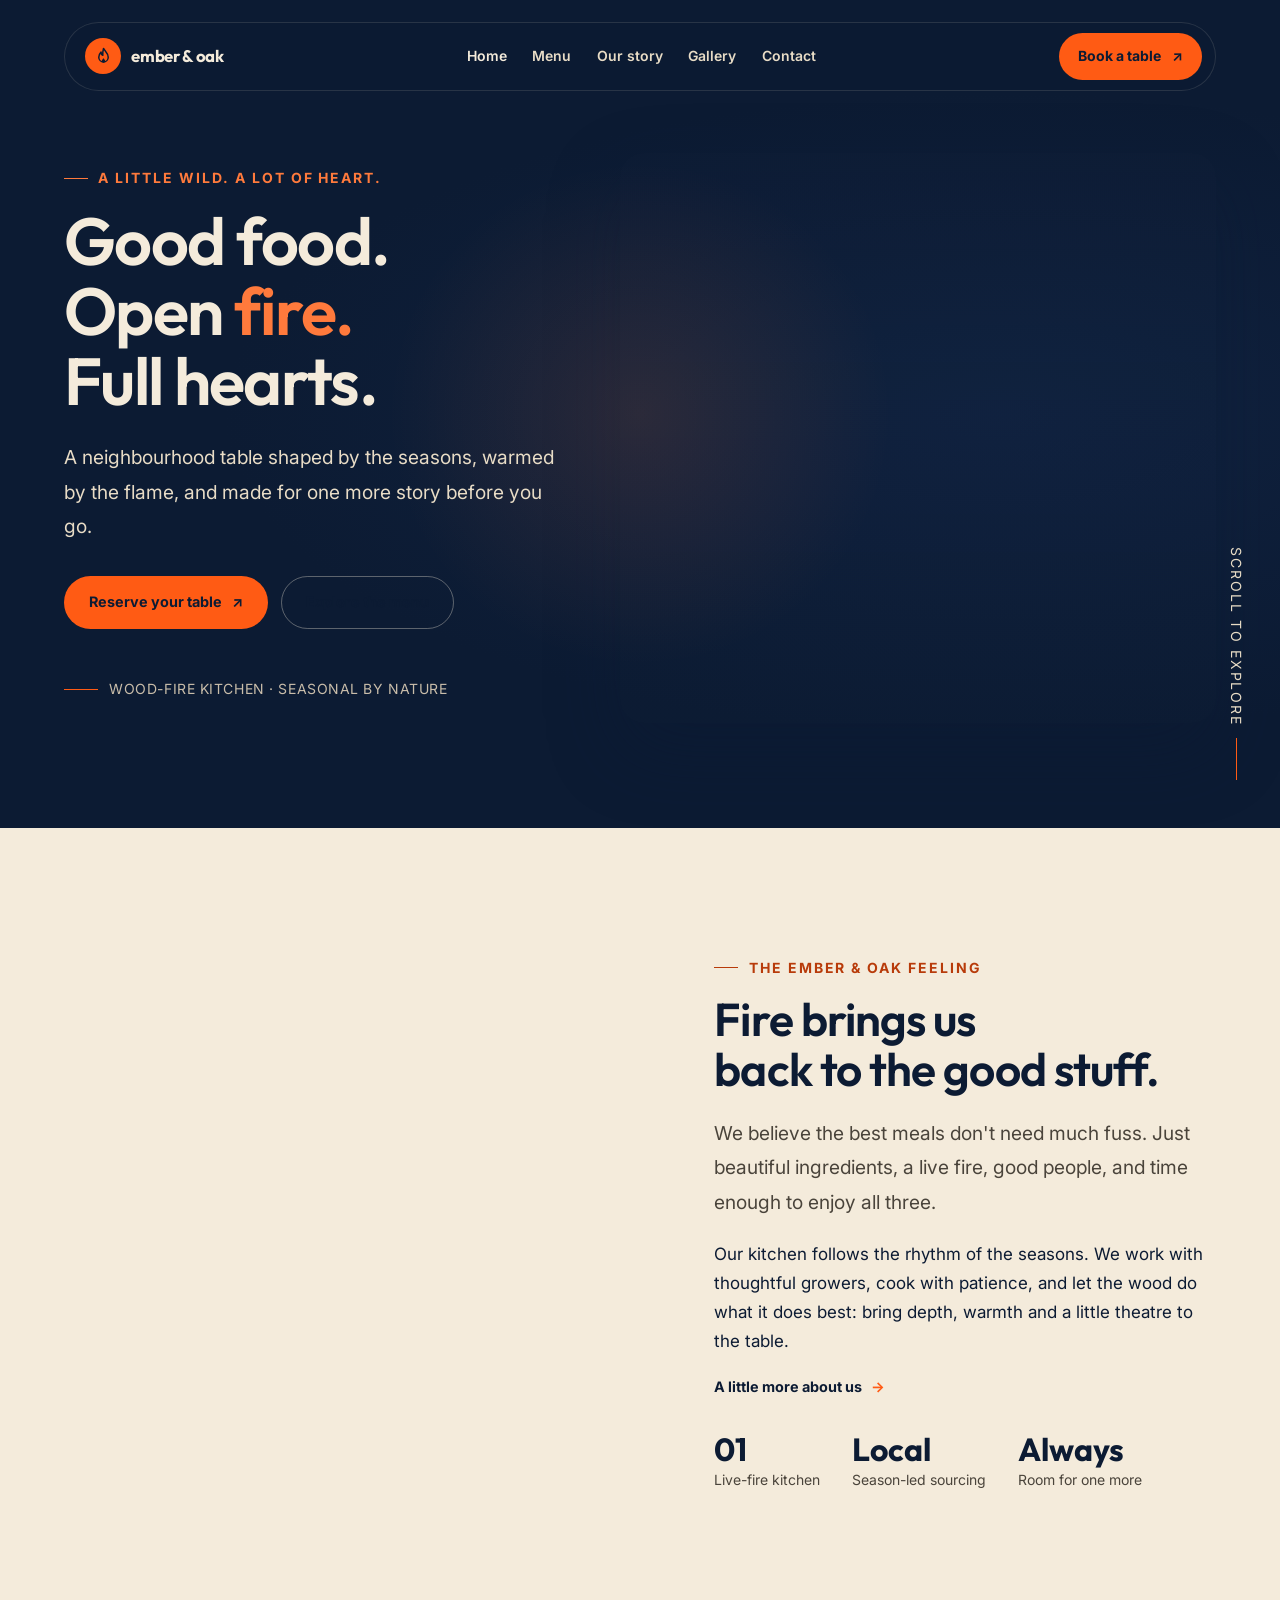
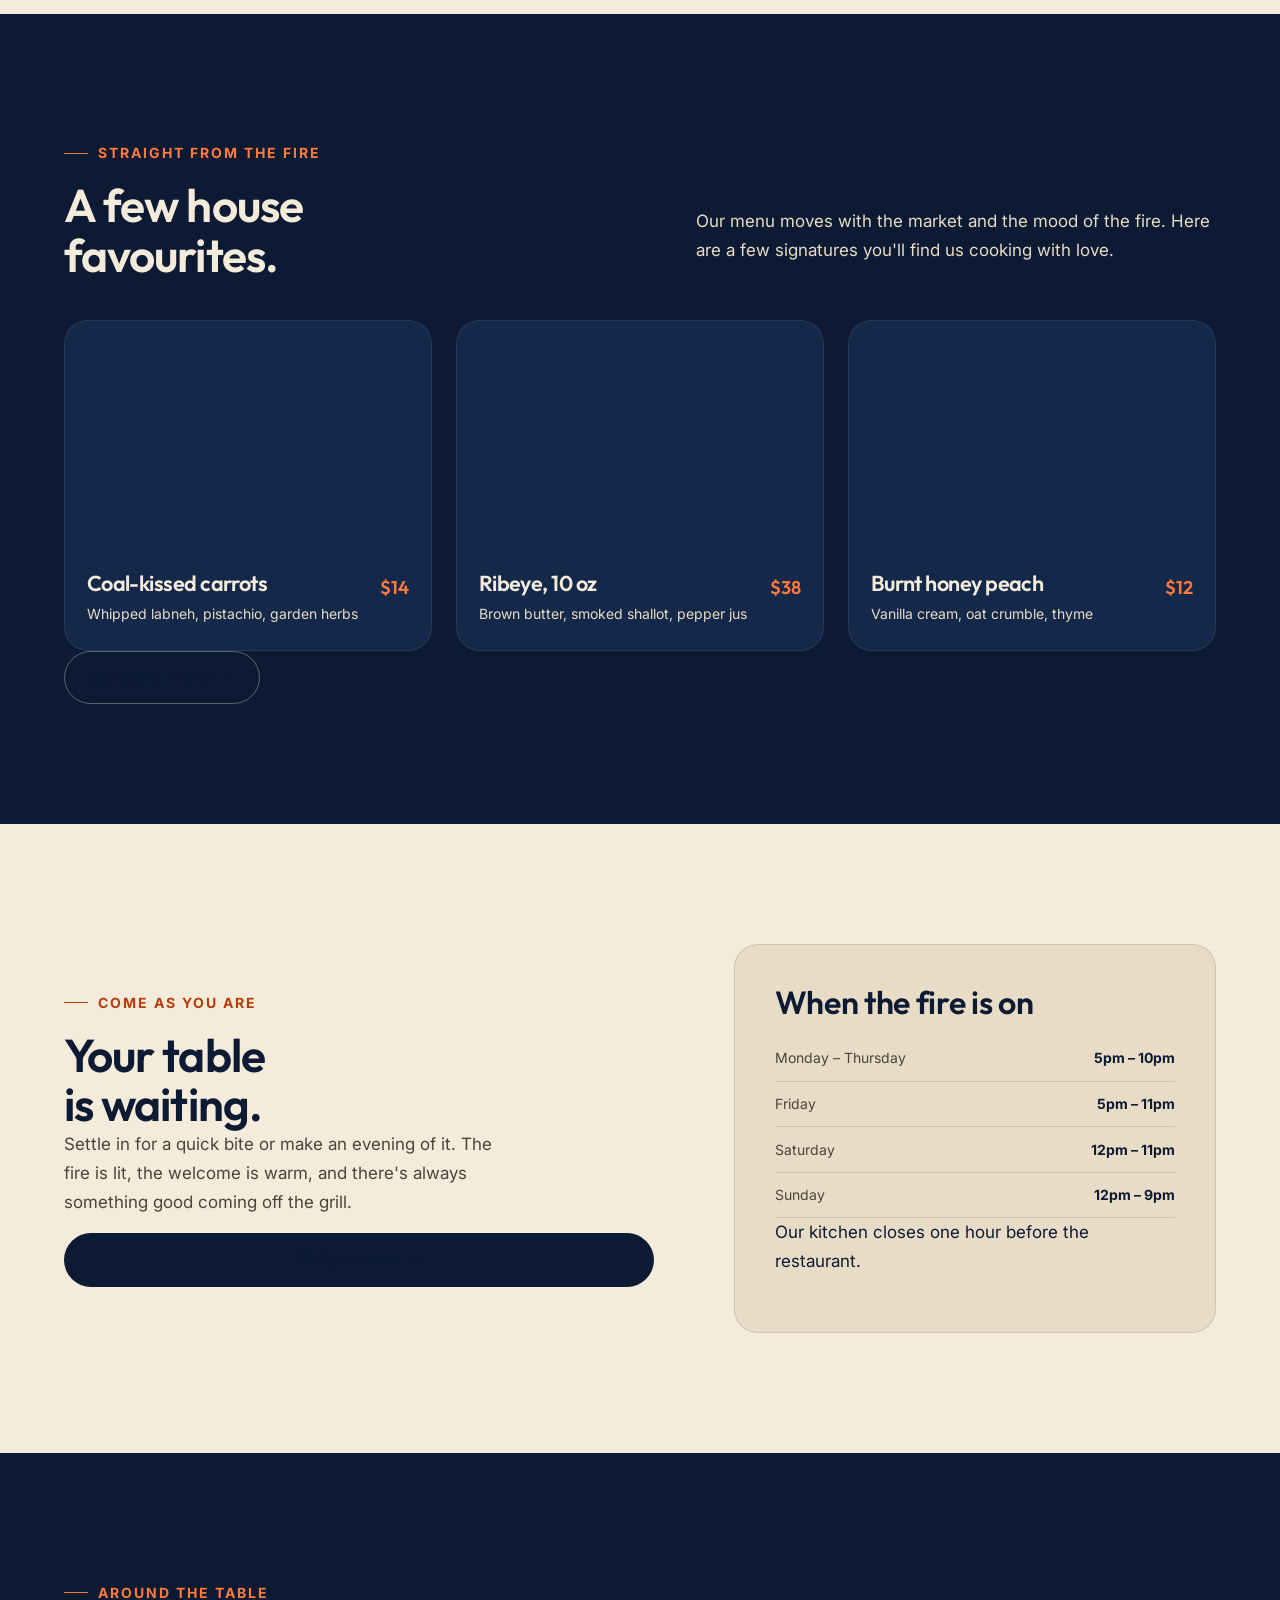
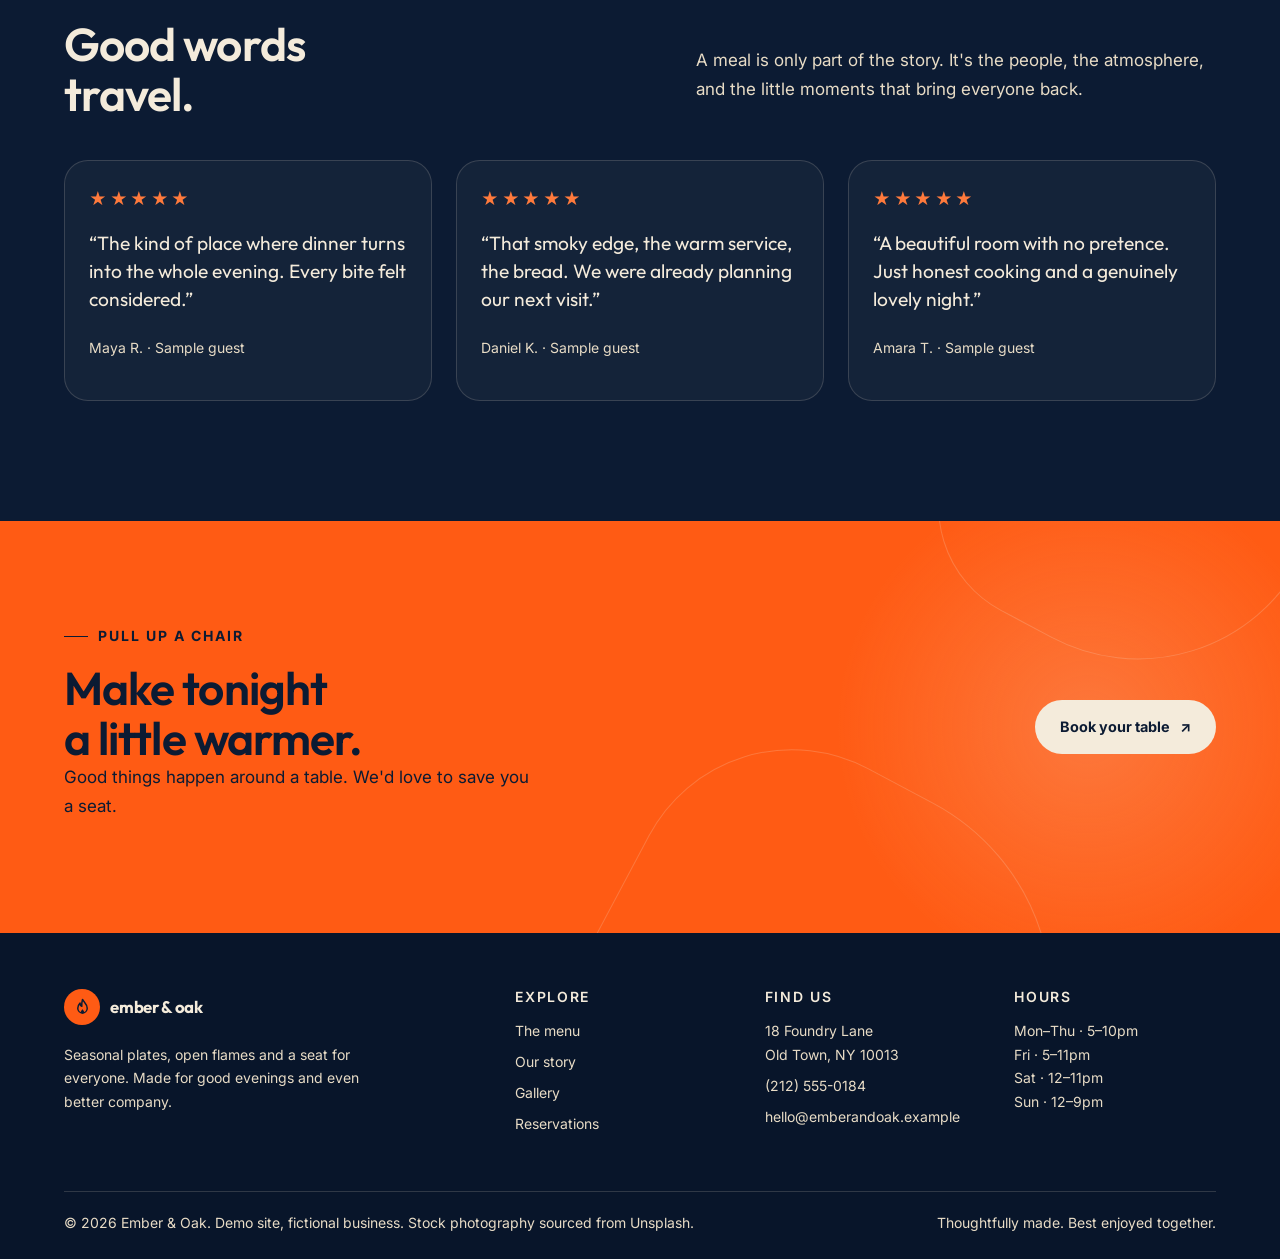
<file: index.html>
<!doctype html>
<html lang="en">
<head>
  <meta charset="utf-8">
  <meta name="viewport" content="width=device-width, initial-scale=1">
  <meta name="theme-color" content="#0C1B33">
  <title>Ember & Oak | Wood-Fire Dining, Thoughtfully Made</title>
  <meta name="description" content="Gather around the fire at Ember & Oak. Seasonal ingredients, open-flame cooking and generous hospitality in the heart of the city.">
  <meta property="og:type" content="website">
  <meta property="og:title" content="Ember & Oak | Wood-Fire Dining">
  <meta property="og:description" content="Seasonal ingredients. Open-flame cooking. A table worth gathering around.">
  <script>document.documentElement.classList.add('js')</script>
  <link rel="preconnect" href="https://fonts.googleapis.com">
  <link rel="preconnect" href="https://fonts.gstatic.com" crossorigin>
  <link href="https://fonts.googleapis.com/css2?family=Inter:wght@400;500;600;700&family=Outfit:wght@400;500;600;700;800&display=swap" rel="stylesheet">
  <meta property="og:image" content="images/ember-og.svg">
  <link rel="stylesheet" href="css/styles.css">
  <script src="js/main.js" defer></script>
</head>
<body>
  <a class="skip-link" href="#main">Skip to content</a>
  <header class="site-header">
    <div class="container">
      <nav class="nav-shell" aria-label="Main navigation">
        <a class="brand" href="index.html" aria-label="Ember and Oak home">
          <span class="brand-mark" aria-hidden="true">
            <svg viewBox="0 0 24 24" fill="none"><path d="M12 2.8c1.7 3.1 5.4 5.2 5.4 10a5.4 5.4 0 1 1-10.8 0c0-2.2 1-4.1 2.6-5.8.1 2 1.1 3.1 2 3.6-.2-3.1.1-5.3.8-7.8Z" stroke="var(--ink)" stroke-width="1.7" stroke-linecap="round" stroke-linejoin="round"/><path d="M12 14.1c1 1.2 1.8 2 1.8 3.1a1.8 1.8 0 1 1-3.6 0c0-.9.6-1.8 1.8-3.1Z" fill="var(--ink)"/></svg>
          </span>
          <span>ember <span class="brand-ampersand">&</span> oak</span>
        </a>
        <div class="nav-links">
          <a href="index.html" aria-current="page">Home</a>
          <a href="menu.html">Menu</a>
          <a href="about.html">Our story</a>
          <a href="gallery.html">Gallery</a>
          <a href="contact.html">Contact</a>
        </div>
        <a class="btn nav-cta" href="reservations.html">Book a table <span aria-hidden="true">↗</span></a>
        <button class="menu-toggle" type="button" aria-label="Open navigation" aria-expanded="false" aria-controls="mobile-nav">
          <svg viewBox="0 0 24 24" fill="none" stroke="currentColor" stroke-width="1.8" stroke-linecap="round"><path d="M4 7h16M4 12h16M4 17h16"/></svg>
        </button>
      </nav>
      <div class="mobile-nav" id="mobile-nav">
        <a href="index.html" aria-current="page">Home</a>
        <a href="menu.html">Menu</a>
        <a href="about.html">Our story</a>
        <a href="gallery.html">Gallery</a>
        <a href="reservations.html">Reservations</a>
        <a href="contact.html">Contact</a>
      </div>
    </div>
  </header>

  <main id="main">
    <section class="hero" aria-labelledby="hero-title">
      <canvas class="hero-mesh" id="hero-mesh" aria-hidden="true"></canvas>
      <div class="container hero-grid">
        <div class="hero-copy">
          <p class="eyebrow">A little wild. A lot of heart.</p>
          <h1 id="hero-title">Good food.<br>Open <em>fire.</em><br>Full hearts.</h1>
          <p class="lead">A neighbourhood table shaped by the seasons, warmed by the flame, and made for one more story before you go.</p>
          <div class="hero-actions">
            <a class="btn" href="reservations.html">Reserve your table <span aria-hidden="true">↗</span></a>
            <a class="btn btn--outline" href="menu.html">Explore the menu</a>
          </div>
          <p class="hero-note">WOOD-FIRE KITCHEN · SEASONAL BY NATURE</p>
        </div>
      <div class="hero-art hero-orbit" aria-hidden="true">
        <svg viewBox="0 0 720 660" role="img">
          <defs>
            <linearGradient id="plate" x1="0" y1="0" x2="1" y2="1"><stop stop-color="#F4E6CF"/><stop offset="1" stop-color="#B9A48D"/></linearGradient>
            <linearGradient id="steak" x1="0" y1="0" x2="1" y2="1"><stop stop-color="#B85B3C"/><stop offset="1" stop-color="#66372F"/></linearGradient>
            <linearGradient id="flame" x1="0" y1="1" x2=".8" y2="0"><stop stop-color="#C9342E"/><stop offset=".55" stop-color="#E77C42"/><stop offset="1" stop-color="#F5C477"/></linearGradient>
          </defs>
          <ellipse cx="382" cy="558" rx="258" ry="40" fill="#090A0B" opacity=".38"/>
          <g transform="translate(60 36)">
            <path d="M145 421 192 142 420 49 585 230 535 493 315 572Z" fill="#D7C6AC" opacity=".14"/>
            <path d="M145 421 192 142 420 49 585 230 535 493 315 572Z" fill="none" stroke="#F4D7B6" stroke-opacity=".24" stroke-width="2"/>
            <g opacity=".8">
              <path d="m192 142 117 100 111-193 15 190-126 121Z" fill="#A65B40"/>
              <path d="m309 242 126-103 150 91-179 78Z" fill="#D68A55"/>
              <path d="m145 421 164-179 111 66-105 264Z" fill="#8C4738"/>
              <path d="m420 308 165-78-50 263-220 79Z" fill="#6E3B32"/>
              <path d="m309 242 126 66-120 264-105-151Z" fill="#B96D4A"/>
            </g>
            <ellipse cx="355" cy="314" rx="210" ry="145" transform="rotate(-13 355 314)" fill="url(#plate)" stroke="#F9F1E5" stroke-width="9"/>
            <ellipse cx="355" cy="314" rx="177" ry="116" transform="rotate(-13 355 314)" fill="#E9DCC8" stroke="#B6A48D" stroke-width="3"/>
            <g transform="rotate(-13 355 314)">
              <path d="M252 293c25-72 137-90 185-37 31 34 12 100-31 125-53 30-173-13-154-88Z" fill="url(#steak)" stroke="#6D342B" stroke-width="7"/>
              <path d="m275 272 105 79M304 244l111 86M337 232l91 73" stroke="#E8A06A" stroke-width="8" stroke-linecap="round" opacity=".72"/>
              <path d="M237 349c-23-19-26-47-8-63M443 334c20-13 29-34 22-53" stroke="#704237" stroke-width="8" stroke-linecap="round"/>
              <g fill="#6D8050"><path d="M195 295q-42-43-17-61 31 8 17 61ZM208 321q-40-15-35-41 29-7 35 41ZM478 304q43-38 59-13-8 29-59 13Z"/></g>
              <g fill="#D79A50"><circle cx="218" cy="381" r="13"/><circle cx="466" cy="371" r="10"/><circle cx="440" cy="230" r="9"/></g>
              <g fill="#9E4A38"><circle cx="227" cy="250" r="9"/><circle cx="471" cy="266" r="8"/></g>
            </g>
            <g transform="translate(475 70)">
              <path d="M36 139c-43-38-18-80 9-102-5 34 20 36 17 0 42 38 49 72 22 103-12 14-34 17-48-1Z" fill="url(#flame)"/>
              <path d="M56 137c-18-19-5-37 7-48 0 17 13 17 13 0 16 19 14 38-2 49-6 4-13 3-18-1Z" fill="#F6D18A"/>
              <path d="M14 155h112M25 169h90" stroke="#C58C60" stroke-width="7" stroke-linecap="round"/>
            </g>
            <g fill="#F1B37B"><circle cx="112" cy="226" r="5"/><circle cx="547" cy="388" r="7"/><circle cx="478" cy="500" r="4"/><circle cx="168" cy="497" r="6"/></g>
          </g>
        </svg>
      </div>
      </div>
      <div class="hero-scroll" aria-hidden="true">Scroll to explore</div>
    </section>

    <section class="section section--paper" aria-labelledby="story-title">
      <div class="container story-grid">
        <div class="story-art reveal" role="img" aria-label="Warmly lit restaurant dining room with dark wood tables">
          <svg viewBox="0 0 560 500" role="img" aria-labelledby="story-art-title story-art-desc">
            <title id="story-art-title">A low-poly wood-fired hearth</title>
            <desc id="story-art-desc">Polygonal illustration of glowing logs and a warm flame inside a stone hearth.</desc>
            <rect width="560" height="500" rx="24" fill="#E8E2D8"/>
            <path d="M72 402V170l208-104 208 104v232Z" fill="#C8B9A7"/>
            <path d="M72 170 280 66v104L72 274Z" fill="#B5A38E"/>
            <path d="m280 66 208 104v104L280 170Z" fill="#D8C9B7"/>
            <path d="M120 402V213l160-78 160 78v189Z" fill="#393638"/>
            <path d="m120 213 160-78v91l-160 78Z" fill="#514744"/>
            <path d="m280 135 160 78v91l-160-78Z" fill="#29282A"/>
            <path d="m170 363 91-90 114 55-93 57Z" fill="#8D5740"/>
            <path d="m261 273 114 55-14 35-113-52Z" fill="#603D34"/>
            <path d="m198 385 90-78 85 41-96 68Z" fill="#A66A49"/>
            <path d="m288 307 85 41-17 27-80-38Z" fill="#704637"/>
            <path d="M235 305c-26-52 19-89 37-133 5 42 36 47 24-4 62 55 65 108 17 140-26 17-64 15-78-3Z" fill="#D95B36"/>
            <path d="M275 301c-14-30 12-55 20-82 10 28 31 37 24-2 33 34 29 68 4 87-16 11-40 8-48-3Z" fill="#F0A04F"/>
            <path d="M290 302c-7-18 7-29 14-42 6 17 15 20 12-1 17 18 12 36-1 44-10 6-21 4-25-1Z" fill="#F7D58C"/>
            <path d="M90 402h380" stroke="#9B8976" stroke-width="12" stroke-linecap="round"/>
          </svg>
        </div>
        <div class="story-copy reveal reveal-delay-1">
          <p class="eyebrow">The Ember & Oak feeling</p>
          <h2 id="story-title">Fire brings us<br>back to <span class="accent-text">the good stuff.</span></h2>
          <p class="lead">We believe the best meals don't need much fuss. Just beautiful ingredients, a live fire, good people, and time enough to enjoy all three.</p>
          <p>Our kitchen follows the rhythm of the seasons. We work with thoughtful growers, cook with patience, and let the wood do what it does best: bring depth, warmth and a little theatre to the table.</p>
          <a class="text-link" href="about.html">A little more about us <span aria-hidden="true">→</span></a>
          <div class="story-stats">
            <div class="stat"><strong>01</strong><span>Live-fire kitchen</span></div>
            <div class="stat"><strong>Local</strong><span>Season-led sourcing</span></div>
            <div class="stat"><strong>Always</strong><span>Room for one more</span></div>
          </div>
        </div>
      </div>
    </section>

    <section class="section" aria-labelledby="dishes-title">
      <div class="container">
        <div class="section-heading reveal">
          <div><p class="eyebrow">Straight from the fire</p><h2 id="dishes-title">A few house<br>favourites.</h2></div>
          <p>Our menu moves with the market and the mood of the fire. Here are a few signatures you'll find us cooking with love.</p>
        </div>
        <div class="dish-grid">
          <article class="dish-card reveal">
            <div class="dish-art" role="img" aria-label="Photograph of a seasonal restaurant dish">
              <svg viewBox="0 0 340 230" role="img" aria-label="Low-poly illustration of charred carrots with green herbs">
                <ellipse cx="170" cy="185" rx="115" ry="19" fill="#151618" opacity=".4"/><ellipse cx="170" cy="151" rx="124" ry="55" fill="#E9DCC8" stroke="#B9A58D" stroke-width="5"/>
                <path d="m99 139 24-70 21 4-11 75Z" fill="#D8783F"/><path d="m123 73 21-5-11 80-14 0Z" fill="#EFAC62"/><path d="m151 151 4-85 23-4 3 91Z" fill="#C45B35"/><path d="m155 66 23-4 3 91-16-3Z" fill="#E78B4D"/><path d="m198 151 25-73 19 7-18 74Z" fill="#D8783F"/>
                <g fill="#829267"><path d="M124 70q-24-31-4-39 17 16 4 39ZM137 69q-3-35 18-35 5 23-18 35ZM165 62q-12-33 8-40 14 18-8 40ZM180 64q9-32 29-22-1 22-29 22ZM220 82q8-31 28-24-1 22-28 24Z"/></g>
                <g fill="#F2C77D"><circle cx="110" cy="159" r="4"/><circle cx="238" cy="157" r="4"/><circle cx="147" cy="171" r="3"/></g>
              </svg>
            </div>
            <div class="dish-info"><div><h3>Coal-kissed carrots</h3><p>Whipped labneh, pistachio, garden herbs</p></div><span class="dish-price">$14</span></div>
          </article>
          <article class="dish-card reveal reveal-delay-1">
            <div class="dish-art">
              <svg viewBox="0 0 340 230" role="img" aria-label="Low-poly illustration of wood-fired steak with herbs">
                <ellipse cx="170" cy="184" rx="116" ry="18" fill="#151618" opacity=".4"/><ellipse cx="170" cy="151" rx="126" ry="54" fill="#E9DCC8" stroke="#B9A58D" stroke-width="5"/>
                <path d="M91 136c8-51 80-70 126-39 39 27 29 73-12 86-49 16-123 2-114-47Z" fill="#934936" stroke="#63382E" stroke-width="5"/>
                <path d="m108 113 93 56M131 90l91 55M163 84l73 46" stroke="#E8A16D" stroke-width="8" stroke-linecap="round"/>
                <g fill="#7B8B5B"><path d="M94 111q-32-31-14-44 24 9 14 44ZM107 100q-2-35 19-35 7 23-19 35ZM226 114q23-30 39-13-8 23-39 13Z"/></g>
                <g fill="#DCA45C"><circle cx="114" cy="166" r="7"/><circle cx="229" cy="163" r="6"/><circle cx="246" cy="134" r="5"/></g>
              </svg>
            </div>
            <div class="dish-info"><div><h3>Ribeye, 10 oz</h3><p>Brown butter, smoked shallot, pepper jus</p></div><span class="dish-price">$38</span></div>
          </article>
          <article class="dish-card reveal reveal-delay-2">
            <div class="dish-art">
              <svg viewBox="0 0 340 230" role="img" aria-label="Low-poly illustration of a roasted peach dessert">
                <ellipse cx="170" cy="185" rx="116" ry="18" fill="#151618" opacity=".4"/><ellipse cx="170" cy="151" rx="126" ry="54" fill="#E9DCC8" stroke="#B9A58D" stroke-width="5"/>
                <path d="M108 153c-21-32 7-74 44-67 14-28 58-16 66 14 22 38-10 74-55 70-23 7-44 1-55-17Z" fill="#D77B4D"/>
                <path d="M152 90c-13 27-8 56 10 79 19-13 34-40 27-66-9-15-25-20-37-13Z" fill="#EAA36A"/>
                <path d="M155 88q-2-30 21-38 12 21-21 38Z" fill="#6D8357"/><path d="M170 84q20-29 39-15-11 23-39 15Z" fill="#8A9B6A"/>
                <path d="M119 145q-18-13-11-29 18 0 23 20Z" fill="#F2D8A9"/><path d="M215 149q18-18 31-6-6 18-31 6Z" fill="#F2D8A9"/>
                <g fill="#F5E7CF"><circle cx="145" cy="160" r="7"/><circle cx="195" cy="158" r="6"/><circle cx="229" cy="128" r="5"/></g>
              </svg>
            </div>
            <div class="dish-info"><div><h3>Burnt honey peach</h3><p>Vanilla cream, oat crumble, thyme</p></div><span class="dish-price">$12</span></div>
          </article>
        </div>
        <div class="top-gap"><a class="btn btn--outline" href="menu.html">See the full menu <span aria-hidden="true">→</span></a></div>
      </div>
    </section>

    <section class="section section--paper" aria-labelledby="visit-title">
      <div class="container visit-grid">
        <div class="visit-aside reveal">
          <p class="eyebrow">Come as you are</p>
          <h2 id="visit-title">Your table<br>is waiting.</h2>
          <p>Settle in for a quick bite or make an evening of it. The fire is lit, the welcome is warm, and there's always something good coming off the grill.</p>
          <a class="btn btn--dark" href="reservations.html">Find your table <span aria-hidden="true">↗</span></a>
        </div>
        <div class="visit-card reveal reveal-delay-1">
          <h3>When the fire is on</h3>
          <div class="hours-row"><span>Monday – Thursday</span><strong>5pm – 10pm</strong></div>
          <div class="hours-row"><span>Friday</span><strong>5pm – 11pm</strong></div>
          <div class="hours-row"><span>Saturday</span><strong>12pm – 11pm</strong></div>
          <div class="hours-row"><span>Sunday</span><strong>12pm – 9pm</strong></div>
          <p class="hours-note">Our kitchen closes one hour before the restaurant.</p>
        </div>
      </div>
    </section>

    <section class="section" aria-labelledby="voices-title">
      <div class="container">
        <div class="section-heading reveal">
          <div><p class="eyebrow">Around the table</p><h2 id="voices-title">Good words<br>travel.</h2></div>
          <p>A meal is only part of the story. It's the people, the atmosphere, and the little moments that bring everyone back.</p>
        </div>
        <div class="quote-grid">
          <article class="quote-card reveal"><div class="quote-stars" role="img" aria-label="5 out of 5 stars">★★★★★</div><blockquote>“The kind of place where dinner turns into the whole evening. Every bite felt considered.”</blockquote><p class="quote-person">Maya R. · Sample guest</p></article>
          <article class="quote-card reveal reveal-delay-1"><div class="quote-stars" role="img" aria-label="5 out of 5 stars">★★★★★</div><blockquote>“That smoky edge, the warm service, the bread. We were already planning our next visit.”</blockquote><p class="quote-person">Daniel K. · Sample guest</p></article>
          <article class="quote-card reveal reveal-delay-2"><div class="quote-stars" role="img" aria-label="5 out of 5 stars">★★★★★</div><blockquote>“A beautiful room with no pretence. Just honest cooking and a genuinely lovely night.”</blockquote><p class="quote-person">Amara T. · Sample guest</p></article>
        </div>
      </div>
    </section>

    <section class="reservation-cta" aria-labelledby="cta-title">
      <div class="container cta-inner reveal">
        <div><p class="eyebrow eyebrow--cta">Pull up a chair</p><h2 id="cta-title">Make tonight<br>a little warmer.</h2><p>Good things happen around a table. We'd love to save you a seat.</p></div>
        <a class="btn" href="reservations.html">Book your table <span aria-hidden="true">↗</span></a>
      </div>
    </section>
  </main>

  <footer class="site-footer">
    <div class="container">
      <div class="footer-grid">
        <div class="footer-brand">
          <a class="brand" href="index.html"><span class="brand-mark" aria-hidden="true"><svg viewBox="0 0 24 24" fill="none"><path d="M12 2.8c1.7 3.1 5.4 5.2 5.4 10a5.4 5.4 0 1 1-10.8 0c0-2.2 1-4.1 2.6-5.8.1 2 1.1 3.1 2 3.6-.2-3.1.1-5.3.8-7.8Z" stroke="var(--ink)" stroke-width="1.7" stroke-linecap="round" stroke-linejoin="round"/><path d="M12 14.1c1 1.2 1.8 2 1.8 3.1a1.8 1.8 0 1 1-3.6 0c0-.9.6-1.8 1.8-3.1Z" fill="var(--ink)"/></svg></span><span>ember <span class="brand-ampersand">&</span> oak</span></a>
          <p>Seasonal plates, open flames and a seat for everyone. Made for good evenings and even better company.</p>
        </div>
        <div class="footer-col"><h3>Explore</h3><a href="menu.html">The menu</a><a href="about.html">Our story</a><a href="gallery.html">Gallery</a><a href="reservations.html">Reservations</a></div>
        <div class="footer-col"><h3>Find us</h3><p>18 Foundry Lane<br>Old Town, NY 10013</p><a href="tel:+12125550184">(212) 555-0184</a><a href="mailto:hello@emberandoak.example">hello@emberandoak.example</a></div>
        <div class="footer-col"><h3>Hours</h3><p>Mon–Thu · 5–10pm<br>Fri · 5–11pm<br>Sat · 12–11pm<br>Sun · 12–9pm</p></div>
      </div>
      <div class="footer-bottom"><span>© 2026 Ember & Oak. Demo site, fictional business. Stock photography sourced from Unsplash.</span><span>Thoughtfully made. Best enjoyed together.</span></div>
    </div>
  </footer>
</body>
</html>
</file>
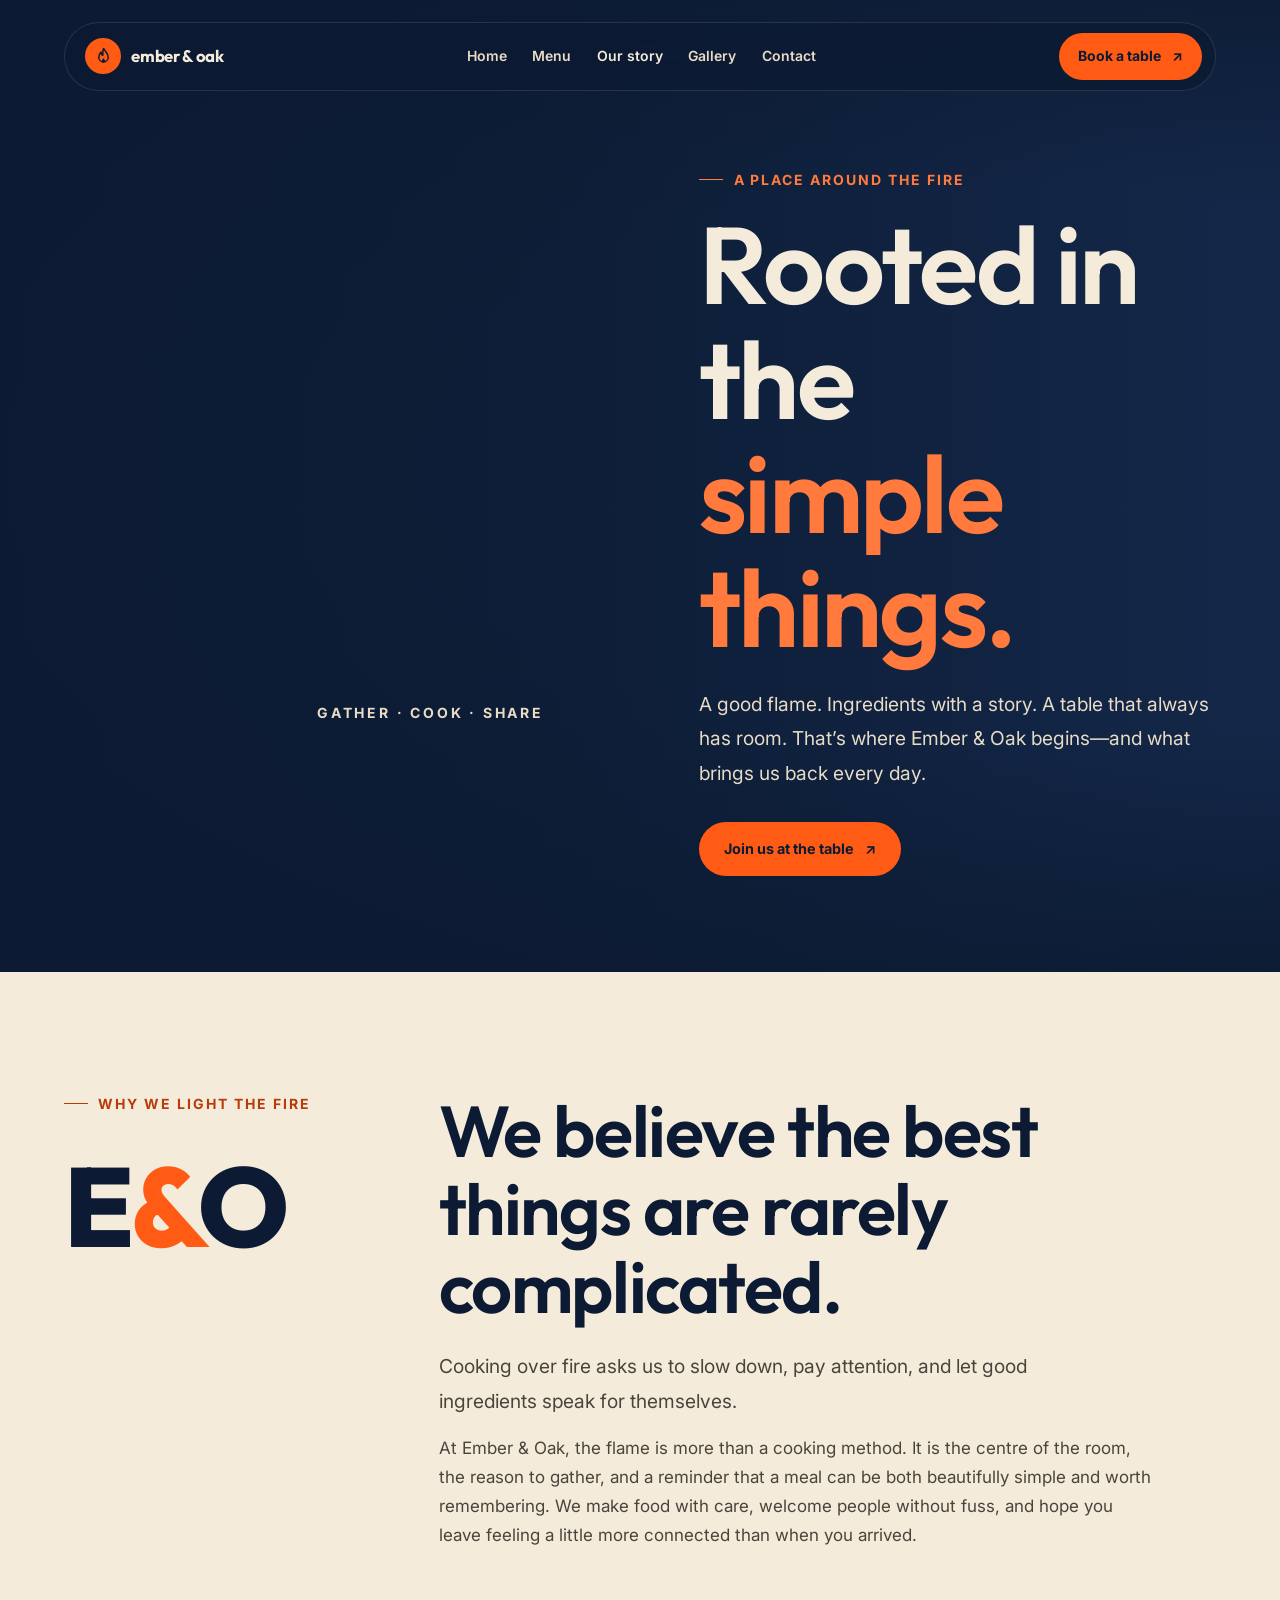
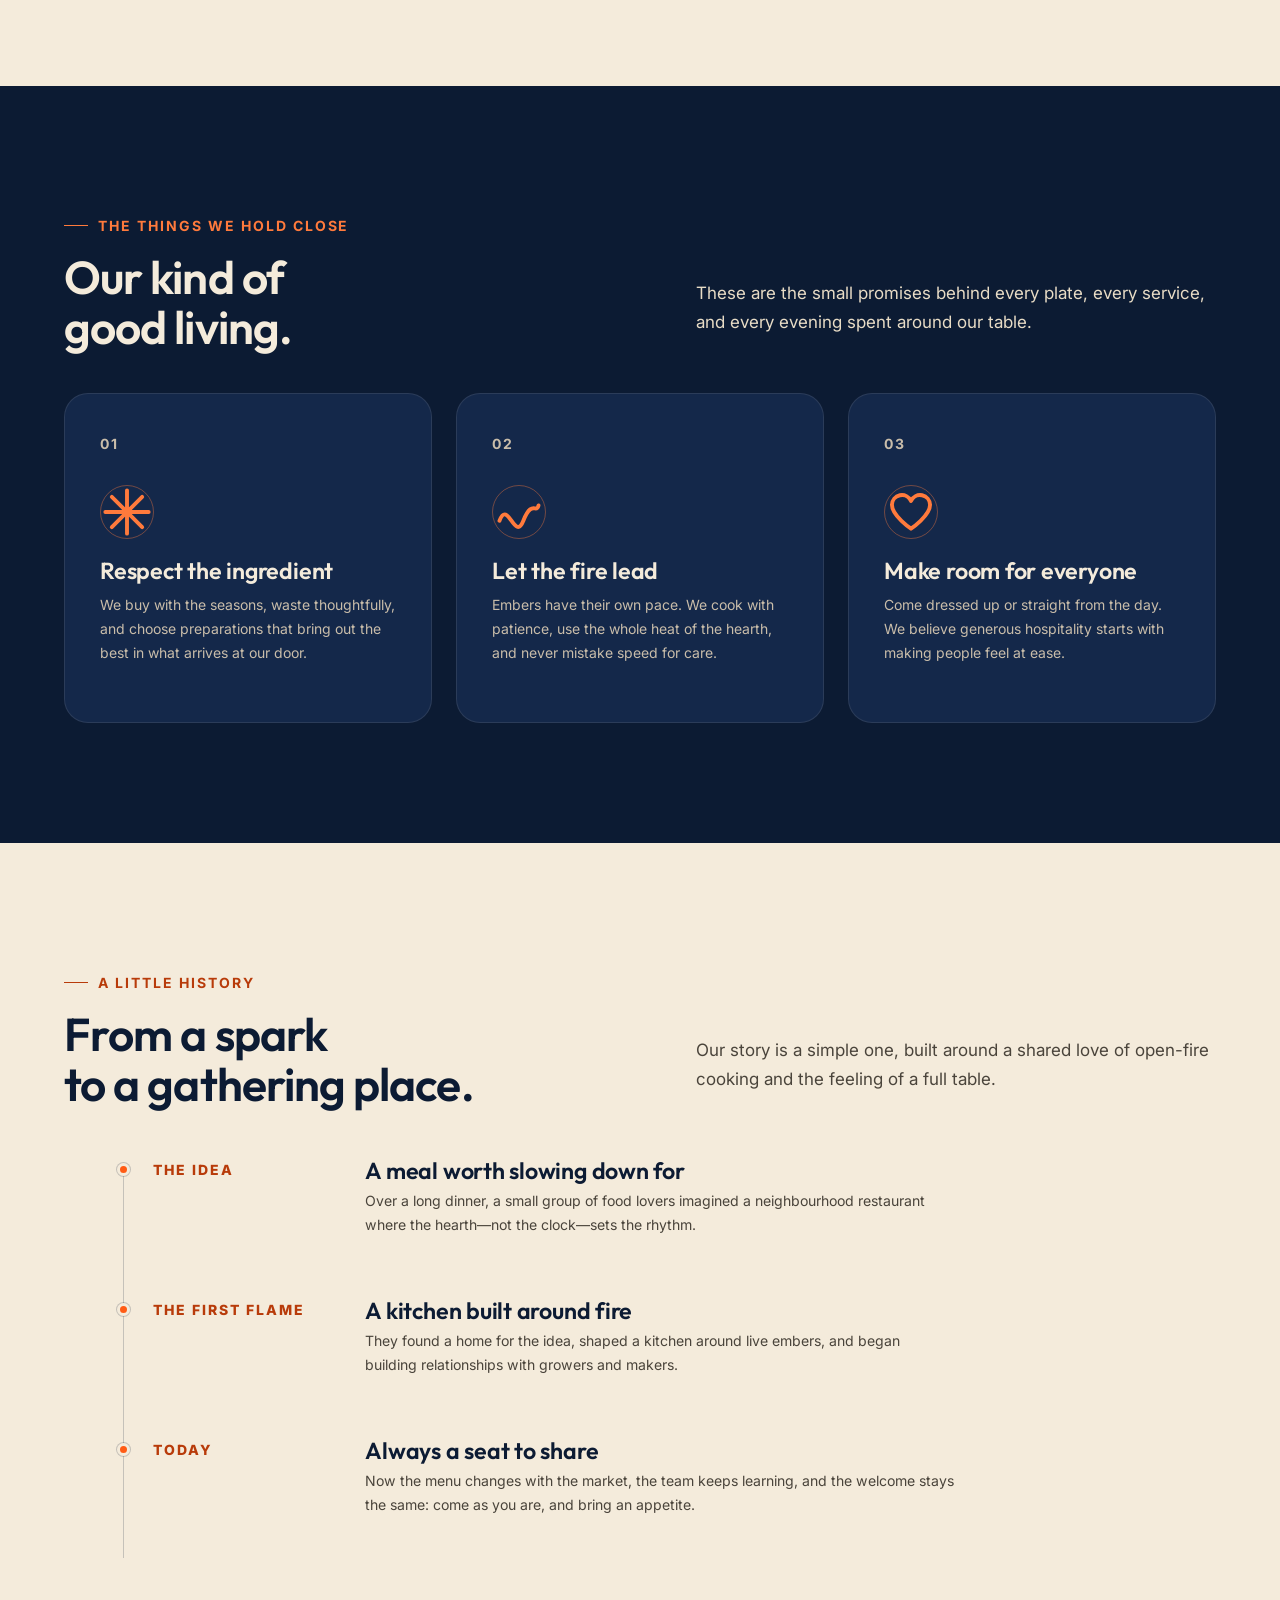
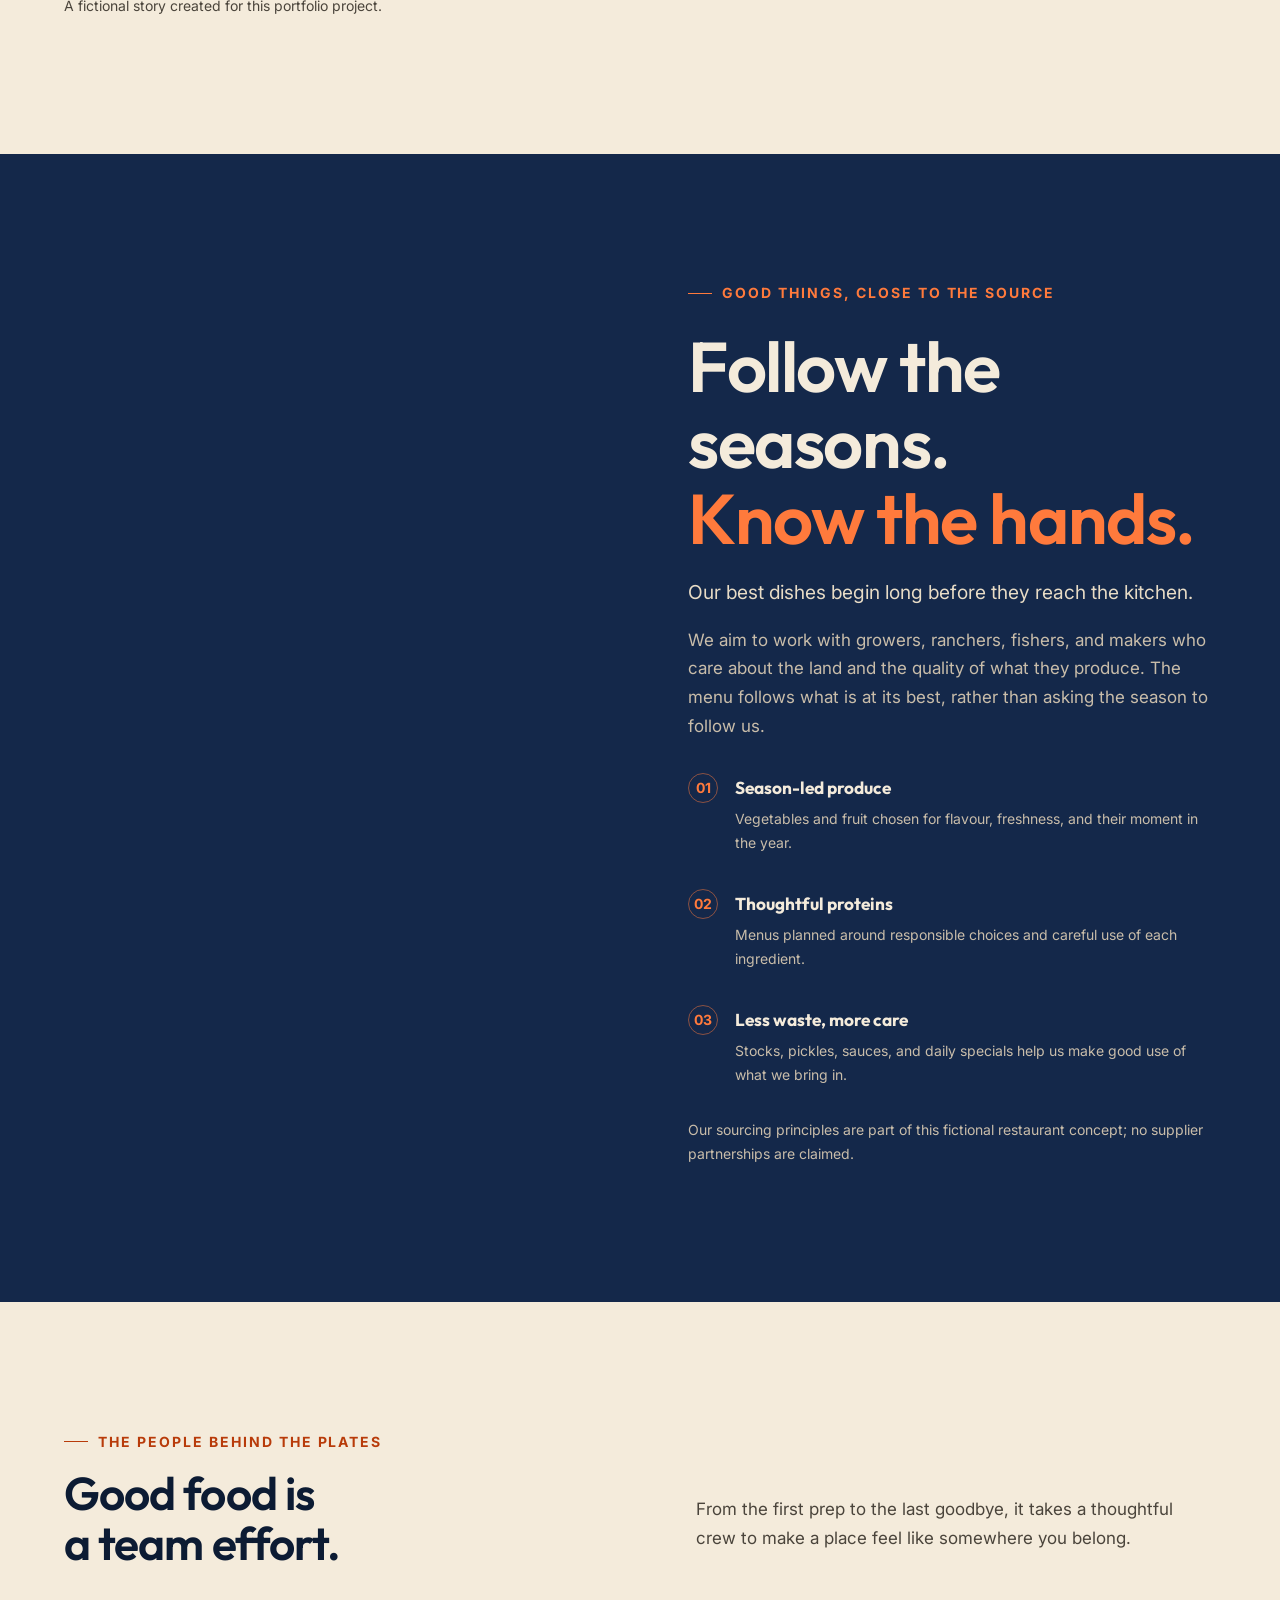
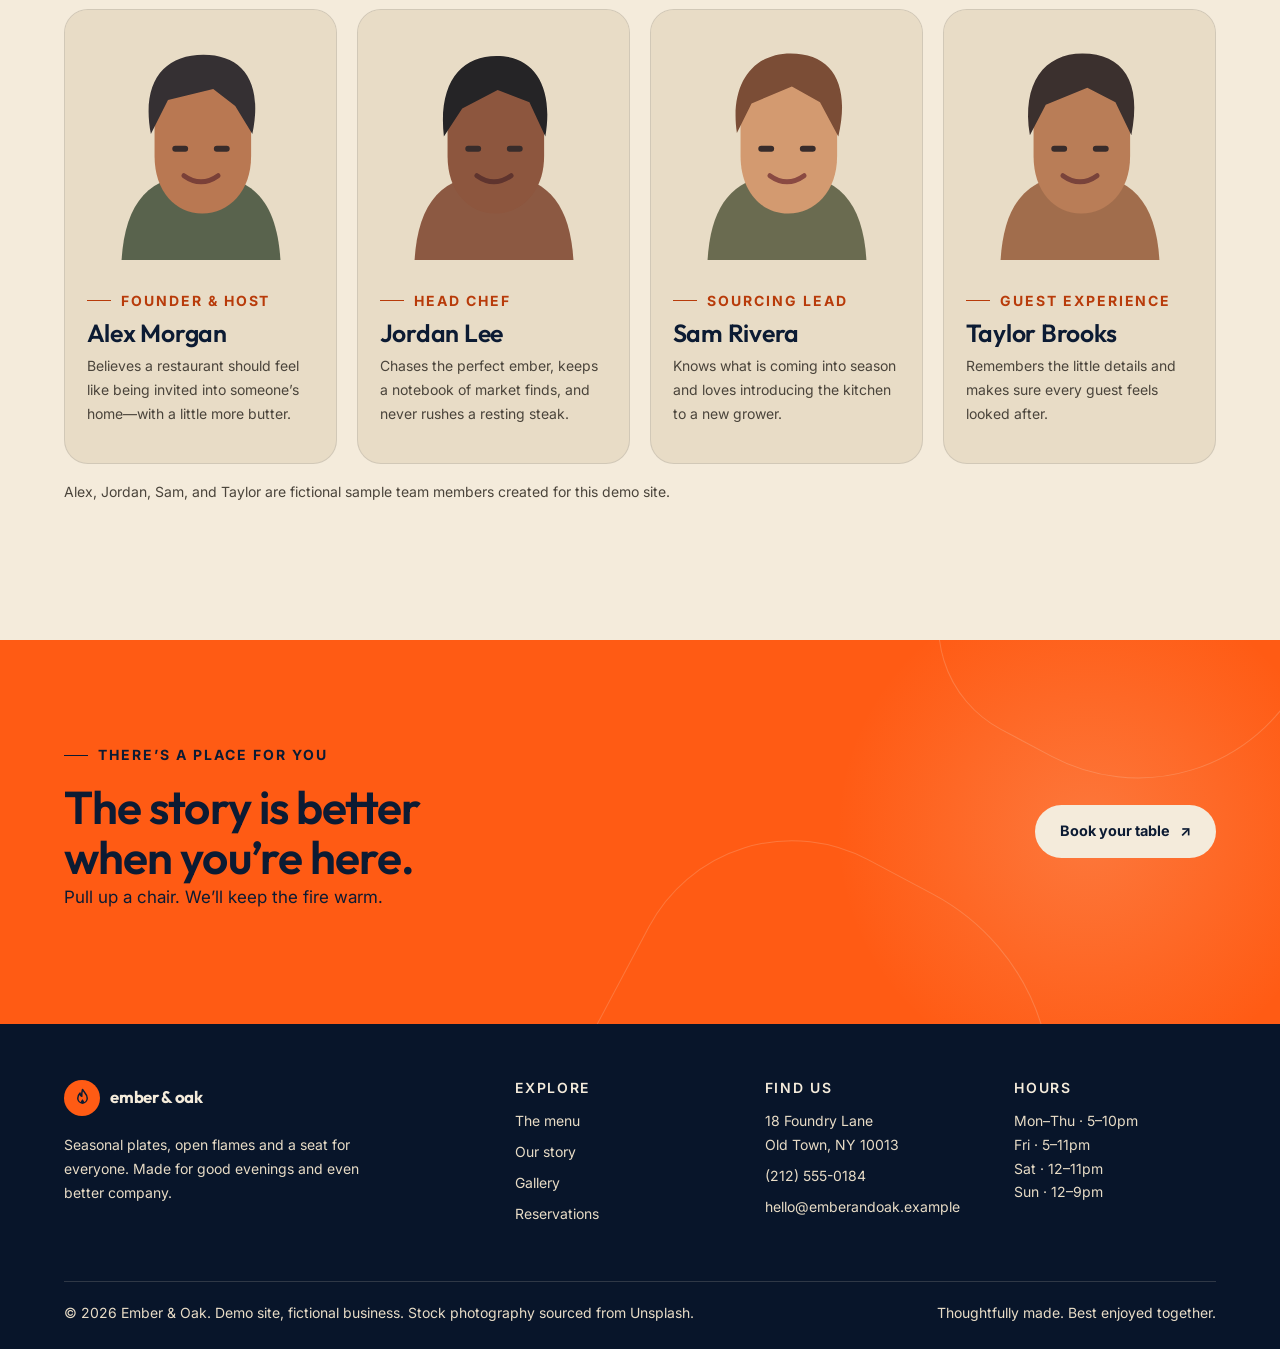
<file: about.html>
<!doctype html>
<html lang="en">
<head>
  <meta charset="utf-8">
  <meta name="viewport" content="width=device-width, initial-scale=1">
  <meta name="theme-color" content="#0C1B33">
  <title>Our Story | Ember & Oak Wood-Fire Kitchen</title>
  <meta name="description" content="Meet the people and principles behind Ember & Oak: seasonal sourcing, patient cooking over live fire, and generous hospitality.">
  <meta property="og:type" content="website">
  <meta property="og:title" content="Our Story | Ember & Oak">
  <meta property="og:description" content="A little about the fire, the people, and the good things that bring us together.">
  <script>document.documentElement.classList.add('js')</script>
  <link rel="preconnect" href="https://fonts.googleapis.com">
  <link rel="preconnect" href="https://fonts.gstatic.com" crossorigin>
  <link href="https://fonts.googleapis.com/css2?family=Inter:wght@400;500;600;700&family=Outfit:wght@400;500;600;700;800&display=swap" rel="stylesheet">
  <meta property="og:image" content="images/ember-og.svg">
  <link rel="stylesheet" href="css/styles.css">
  <script src="js/main.js" defer></script>
</head>
<body class="about-page">
  <a class="skip-link" href="#main">Skip to content</a>
  <header class="site-header">
    <div class="container">
      <nav class="nav-shell" aria-label="Main navigation">
        <a class="brand" href="index.html" aria-label="Ember and Oak home">
          <span class="brand-mark" aria-hidden="true"><svg viewBox="0 0 24 24" fill="none"><path d="M12 2.8c1.7 3.1 5.4 5.2 5.4 10a5.4 5.4 0 1 1-10.8 0c0-2.2 1-4.1 2.6-5.8.1 2 1.1 3.1 2 3.6-.2-3.1.1-5.3.8-7.8Z" stroke="var(--ink)" stroke-width="1.7" stroke-linecap="round" stroke-linejoin="round"/><path d="M12 14.1c1 1.2 1.8 2 1.8 3.1a1.8 1.8 0 1 1-3.6 0c0-.9.6-1.8 1.8-3.1Z" fill="var(--ink)"/></svg></span>
          <span>ember <span class="brand-ampersand">&</span> oak</span>
        </a>
        <div class="nav-links">
          <a href="index.html">Home</a><a href="menu.html">Menu</a><a href="about.html" aria-current="page">Our story</a><a href="gallery.html">Gallery</a><a href="contact.html">Contact</a>
        </div>
        <a class="btn nav-cta" href="reservations.html">Book a table <span aria-hidden="true">↗</span></a>
        <button class="menu-toggle" type="button" aria-label="Open navigation" aria-expanded="false" aria-controls="mobile-nav">
          <svg viewBox="0 0 24 24" fill="none" stroke="currentColor" stroke-width="1.8" stroke-linecap="round"><path d="M4 7h16M4 12h16M4 17h16"/></svg>
        </button>
      </nav>
      <div class="mobile-nav" id="mobile-nav">
        <a href="index.html">Home</a><a href="menu.html">Menu</a><a href="about.html" aria-current="page">Our story</a><a href="gallery.html">Gallery</a><a href="reservations.html">Reservations</a><a href="contact.html">Contact</a>
      </div>
    </div>
  </header>

  <main id="main">
    <section class="about-hero" aria-labelledby="about-title">
      <div class="container about-hero-inner">
        <div class="about-hero-copy">
          <p class="eyebrow">A place around the fire</p>
          <h1 id="about-title">Rooted in the<br><em>simple things.</em></h1>
          <p class="lead">A good flame. Ingredients with a story. A table that always has room. That’s where Ember & Oak begins—and what brings us back every day.</p>
          <a class="btn" href="reservations.html">Join us at the table <span aria-hidden="true">↗</span></a>
        </div>
        <div class="about-hero-art" role="img" aria-label="Warm wood-fire restaurant kitchen interior" aria-hidden="true">
          <svg viewBox="0 0 560 520">
            <defs><linearGradient id="hearthStone" x1="0" y1="0" x2="1" y2="1"><stop stop-color="#BFA58A"/><stop offset="1" stop-color="#665348"/></linearGradient><linearGradient id="storyFlame" x1="0" y1="1" x2="1" y2="0"><stop stop-color="#C9342E"/><stop offset=".6" stop-color="#E78348"/><stop offset="1" stop-color="#F4C477"/></linearGradient></defs>
            <path d="M65 462V172L280 55l215 117v290Z" fill="url(#hearthStone)" opacity=".9"/>
            <path d="m65 172 215-117v118L65 290Z" fill="#9D826D"/><path d="m280 55 215 117v118L280 173Z" fill="#D0B99E"/>
            <path d="M116 462V236l164-89 164 89v226Z" fill="#29272A"/><path d="m116 236 164-89v93l-164 91Z" fill="#403638"/><path d="m280 147 164 89v93l-164-89Z" fill="#201F21"/>
            <path d="m145 421 118-105 129 69-111 70Z" fill="#A96B49"/><path d="m263 316 129 69-17 39-126-66Z" fill="#704638"/><path d="m181 448 103-93 91 49-109 73Z" fill="#C08050"/>
            <path d="M226 341c-37-58 11-111 42-158 4 52 41 58 34-5 72 66 75 129 20 167-31 21-78 18-96-4Z" fill="url(#storyFlame)"/>
            <path d="M272 344c-20-36 14-66 23-99 13 33 36 43 30-3 38 42 33 79 4 101-19 14-47 11-57 1Z" fill="#F6BD70"/>
            <path d="M292 346c-9-19 8-34 16-49 7 20 18 22 14-2 20 21 15 42-2 52-12 7-23 4-28-1Z" fill="#F8E0A8"/>
            <g fill="#F0B47B"><circle cx="102" cy="116" r="5"/><circle cx="458" cy="133" r="7"/><circle cx="470" cy="405" r="4"/><circle cx="88" cy="380" r="6"/></g>
            <path d="M50 463h460" stroke="#D7C1A7" stroke-width="10" stroke-linecap="round"/>
          </svg>
          <span class="about-art-note">GATHER · COOK · SHARE</span>
        </div>
      </div>
      
    </section>

    <section class="section section--paper" aria-labelledby="belief-title">
      <div class="container about-intro-grid">
        <div class="about-intro-label reveal"><p class="eyebrow">Why we light the fire</p><span class="about-big-mark">E<span>&</span>O</span></div>
        <div class="about-intro-copy reveal reveal-delay-1">
          <h2 id="belief-title">We believe the best things are rarely complicated.</h2>
          <p class="lead">Cooking over fire asks us to slow down, pay attention, and let good ingredients speak for themselves.</p>
          <p>At Ember & Oak, the flame is more than a cooking method. It is the centre of the room, the reason to gather, and a reminder that a meal can be both beautifully simple and worth remembering. We make food with care, welcome people without fuss, and hope you leave feeling a little more connected than when you arrived.</p>
        </div>
      </div>
    </section>

    <section class="section about-values" aria-labelledby="values-title">
      <div class="container">
        <div class="section-heading reveal"><div><p class="eyebrow">The things we hold close</p><h2 id="values-title">Our kind of<br>good living.</h2></div><p>These are the small promises behind every plate, every service, and every evening spent around our table.</p></div>
        <div class="values-grid">
          <article class="value-card reveal"><span class="value-number">01</span><div class="value-icon" aria-hidden="true"><svg viewBox="0 0 24 24"><path d="M12 2v20M2 12h20M5 5l14 14M19 5 5 19" fill="none" stroke="currentColor" stroke-width="1.8" stroke-linecap="round"/></svg></div><h3>Respect the ingredient</h3><p>We buy with the seasons, waste thoughtfully, and choose preparations that bring out the best in what arrives at our door.</p></article>
          <article class="value-card reveal reveal-delay-1"><span class="value-number">02</span><div class="value-icon" aria-hidden="true"><svg viewBox="0 0 24 24"><path d="M3 16c4-10 7 10 11 0s6-3 7-7" fill="none" stroke="currentColor" stroke-width="1.8" stroke-linecap="round"/></svg></div><h3>Let the fire lead</h3><p>Embers have their own pace. We cook with patience, use the whole heat of the hearth, and never mistake speed for care.</p></article>
          <article class="value-card reveal reveal-delay-2"><span class="value-number">03</span><div class="value-icon" aria-hidden="true"><svg viewBox="0 0 24 24"><path d="M20.8 8.7c0 5.1-8.8 11-8.8 11s-8.8-5.9-8.8-11a4.6 4.6 0 0 1 8.8-1.8 4.6 4.6 0 0 1 8.8 1.8Z" fill="none" stroke="currentColor" stroke-width="1.8" stroke-linejoin="round"/></svg></div><h3>Make room for everyone</h3><p>Come dressed up or straight from the day. We believe generous hospitality starts with making people feel at ease.</p></article>
        </div>
      </div>
    </section>

    <section class="section section--paper about-timeline" aria-labelledby="timeline-title">
      <div class="container">
        <div class="section-heading reveal"><div><p class="eyebrow">A little history</p><h2 id="timeline-title">From a spark<br>to a gathering place.</h2></div><p>Our story is a simple one, built around a shared love of open-fire cooking and the feeling of a full table.</p></div>
        <ol class="timeline">
          <li class="timeline-item reveal"><span class="timeline-year">The idea</span><div><h3>A meal worth slowing down for</h3><p>Over a long dinner, a small group of food lovers imagined a neighbourhood restaurant where the hearth—not the clock—sets the rhythm.</p></div></li>
          <li class="timeline-item reveal"><span class="timeline-year">The first flame</span><div><h3>A kitchen built around fire</h3><p>They found a home for the idea, shaped a kitchen around live embers, and began building relationships with growers and makers.</p></div></li>
          <li class="timeline-item reveal"><span class="timeline-year">Today</span><div><h3>Always a seat to share</h3><p>Now the menu changes with the market, the team keeps learning, and the welcome stays the same: come as you are, and bring an appetite.</p></div></li>
        </ol>
        <p class="timeline-note">A fictional story created for this portfolio project.</p>
      </div>
    </section>

    <section class="section about-sourcing" aria-labelledby="sourcing-title">
      <div class="container sourcing-grid">
        <div class="sourcing-art reveal" aria-hidden="true">
          <svg viewBox="0 0 520 500">
            <rect x="24" y="24" width="472" height="452" rx="28" fill="#343337"/>
            <path d="M90 367 145 185l112-72 119 87 55 167-164 63Z" fill="#536147"/>
            <path d="m145 185 112-72v151L90 367Z" fill="#71805B"/><path d="m257 113 119 87-7 151-112-87Z" fill="#3F503C"/>
            <path d="M110 360c-6-88 28-146 79-168 35 47 28 110-79 168Z" fill="#8D9B69"/><path d="M139 340c6-82 56-131 104-130 17 60-25 113-104 130Z" fill="#A7A66E"/>
            <path d="M176 346c13-74 67-113 114-99 7 55-45 101-114 99Z" fill="#667E50"/>
            <path d="M270 345c-1-80 45-132 92-132 26 57-12 113-92 132Z" fill="#A0A56B"/>
            <path d="M257 392V192" stroke="#D4B28A" stroke-width="7" stroke-linecap="round"/><path d="M257 254q-64-64-96-24M257 286q62-74 109-51" fill="none" stroke="#D4B28A" stroke-width="5" stroke-linecap="round"/>
            <path d="M75 392h370" stroke="#D7C1A7" stroke-width="9" stroke-linecap="round"/>
            <g fill="#D98A54"><circle cx="155" cy="400" r="12"/><circle cx="187" cy="414" r="9"/><circle cx="342" cy="405" r="13"/><circle cx="373" cy="416" r="8"/></g>
            <g fill="#E8C68D"><path d="M103 133q20-35 39 0-19 35-39 0Z"/><path d="M393 112q20-35 39 0-19 35-39 0Z"/></g>
          </svg>
        </div>
        <div class="sourcing-copy reveal reveal-delay-1">
          <p class="eyebrow">Good things, close to the source</p>
          <h2 id="sourcing-title">Follow the seasons.<br><em>Know the hands.</em></h2>
          <p class="lead">Our best dishes begin long before they reach the kitchen.</p>
          <p>We aim to work with growers, ranchers, fishers, and makers who care about the land and the quality of what they produce. The menu follows what is at its best, rather than asking the season to follow us.</p>
          <ul class="sourcing-list">
            <li><span>01</span><div><strong>Season-led produce</strong><p>Vegetables and fruit chosen for flavour, freshness, and their moment in the year.</p></div></li>
            <li><span>02</span><div><strong>Thoughtful proteins</strong><p>Menus planned around responsible choices and careful use of each ingredient.</p></div></li>
            <li><span>03</span><div><strong>Less waste, more care</strong><p>Stocks, pickles, sauces, and daily specials help us make good use of what we bring in.</p></div></li>
          </ul>
          <p class="sourcing-disclaimer">Our sourcing principles are part of this fictional restaurant concept; no supplier partnerships are claimed.</p>
        </div>
      </div>
    </section>

    <section class="section section--paper about-team" aria-labelledby="team-title">
      <div class="container">
        <div class="section-heading reveal"><div><p class="eyebrow">The people behind the plates</p><h2 id="team-title">Good food is<br>a team effort.</h2></div><p>From the first prep to the last goodbye, it takes a thoughtful crew to make a place feel like somewhere you belong.</p></div>
        <div class="team-grid">
          <article class="team-card reveal"><div class="team-avatar avatar--one" aria-hidden="true"><svg viewBox="0 0 180 180"><path d="M25 180c3-48 23-70 65-70s62 22 65 70Z" fill="#59634D"/><path d="M52 73c0-34 15-53 39-53s40 19 40 53v22c0 29-18 47-40 47S52 124 52 95Z" fill="#B97852"/><path d="M49 77c-8-42 10-65 43-65 32 0 49 22 40 65l-14-23-18-14-37 9Z" fill="#353033"/><path d="M69 89h8m26 0h8" stroke="#382C2B" stroke-width="5" stroke-linecap="round"/><path d="M76 111q14 10 28 0" fill="none" stroke="#7A4038" stroke-width="4" stroke-linecap="round"/></svg></div><div class="team-card-copy"><p class="eyebrow">Founder & host</p><h3>Alex Morgan</h3><p>Believes a restaurant should feel like being invited into someone’s home—with a little more butter.</p></div></article>
          <article class="team-card reveal reveal-delay-1"><div class="team-avatar avatar--two" aria-hidden="true"><svg viewBox="0 0 180 180"><path d="M25 180c3-48 23-70 65-70s62 22 65 70Z" fill="#8C5942"/><path d="M52 73c0-34 15-53 39-53s40 19 40 53v22c0 29-18 47-40 47S52 124 52 95Z" fill="#8D563E"/><path d="M49 79c-5-44 14-66 43-66 31 0 47 25 40 66l-13-28-26-10-29 15Z" fill="#252426"/><path d="M69 89h8m26 0h8" stroke="#382C2B" stroke-width="5" stroke-linecap="round"/><path d="M76 111q14 10 28 0" fill="none" stroke="#5F342E" stroke-width="4" stroke-linecap="round"/></svg></div><div class="team-card-copy"><p class="eyebrow">Head chef</p><h3>Jordan Lee</h3><p>Chases the perfect ember, keeps a notebook of market finds, and never rushes a resting steak.</p></div></article>
          <article class="team-card reveal reveal-delay-2"><div class="team-avatar avatar--three" aria-hidden="true"><svg viewBox="0 0 180 180"><path d="M25 180c3-48 23-70 65-70s62 22 65 70Z" fill="#6A6B50"/><path d="M52 73c0-34 15-53 39-53s40 19 40 53v22c0 29-18 47-40 47S52 124 52 95Z" fill="#D39A70"/><path d="M49 76c-6-40 13-65 44-65 34 0 49 25 39 68l-15-28-23-13-33 14Z" fill="#7B4D36"/><path d="M69 89h8m26 0h8" stroke="#382C2B" stroke-width="5" stroke-linecap="round"/><path d="M76 111q14 10 28 0" fill="none" stroke="#8A4A42" stroke-width="4" stroke-linecap="round"/></svg></div><div class="team-card-copy"><p class="eyebrow">Sourcing lead</p><h3>Sam Rivera</h3><p>Knows what is coming into season and loves introducing the kitchen to a new grower.</p></div></article>
          <article class="team-card reveal reveal-delay-3"><div class="team-avatar avatar--four" aria-hidden="true"><svg viewBox="0 0 180 180"><path d="M25 180c3-48 23-70 65-70s62 22 65 70Z" fill="#A16D4C"/><path d="M52 73c0-34 15-53 39-53s40 19 40 53v22c0 29-18 47-40 47S52 124 52 95Z" fill="#B97D57"/><path d="M49 78c-7-43 12-67 43-67 33 0 49 23 40 67l-13-27-23-12-34 14Z" fill="#3B302E"/><path d="M69 89h8m26 0h8" stroke="#382C2B" stroke-width="5" stroke-linecap="round"/><path d="M76 111q14 10 28 0" fill="none" stroke="#79433B" stroke-width="4" stroke-linecap="round"/></svg></div><div class="team-card-copy"><p class="eyebrow">Guest experience</p><h3>Taylor Brooks</h3><p>Remembers the little details and makes sure every guest feels looked after.</p></div></article>
        </div>
        <p class="team-disclaimer">Alex, Jordan, Sam, and Taylor are fictional sample team members created for this demo site.</p>
      </div>
    </section>

    <section class="reservation-cta" aria-labelledby="about-cta-title">
      <div class="container cta-inner reveal">
        <div><p class="eyebrow eyebrow--cta">There’s a place for you</p><h2 id="about-cta-title">The story is better<br>when you’re here.</h2><p>Pull up a chair. We’ll keep the fire warm.</p></div>
        <a class="btn" href="reservations.html">Book your table <span aria-hidden="true">↗</span></a>
      </div>
    </section>
  </main>

  <footer class="site-footer">
    <div class="container">
      <div class="footer-grid">
        <div class="footer-brand">
          <a class="brand" href="index.html"><span class="brand-mark" aria-hidden="true"><svg viewBox="0 0 24 24" fill="none"><path d="M12 2.8c1.7 3.1 5.4 5.2 5.4 10a5.4 5.4 0 1 1-10.8 0c0-2.2 1-4.1 2.6-5.8.1 2 1.1 3.1 2 3.6-.2-3.1.1-5.3.8-7.8Z" stroke="var(--ink)" stroke-width="1.7" stroke-linecap="round" stroke-linejoin="round"/><path d="M12 14.1c1 1.2 1.8 2 1.8 3.1a1.8 1.8 0 1 1-3.6 0c0-.9.6-1.8 1.8-3.1Z" fill="var(--ink)"/></svg></span><span>ember <span class="brand-ampersand">&</span> oak</span></a>
          <p>Seasonal plates, open flames and a seat for everyone. Made for good evenings and even better company.</p>
        </div>
        <div class="footer-col"><h3>Explore</h3><a href="menu.html">The menu</a><a href="about.html" aria-current="page">Our story</a><a href="gallery.html">Gallery</a><a href="reservations.html">Reservations</a></div>
        <div class="footer-col"><h3>Find us</h3><p>18 Foundry Lane<br>Old Town, NY 10013</p><a href="tel:+12125550184">(212) 555-0184</a><a href="mailto:hello@emberandoak.example">hello@emberandoak.example</a></div>
        <div class="footer-col"><h3>Hours</h3><p>Mon–Thu · 5–10pm<br>Fri · 5–11pm<br>Sat · 12–11pm<br>Sun · 12–9pm</p></div>
      </div>
      <div class="footer-bottom"><span>© 2026 Ember & Oak. Demo site, fictional business. Stock photography sourced from Unsplash.</span><span>Thoughtfully made. Best enjoyed together.</span></div>
    </div>
  </footer>
</body>
</html>
</file>
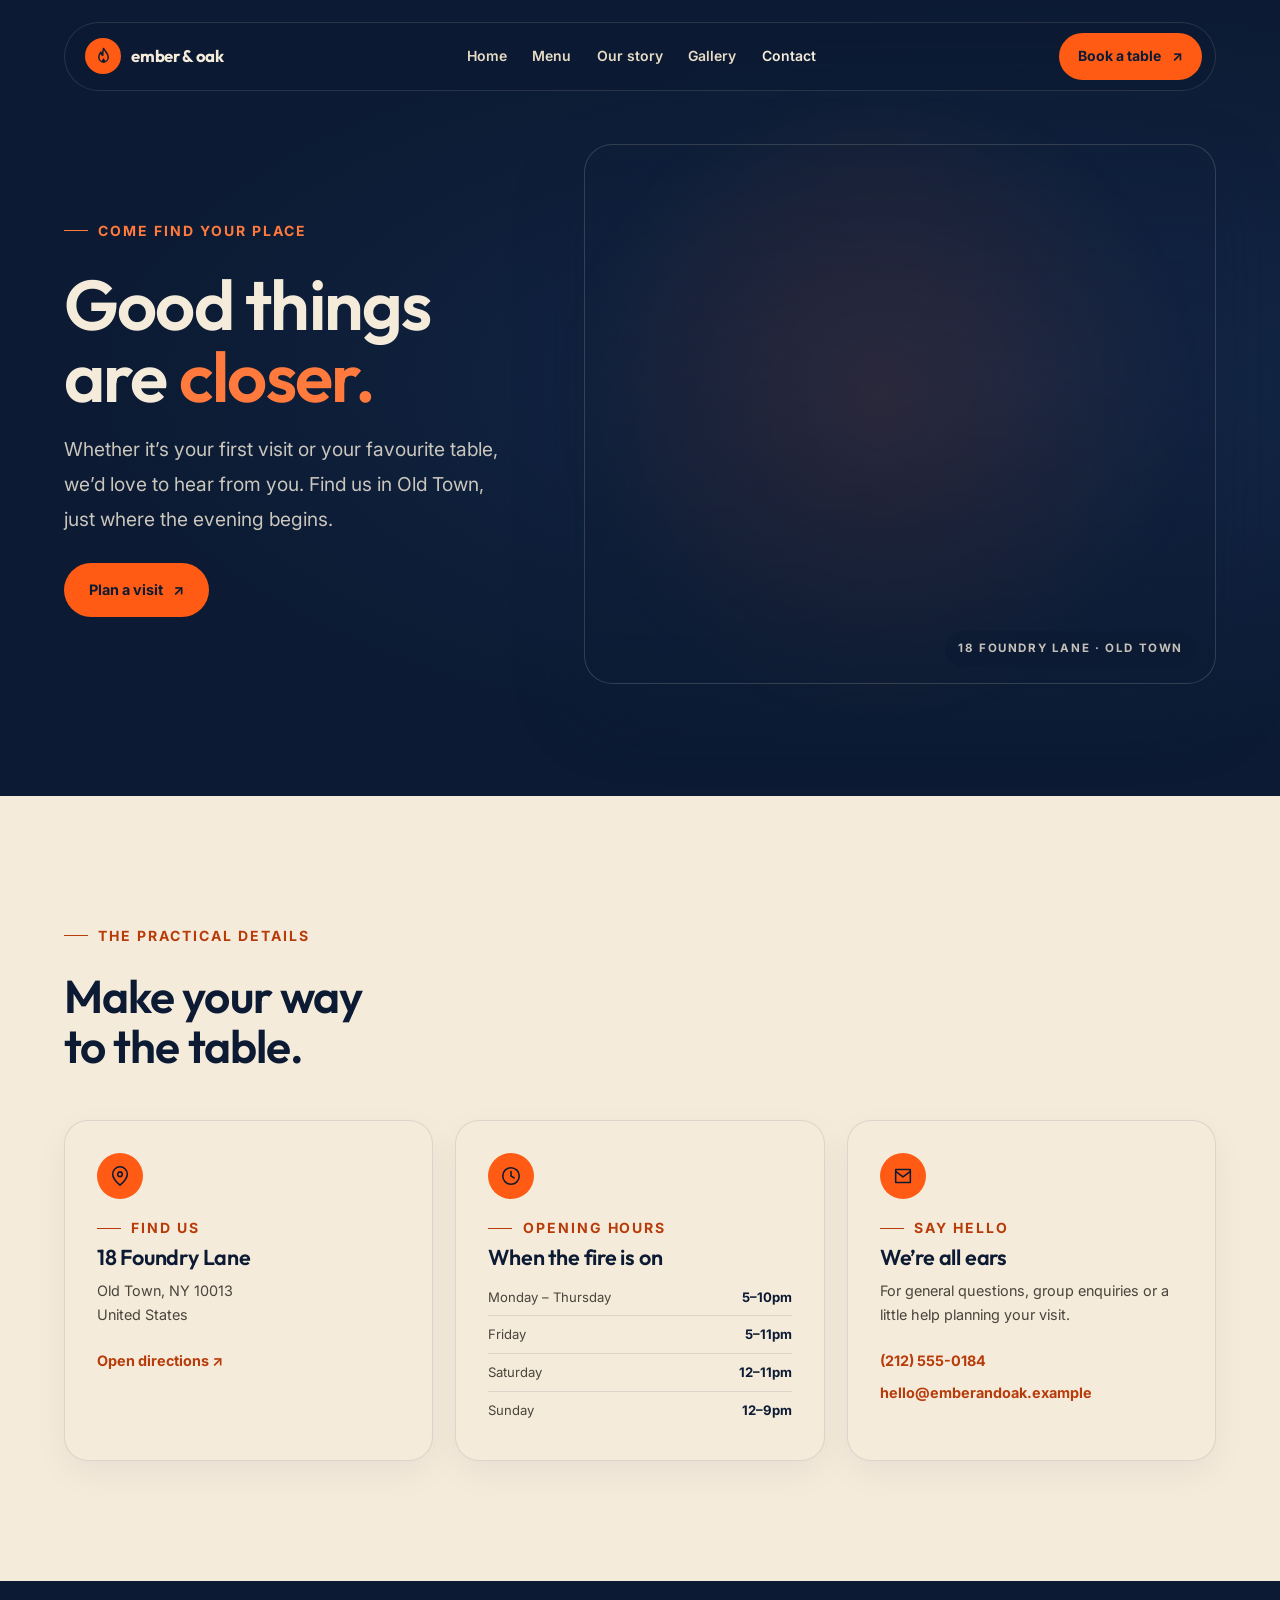
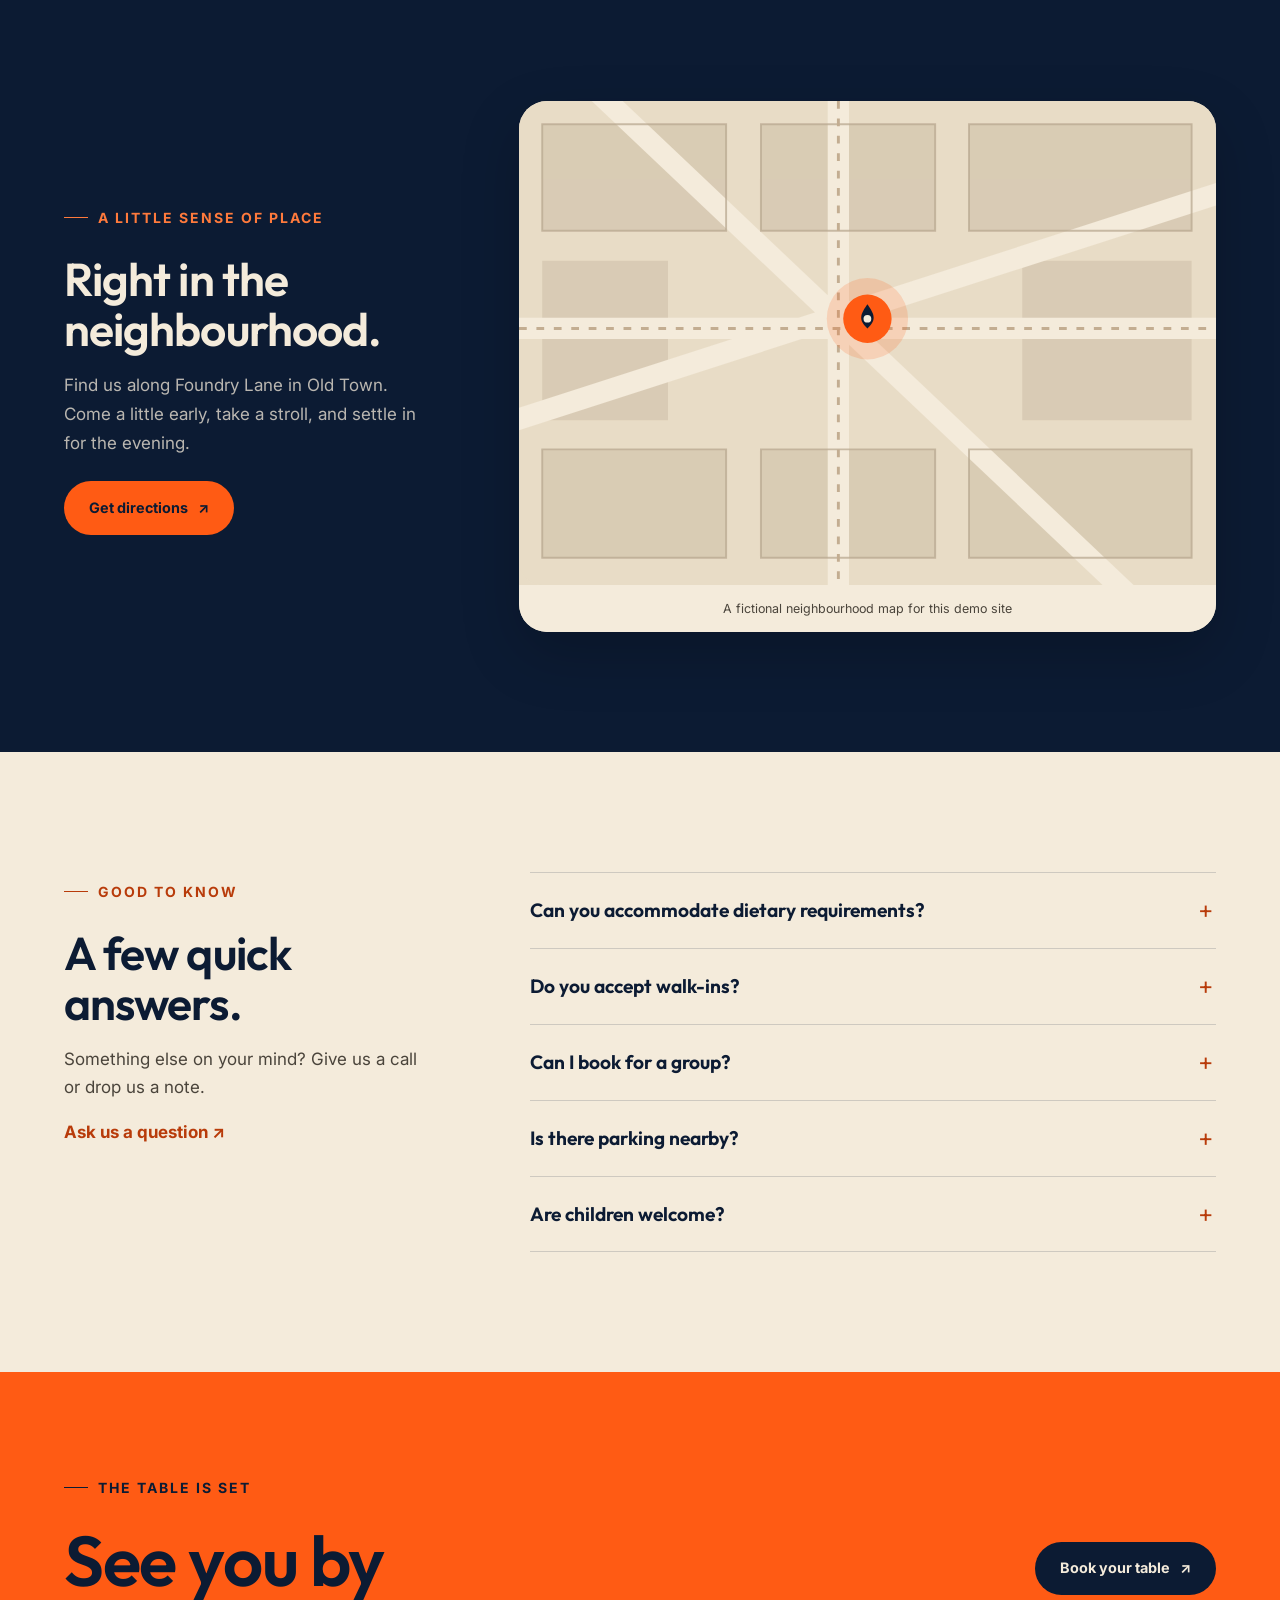
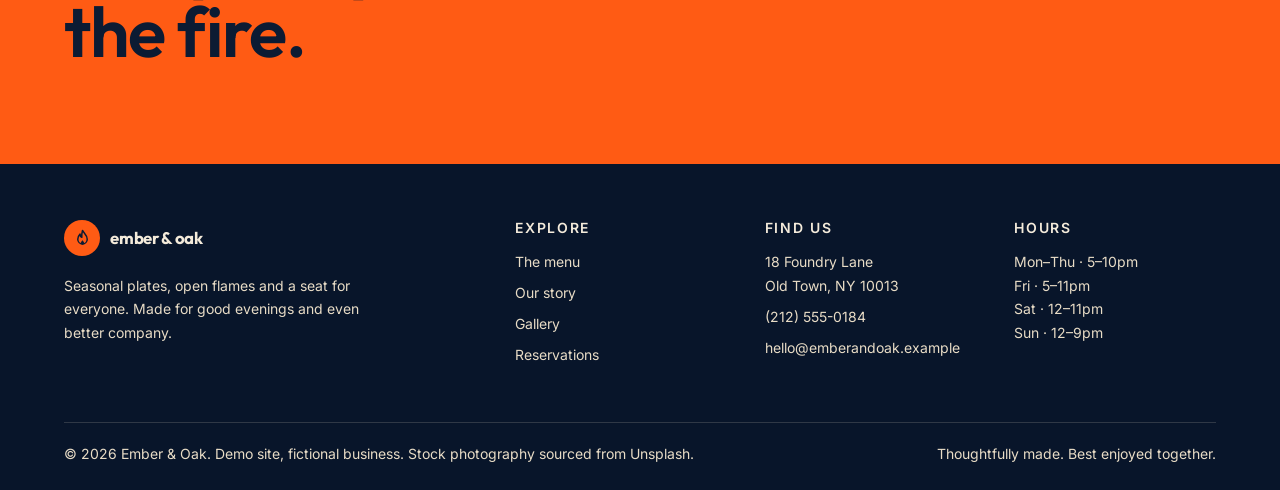
<file: contact.html>
<!doctype html>
<html lang="en">
<head>
  <meta charset="utf-8">
  <meta name="viewport" content="width=device-width, initial-scale=1">
  <meta name="theme-color" content="#0C1B33">
  <title>Contact & Visit Us | Ember & Oak Wood-Fire Kitchen</title>
  <meta name="description" content="Find Ember & Oak in Old Town. Explore our opening hours, get in touch with the team and find answers before your visit.">
  <meta property="og:type" content="website">
  <meta property="og:title" content="Contact & Visit Us | Ember & Oak">
  <meta property="og:description" content="Find your way to the table. Our address, opening hours and the details for getting in touch.">
  <meta property="og:image" content="images/ember-og.svg">
  <script>document.documentElement.classList.add('js')</script>
  <link rel="preconnect" href="https://fonts.googleapis.com">
  <link rel="preconnect" href="https://fonts.gstatic.com" crossorigin>
  <link href="https://fonts.googleapis.com/css2?family=Inter:wght@400;500;600;700&family=Outfit:wght@400;500;600;700;800&display=swap" rel="stylesheet">
  <link rel="stylesheet" href="css/styles.css">
  <script src="js/main.js" defer></script>
</head>
<body class="contact-page">
  <a class="skip-link" href="#main">Skip to content</a>
  <header class="site-header">
    <div class="container">
      <nav class="nav-shell" aria-label="Main navigation">
        <a class="brand" href="index.html" aria-label="Ember and Oak home">
          <span class="brand-mark" aria-hidden="true"><svg viewBox="0 0 24 24" fill="none"><path d="M12 2.8c1.7 3.1 5.4 5.2 5.4 10a5.4 5.4 0 1 1-10.8 0c0-2.2 1-4.1 2.6-5.8.1 2 1.1 3.1 2 3.6-.2-3.1.1-5.3.8-7.8Z" stroke="var(--ink)" stroke-width="1.7" stroke-linecap="round" stroke-linejoin="round"/><path d="M12 14.1c1 1.2 1.8 2 1.8 3.1a1.8 1.8 0 1 1-3.6 0c0-.9.6-1.8 1.8-3.1Z" fill="var(--ink)"/></svg></span>
          <span>ember <span class="brand-ampersand">&</span> oak</span>
        </a>
        <div class="nav-links">
          <a href="index.html">Home</a><a href="menu.html">Menu</a><a href="about.html">Our story</a><a href="gallery.html">Gallery</a><a href="contact.html" aria-current="page">Contact</a>
        </div>
        <a class="btn nav-cta" href="reservations.html">Book a table <span aria-hidden="true">↗</span></a>
        <button class="menu-toggle" type="button" aria-label="Open navigation" aria-expanded="false" aria-controls="mobile-nav">
          <svg viewBox="0 0 24 24" fill="none" stroke="currentColor" stroke-width="1.8" stroke-linecap="round"><path d="M4 7h16M4 12h16M4 17h16"/></svg>
        </button>
      </nav>
      <div class="mobile-nav" id="mobile-nav">
        <a href="index.html">Home</a><a href="menu.html">Menu</a><a href="about.html">Our story</a><a href="gallery.html">Gallery</a><a href="reservations.html">Reservations</a><a href="contact.html" aria-current="page">Contact</a>
      </div>
    </div>
  </header>

  <main id="main">
    <section class="contact-hero" aria-labelledby="contact-title">
      <div class="contact-hero-glow" aria-hidden="true"></div>
      <div class="container contact-hero-inner">
        <div class="contact-hero-copy">
          <p class="eyebrow">Come find your place</p>
          <h1 id="contact-title">Good things<br>are <em>closer.</em></h1>
          <p class="lead">Whether it’s your first visit or your favourite table, we’d love to hear from you. Find us in Old Town, just where the evening begins.</p>
          <a class="btn" href="reservations.html">Plan a visit <span aria-hidden="true">↗</span></a>
        </div>
        <div class="contact-hero-art" role="img" aria-label="Abstract warm evening glow representing the Ember and Oak restaurant exterior">
          <div class="contact-window contact-window--one"></div><div class="contact-window contact-window--two"></div>
          <div class="contact-door"></div><div class="contact-awning"></div>
          <span class="contact-art-caption">18 FOUNDRY LANE · OLD TOWN</span>
        </div>
      </div>
    </section>

    <section class="contact-info-section section--paper" aria-labelledby="contact-info-title">
      <div class="container">
        <div class="contact-info-heading reveal"><p class="eyebrow">The practical details</p><h2 id="contact-info-title">Make your way<br>to the table.</h2></div>
        <div class="contact-info-grid">
          <article class="contact-info-card reveal">
            <span class="contact-info-icon" aria-hidden="true"><svg viewBox="0 0 24 24" fill="none" stroke="currentColor" stroke-width="1.7" stroke-linecap="round" stroke-linejoin="round"><path d="M20 10c0 5-8 12-8 12S4 15 4 10a8 8 0 1 1 16 0Z"/><circle cx="12" cy="10" r="2.5"/></svg></span>
            <p class="eyebrow">Find us</p><h3>18 Foundry Lane</h3><p>Old Town, NY 10013<br>United States</p>
            <a href="https://maps.google.com/?q=18+Foundry+Lane+Old+Town+NY+10013" target="_blank" rel="noopener noreferrer">Open directions <span aria-hidden="true">↗</span></a>
          </article>
          <article class="contact-info-card reveal reveal-delay-1">
            <span class="contact-info-icon" aria-hidden="true"><svg viewBox="0 0 24 24" fill="none" stroke="currentColor" stroke-width="1.7" stroke-linecap="round" stroke-linejoin="round"><circle cx="12" cy="12" r="9"/><path d="M12 7v5l3.5 2"/></svg></span>
            <p class="eyebrow">Opening hours</p><h3>When the fire is on</h3>
            <dl class="hours-list"><div><dt>Monday – Thursday</dt><dd>5–10pm</dd></div><div><dt>Friday</dt><dd>5–11pm</dd></div><div><dt>Saturday</dt><dd>12–11pm</dd></div><div><dt>Sunday</dt><dd>12–9pm</dd></div></dl>
          </article>
          <article class="contact-info-card reveal reveal-delay-2">
            <span class="contact-info-icon" aria-hidden="true"><svg viewBox="0 0 24 24" fill="none" stroke="currentColor" stroke-width="1.7" stroke-linecap="round" stroke-linejoin="round"><path d="M4 5h16v14H4z"/><path d="m4 7 8 6 8-6"/></svg></span>
            <p class="eyebrow">Say hello</p><h3>We’re all ears</h3><p>For general questions, group enquiries or a little help planning your visit.</p>
            <a href="tel:+12125550184">(212) 555-0184</a><a href="mailto:hello@emberandoak.example">hello@emberandoak.example</a>
          </article>
        </div>
      </div>
    </section>

    <section class="contact-map-section" aria-labelledby="map-title">
      <div class="container contact-map-layout">
        <div class="contact-map-copy reveal">
          <p class="eyebrow">A little sense of place</p><h2 id="map-title">Right in the<br>neighbourhood.</h2>
          <p>Find us along Foundry Lane in Old Town. Come a little early, take a stroll, and settle in for the evening.</p>
          <a class="btn" href="https://maps.google.com/?q=18+Foundry+Lane+Old+Town+NY+10013" target="_blank" rel="noopener noreferrer">Get directions <span aria-hidden="true">↗</span></a>
        </div>
        <div class="contact-map-art reveal reveal-delay-1" role="img" aria-label="Stylised map showing Foundry Lane and nearby neighbourhood streets, with Ember and Oak marked">
          <svg viewBox="0 0 720 500" aria-hidden="true" focusable="false">
            <rect width="720" height="500" rx="24" fill="#E8DCC6"/>
            <g fill="#D6C8B1" opacity=".8"><path d="M24 24h190v110H24zM250 24h180v110H250zM465 24h230v110H465zM24 360h190v112H24zM250 360h180v112H250zM465 360h230v112H465z"/><path d="M24 165h130v165H24zM520 165h175v165H520z"/></g>
            <g stroke="#F4EBDB" stroke-width="22" fill="none" stroke-linecap="round"><path d="M-20 235 740 235M330-20v540M-20 335 740 90M70-20 640 520"/></g>
            <g stroke="#B8A991" stroke-width="2" fill="none" opacity=".75"><path d="M24 24h190v110H24zM250 24h180v110H250zM465 24h230v110H465zM24 360h190v112H24zM250 360h180v112H250zM465 360h230v112H465z"/></g>
            <path d="M330 0v500" stroke="#C3AD91" stroke-width="3" stroke-dasharray="8 10"/>
            <path d="M0 235h720" stroke="#C3AD91" stroke-width="3" stroke-dasharray="8 10"/>
            <g transform="translate(360 225)"><circle r="42" fill="#FF5B14" opacity=".18"/><circle r="25" fill="#FF5B14"/><path d="M0-15c7 10 10 16 0 25-10-9-7-15 0-25Z" fill="#0C1B33"/><circle r="4" fill="#F4EBDB"/></g>
          </svg>
          <span class="map-caption">A fictional neighbourhood map for this demo site</span>
        </div>
      </div>
    </section>

    <section class="contact-faq section--paper" aria-labelledby="faq-title">
      <div class="container contact-faq-layout">
        <div class="contact-faq-intro reveal"><p class="eyebrow">Good to know</p><h2 id="faq-title">A few quick<br>answers.</h2><p>Something else on your mind? Give us a call or drop us a note.</p><a href="mailto:hello@emberandoak.example">Ask us a question <span aria-hidden="true">↗</span></a></div>
        <div class="faq-list">
          <details class="faq-item reveal"><summary>Can you accommodate dietary requirements?</summary><p>We’re happy to help with allergies and dietary needs. Our kitchen handles common allergens, so we cannot guarantee any dish is free of them. Please tell your server about any allergy before ordering.</p></details>
          <details class="faq-item reveal"><summary>Do you accept walk-ins?</summary><p>We welcome walk-ins whenever space allows. For a particular time or a larger group, we recommend requesting a table ahead of your visit.</p></details>
          <details class="faq-item reveal"><summary>Can I book for a group?</summary><p>For seven or more guests, please contact the team directly. We’ll talk through the occasion and help find the right arrangement.</p></details>
          <details class="faq-item reveal"><summary>Is there parking nearby?</summary><p>There are public parking options around the Old Town neighbourhood. Allow a little extra time during busy evening periods.</p></details>
          <details class="faq-item reveal"><summary>Are children welcome?</summary><p>Of course. We’re glad to welcome guests of all ages. Please let us know if you need space for a high chair.</p></details>
        </div>
      </div>
    </section>

    <section class="contact-cta" aria-labelledby="contact-cta-title">
      <div class="container contact-cta-inner reveal"><div><p class="eyebrow">The table is set</p><h2 id="contact-cta-title">See you by<br>the fire.</h2></div><a class="btn" href="reservations.html">Book your table <span aria-hidden="true">↗</span></a></div>
    </section>
  </main>

  <footer class="site-footer">
    <div class="container">
      <div class="footer-grid">
        <div class="footer-brand"><a class="brand" href="index.html"><span class="brand-mark" aria-hidden="true"><svg viewBox="0 0 24 24" fill="none"><path d="M12 2.8c1.7 3.1 5.4 5.2 5.4 10a5.4 5.4 0 1 1-10.8 0c0-2.2 1-4.1 2.6-5.8.1 2 1.1 3.1 2 3.6-.2-3.1.1-5.3.8-7.8Z" stroke="var(--ink)" stroke-width="1.7" stroke-linecap="round" stroke-linejoin="round"/><path d="M12 14.1c1 1.2 1.8 2 1.8 3.1a1.8 1.8 0 1 1-3.6 0c0-.9.6-1.8 1.8-3.1Z" fill="var(--ink)"/></svg></span><span>ember <span class="brand-ampersand">&</span> oak</span></a><p>Seasonal plates, open flames and a seat for everyone. Made for good evenings and even better company.</p></div>
        <div class="footer-col"><h3>Explore</h3><a href="menu.html">The menu</a><a href="about.html">Our story</a><a href="gallery.html">Gallery</a><a href="reservations.html">Reservations</a></div>
        <div class="footer-col"><h3>Find us</h3><p>18 Foundry Lane<br>Old Town, NY 10013</p><a href="tel:+12125550184">(212) 555-0184</a><a href="mailto:hello@emberandoak.example">hello@emberandoak.example</a></div>
        <div class="footer-col"><h3>Hours</h3><p>Mon–Thu · 5–10pm<br>Fri · 5–11pm<br>Sat · 12–11pm<br>Sun · 12–9pm</p></div>
      </div>
      <div class="footer-bottom"><span>© 2026 Ember & Oak. Demo site, fictional business. Stock photography sourced from Unsplash.</span><span>Thoughtfully made. Best enjoyed together.</span></div>
    </div>
  </footer>
</body>
</html>
</file>
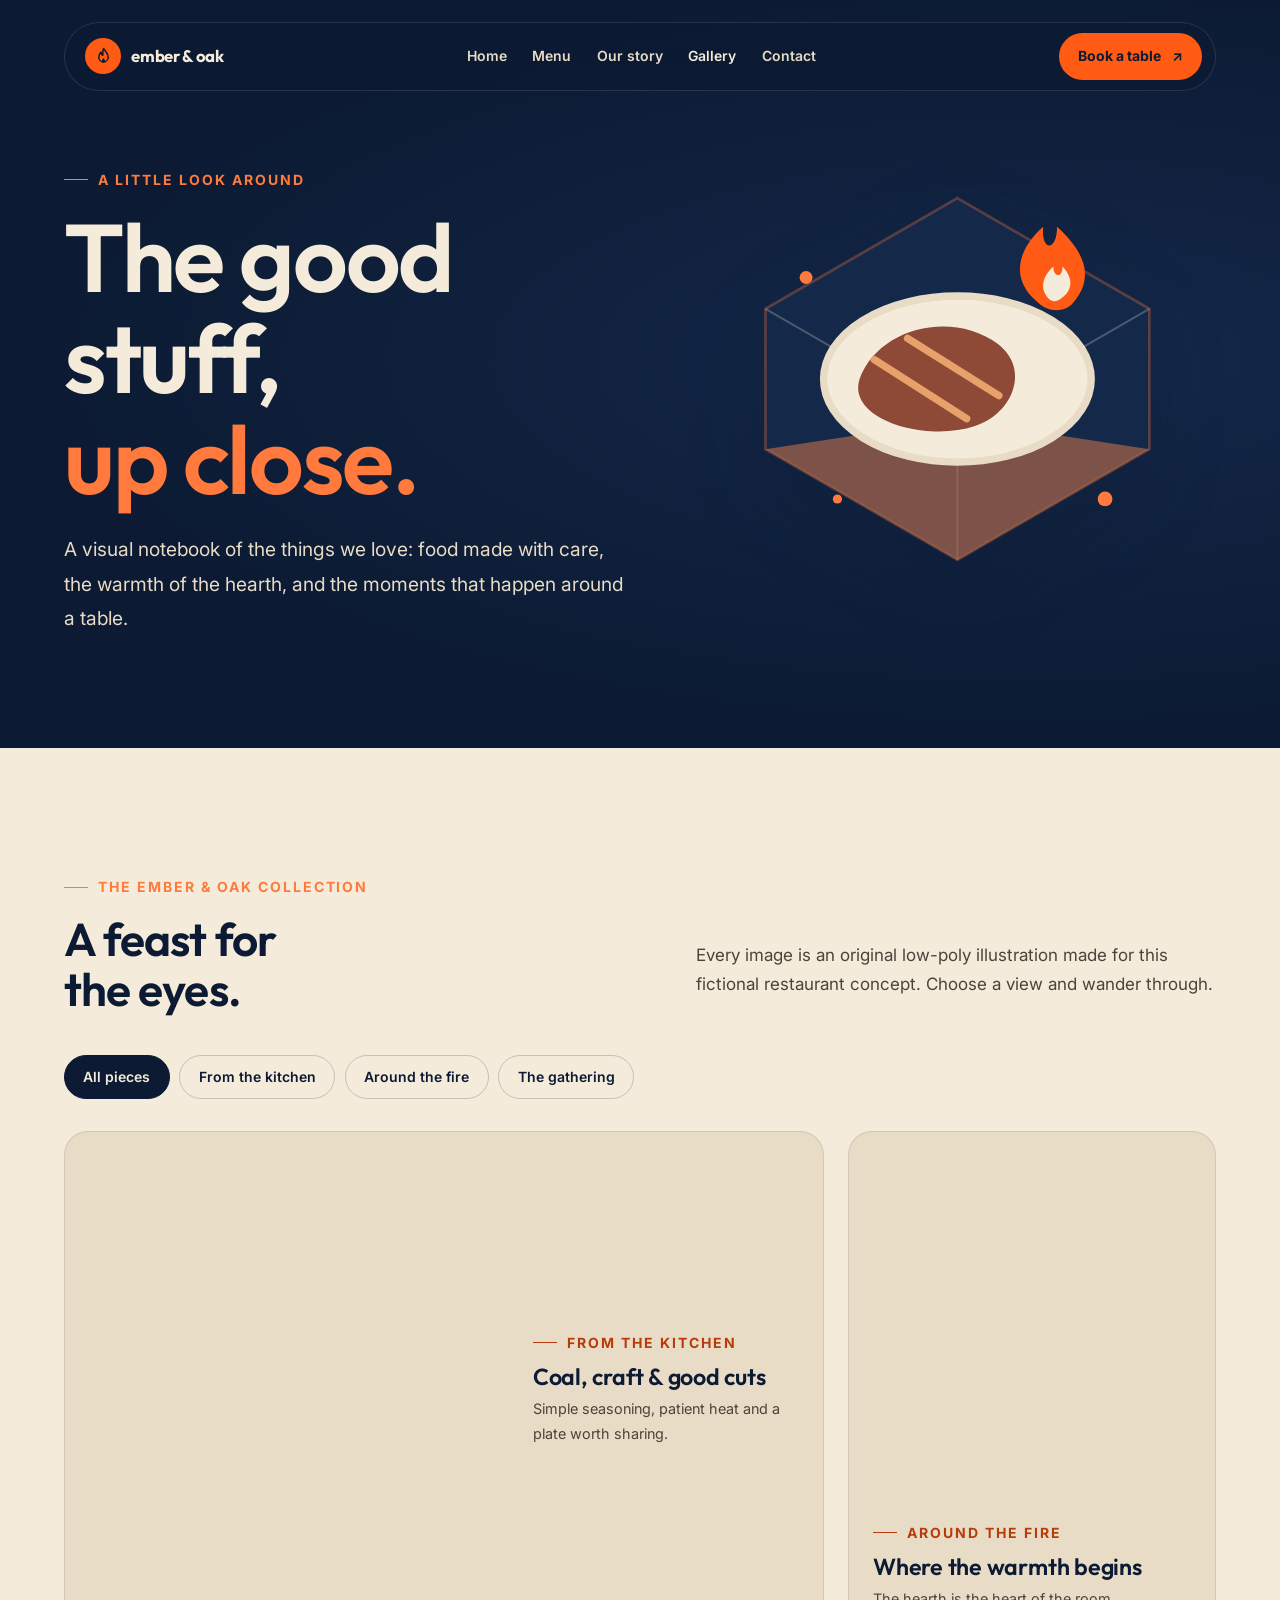
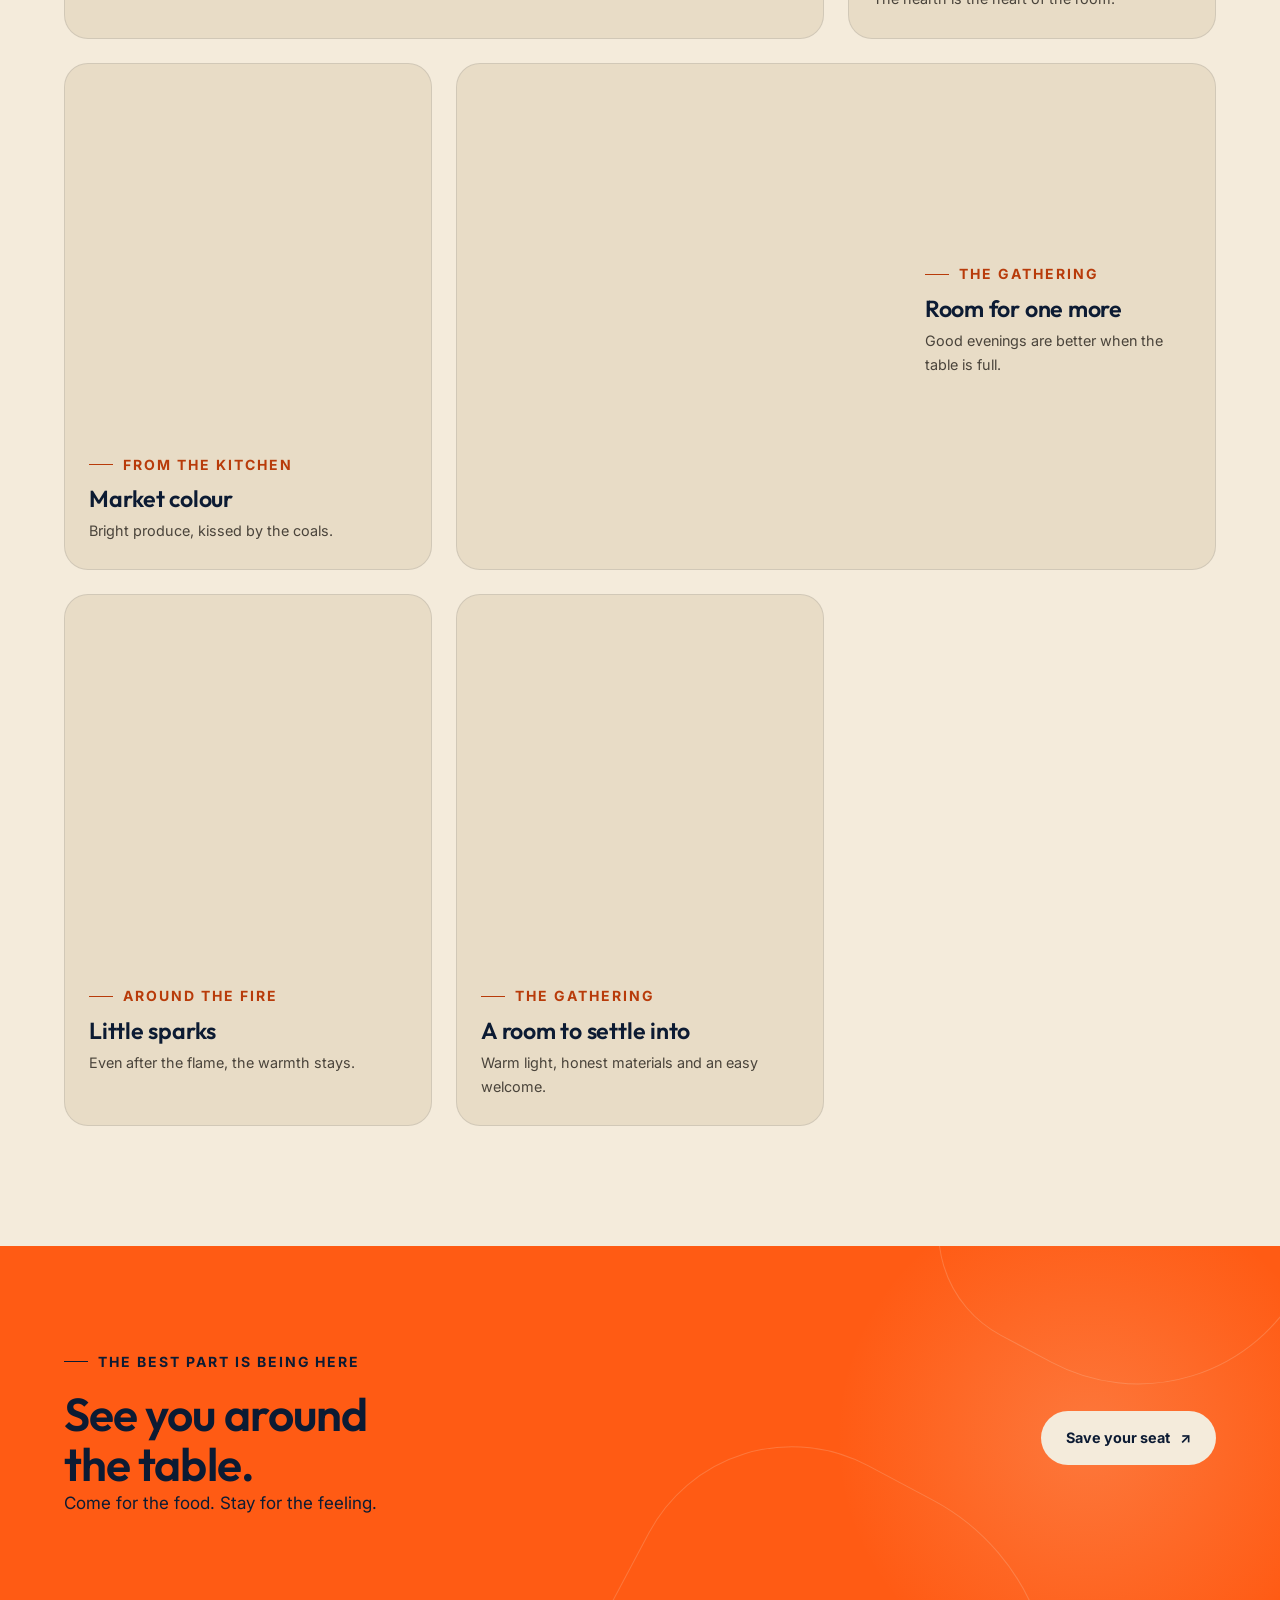
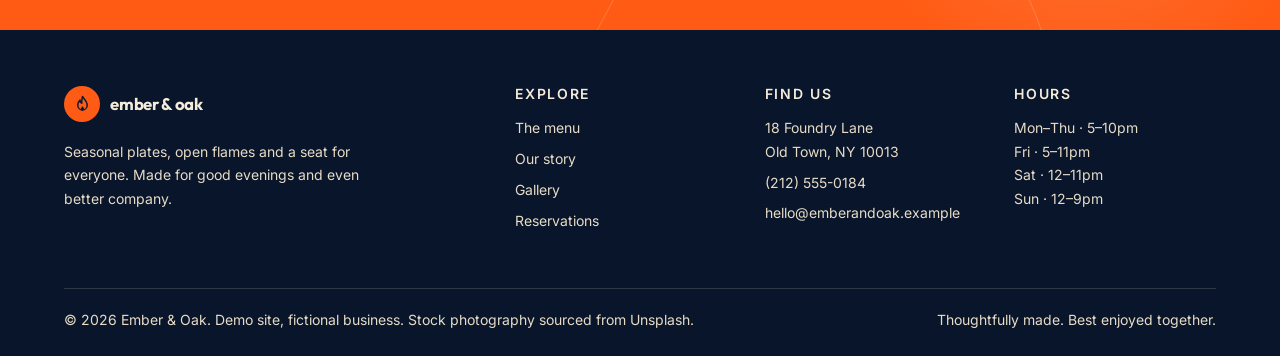
<file: gallery.html>
<!doctype html>
<html lang="en">
<head>
  <meta charset="utf-8">
  <meta name="viewport" content="width=device-width, initial-scale=1">
  <meta name="theme-color" content="#0C1B33">
  <title>Gallery | Ember & Oak Wood-Fire Kitchen</title>
  <meta name="description" content="Explore the Ember & Oak world through low-poly illustrations of seasonal plates, live fire and the spaces made for gathering.">
  <meta property="og:type" content="website">
  <meta property="og:title" content="Gallery | Ember & Oak">
  <meta property="og:description" content="A closer look at the food, the flame and the feeling around the table.">
  <meta property="og:image" content="images/ember-og.svg">
  <script>document.documentElement.classList.add('js')</script>
  <link rel="preconnect" href="https://fonts.googleapis.com">
  <link rel="preconnect" href="https://fonts.gstatic.com" crossorigin>
  <link href="https://fonts.googleapis.com/css2?family=Inter:wght@400;500;600;700&family=Outfit:wght@400;500;600;700;800&display=swap" rel="stylesheet">
  <link rel="stylesheet" href="css/styles.css">
  <script src="js/main.js" defer></script>
</head>
<body class="gallery-page">
  <a class="skip-link" href="#main">Skip to content</a>
  <header class="site-header">
    <div class="container">
      <nav class="nav-shell" aria-label="Main navigation">
        <a class="brand" href="index.html" aria-label="Ember and Oak home">
          <span class="brand-mark" aria-hidden="true"><svg viewBox="0 0 24 24" fill="none"><path d="M12 2.8c1.7 3.1 5.4 5.2 5.4 10a5.4 5.4 0 1 1-10.8 0c0-2.2 1-4.1 2.6-5.8.1 2 1.1 3.1 2 3.6-.2-3.1.1-5.3.8-7.8Z" stroke="var(--ink)" stroke-width="1.7" stroke-linecap="round" stroke-linejoin="round"/><path d="M12 14.1c1 1.2 1.8 2 1.8 3.1a1.8 1.8 0 1 1-3.6 0c0-.9.6-1.8 1.8-3.1Z" fill="var(--ink)"/></svg></span>
          <span>ember <span class="brand-ampersand">&</span> oak</span>
        </a>
        <div class="nav-links">
          <a href="index.html">Home</a><a href="menu.html">Menu</a><a href="about.html">Our story</a><a href="gallery.html" aria-current="page">Gallery</a><a href="contact.html">Contact</a>
        </div>
        <a class="btn nav-cta" href="reservations.html">Book a table <span aria-hidden="true">↗</span></a>
        <button class="menu-toggle" type="button" aria-label="Open navigation" aria-expanded="false" aria-controls="mobile-nav">
          <svg viewBox="0 0 24 24" fill="none" stroke="currentColor" stroke-width="1.8" stroke-linecap="round"><path d="M4 7h16M4 12h16M4 17h16"/></svg>
        </button>
      </nav>
      <div class="mobile-nav" id="mobile-nav">
        <a href="index.html">Home</a><a href="menu.html">Menu</a><a href="about.html">Our story</a><a href="gallery.html" aria-current="page">Gallery</a><a href="reservations.html">Reservations</a><a href="contact.html">Contact</a>
      </div>
    </div>
  </header>

  <main id="main">
    <section class="gallery-hero" aria-labelledby="gallery-title">
      <div class="container gallery-hero-grid">
        <div class="gallery-hero-copy">
          <p class="eyebrow">A little look around</p>
          <h1 id="gallery-title">The good stuff,<br><em>up close.</em></h1>
          <p class="lead">A visual notebook of the things we love: food made with care, the warmth of the hearth, and the moments that happen around a table.</p>
        </div>
        <div class="gallery-hero-art" aria-hidden="true">
          <svg viewBox="0 0 560 440">
            <path d="m280 24 208 120v152L280 416 72 296V144Z" fill="#14284A" stroke="#FF7A3C" stroke-opacity=".3" stroke-width="3"/>
            <path d="m72 144 208 120 208-120M280 264v152" fill="none" stroke="#F4EBDB" stroke-opacity=".25" stroke-width="2"/>
            <path d="m72 296 208-32 208 32-208 120Z" fill="#B66A49" opacity=".65"/>
            <ellipse cx="280" cy="220" rx="145" ry="90" fill="#F4EBDB" stroke="#E8DCC6" stroke-width="8"/>
            <path d="M174 220c20-55 99-75 150-38 35 27 17 75-25 89-53 18-139-7-125-51Z" fill="#8F4937"/>
            <path d="m190 199 100 64m-64-87 99 62" stroke="#E8A16B" stroke-width="8" stroke-linecap="round"/>
            <path d="M365 135c-32-29-13-62 8-80-3 26 15 28 15 0 34 31 39 58 17 83-10 11-28 10-40-3Z" fill="#FF5B14"/>
            <path d="M379 133c-12-13-4-27 5-35 0 12 10 13 10 0 13 14 10 27-2 35-5 4-10 3-13 0Z" fill="#F4EBDB"/>
            <g fill="#FF7A3C"><circle cx="116" cy="110" r="7"/><circle cx="440" cy="350" r="8"/><circle cx="150" cy="350" r="5"/></g>
          </svg>
        </div>
      </div>
    </section>

    <section class="section gallery-section" aria-labelledby="gallery-grid-title">
      <div class="container">
        <div class="section-heading reveal">
          <div><p class="eyebrow">The Ember & Oak collection</p><h2 id="gallery-grid-title">A feast for<br>the eyes.</h2></div>
          <p>Every image is an original low-poly illustration made for this fictional restaurant concept. Choose a view and wander through.</p>
        </div>
        <div class="gallery-filters" role="group" aria-label="Filter gallery artwork">
          <button class="gallery-filter is-active" type="button" data-gallery-filter="all" aria-pressed="true">All pieces</button>
          <button class="gallery-filter" type="button" data-gallery-filter="plates" aria-pressed="false">From the kitchen</button>
          <button class="gallery-filter" type="button" data-gallery-filter="fire" aria-pressed="false">Around the fire</button>
          <button class="gallery-filter" type="button" data-gallery-filter="gathering" aria-pressed="false">The gathering</button>
        </div>
        <div class="gallery-grid" id="gallery-grid">
          <article class="gallery-card gallery-card--wide reveal" data-gallery-category="plates">
            <div class="gallery-art gallery-art--plate" role="img" aria-label="Restaurant food, room and fire photography"><svg viewBox="0 0 520 340" role="img" aria-label="Low-poly illustration of a wood-fired steak on a ceramic plate"><ellipse cx="260" cy="280" rx="190" ry="26" fill="#0C1B33" opacity=".3"/><ellipse cx="260" cy="218" rx="190" ry="105" fill="#F4EBDB" stroke="#B9A58D" stroke-width="8"/><ellipse cx="260" cy="218" rx="155" ry="78" fill="#E8DCC6"/><path d="M120 210c18-66 103-92 174-58 62 30 54 92-4 115-71 28-184 5-170-57Z" fill="#8F4937" stroke="#63382E" stroke-width="7"/><path d="m148 180 128 85m-92-111 126 80m-58-96 105 67" stroke="#E8A16B" stroke-width="10" stroke-linecap="round"/><g fill="#77865B"><path d="M120 176q-36-42-15-57 28 12 15 57ZM145 160q-4-39 22-41 9 27-22 41ZM380 194q31-34 49-14-11 26-49 14Z"/></g><g fill="#FF7A3C"><circle cx="160" cy="270" r="8"/><circle cx="365" cy="265" r="7"/></g></svg></div>
            <div class="gallery-card-copy"><p class="eyebrow">From the kitchen</p><h3>Coal, craft & good cuts</h3><p>Simple seasoning, patient heat and a plate worth sharing.</p></div>
          </article>
          <article class="gallery-card reveal" data-gallery-category="fire">
            <div class="gallery-art gallery-art--fire" role="img" aria-label="Restaurant food, room and fire photography"><svg viewBox="0 0 400 300" role="img" aria-label="Low-poly illustration of a bright flame rising from glowing logs"><path d="M45 242h310" stroke="#B88A65" stroke-width="15" stroke-linecap="round"/><path d="m90 226 95-57 133 55-94 48Z" fill="#8F4937"/><path d="m185 169 133 55-4 34-131-58Z" fill="#63382E"/><path d="M150 202c-40-55 10-105 34-154 8 49 41 52 34-4 66 59 70 120 18 158-30 22-70 19-86 0Z" fill="#FF5B14"/><path d="M196 207c-20-33 11-66 21-94 12 33 34 39 29-3 38 39 35 76 5 99-20 15-45 9-55-2Z" fill="#FF7A3C"/><path d="M215 207c-8-19 7-34 15-49 7 18 18 22 14-2 21 22 16 42-1 52-12 7-23 4-28-1Z" fill="#F4EBDB"/></svg></div>
            <div class="gallery-card-copy"><p class="eyebrow">Around the fire</p><h3>Where the warmth begins</h3><p>The hearth is the heart of the room.</p></div>
          </article>
          <article class="gallery-card reveal" data-gallery-category="plates">
            <div class="gallery-art gallery-art--veg" role="img" aria-label="Restaurant food, room and fire photography"><svg viewBox="0 0 400 300" role="img" aria-label="Low-poly illustration of roasted carrots and herbs"><ellipse cx="200" cy="235" rx="145" ry="34" fill="#F4EBDB" stroke="#B9A58D" stroke-width="7"/><path d="m115 226 39-115 27 4-24 120Z" fill="#D8783F"/><path d="m174 235 8-138 27-3 5 143Z" fill="#E78B4D"/><path d="m224 235 42-115 27 8-27 115Z" fill="#C45B35"/><g fill="#7B8B5B"><path d="M154 112q-28-34-9-45 25 13 9 45ZM181 102q-3-37 20-39 8 25-20 39ZM206 98q-9-37 13-43 16 23-13 43ZM270 130q15-37 36-23-5 27-36 23Z"/></g><g fill="#FF7A3C"><circle cx="110" cy="214" r="5"/><circle cx="293" cy="211" r="6"/></g></svg></div>
            <div class="gallery-card-copy"><p class="eyebrow">From the kitchen</p><h3>Market colour</h3><p>Bright produce, kissed by the coals.</p></div>
          </article>
          <article class="gallery-card gallery-card--wide reveal" data-gallery-category="gathering">
            <div class="gallery-art gallery-art--table" role="img" aria-label="Restaurant food, room and fire photography"><svg viewBox="0 0 520 340" role="img" aria-label="Low-poly illustration of a welcoming dining table with plates and candlelight"><path d="M70 190 260 95 450 190 260 285Z" fill="#B9855F"/><path d="M70 190v28l190 99v-32Z" fill="#8F4937"/><path d="M260 285v32l190-99v-28Z" fill="#63382E"/><ellipse cx="170" cy="190" rx="65" ry="35" fill="#F4EBDB" stroke="#E8DCC6" stroke-width="5"/><ellipse cx="350" cy="190" rx="65" ry="35" fill="#F4EBDB" stroke="#E8DCC6" stroke-width="5"/><ellipse cx="260" cy="145" rx="60" ry="33" fill="#F4EBDB" stroke="#E8DCC6" stroke-width="5"/><path d="M251 114c-17-20-4-42 9-54 0 19 12 20 12 0 23 21 24 39 8 54-9 8-22 7-29 0Z" fill="#FF5B14"/><path d="M263 114c-6-8 0-16 5-22 3 9 9 10 8-1 11 12 8 22-1 26-5 2-9 0-12-3Z" fill="#FFCA7A"/><path d="M110 254v52m300-52v52" stroke="#B88A65" stroke-width="12" stroke-linecap="round"/></svg></div>
            <div class="gallery-card-copy"><p class="eyebrow">The gathering</p><h3>Room for one more</h3><p>Good evenings are better when the table is full.</p></div>
          </article>
          <article class="gallery-card reveal" data-gallery-category="fire">
            <div class="gallery-art gallery-art--embers" role="img" aria-label="Restaurant food, room and fire photography"><svg viewBox="0 0 400 300" role="img" aria-label="Low-poly illustration of glowing embers beneath a dark blue night sky"><path d="M45 235 120 180l80 28 80-66 75 75v43H45Z" fill="#14284A"/><path d="m120 180 80 28-28 52-127 0Z" fill="#63382E"/><path d="m200 208 80-66 75 75-103 40Z" fill="#8F4937"/><g fill="#FF5B14"><path d="M104 215c-12-28 9-44 18-63 8 20 20 21 18-2 25 24 26 50 7 67-13 11-34 9-43-2Z"/><path d="M240 224c-9-21 8-34 16-48 7 17 17 18 16-2 20 20 20 38 4 51-11 9-28 7-36-1Z"/></g><g fill="#FFCA7A"><circle cx="160" cy="140" r="5"/><circle cx="218" cy="110" r="4"/><circle cx="300" cy="95" r="6"/><circle cx="85" cy="95" r="4"/></g></svg></div>
            <div class="gallery-card-copy"><p class="eyebrow">Around the fire</p><h3>Little sparks</h3><p>Even after the flame, the warmth stays.</p></div>
          </article>
          <article class="gallery-card reveal" data-gallery-category="gathering">
            <div class="gallery-art gallery-art--room" role="img" aria-label="Restaurant food, room and fire photography"><svg viewBox="0 0 400 300" role="img" aria-label="Low-poly illustration of a cosy restaurant room with warm pendant lights"><path d="M40 260V70l160-45 160 45v190Z" fill="#14284A"/><path d="M40 70 200 25v235H40Z" fill="#1B355B"/><path d="m200 25 160 45v190H200Z" fill="#0C1B33"/><path d="M70 260v-90l130-45 130 45v90Z" fill="#8F4937"/><path d="M70 170 200 125v90L70 260Z" fill="#B9855F"/><path d="m200 125 130 45v90l-130-45Z" fill="#63382E"/><path d="M118 30v75m164-75v75" stroke="#E8DCC6" stroke-width="4"/><path d="M91 105h55l-10 25h-35Zm164 0h55l-10 25h-35Z" fill="#FF7A3C"/><path d="M110 225h180" stroke="#F4EBDB" stroke-opacity=".6" stroke-width="5" stroke-linecap="round"/></svg></div>
            <div class="gallery-card-copy"><p class="eyebrow">The gathering</p><h3>A room to settle into</h3><p>Warm light, honest materials and an easy welcome.</p></div>
          </article>
        </div>
        <p class="gallery-empty" hidden>No pieces in this collection yet. Try another view.</p>
      </div>
    </section>

    <section class="reservation-cta" aria-labelledby="gallery-cta-title">
      <div class="container cta-inner reveal">
        <div><p class="eyebrow">The best part is being here</p><h2 id="gallery-cta-title">See you around<br>the table.</h2><p>Come for the food. Stay for the feeling.</p></div>
        <a class="btn" href="reservations.html">Save your seat <span aria-hidden="true">↗</span></a>
      </div>
    </section>
  </main>

  <footer class="site-footer">
    <div class="container">
      <div class="footer-grid">
        <div class="footer-brand">
          <a class="brand" href="index.html"><span class="brand-mark" aria-hidden="true"><svg viewBox="0 0 24 24" fill="none"><path d="M12 2.8c1.7 3.1 5.4 5.2 5.4 10a5.4 5.4 0 1 1-10.8 0c0-2.2 1-4.1 2.6-5.8.1 2 1.1 3.1 2 3.6-.2-3.1.1-5.3.8-7.8Z" stroke="var(--ink)" stroke-width="1.7" stroke-linecap="round" stroke-linejoin="round"/><path d="M12 14.1c1 1.2 1.8 2 1.8 3.1a1.8 1.8 0 1 1-3.6 0c0-.9.6-1.8 1.8-3.1Z" fill="var(--ink)"/></svg></span><span>ember <span class="brand-ampersand">&</span> oak</span></a>
          <p>Seasonal plates, open flames and a seat for everyone. Made for good evenings and even better company.</p>
        </div>
        <div class="footer-col"><h3>Explore</h3><a href="menu.html">The menu</a><a href="about.html">Our story</a><a href="gallery.html" aria-current="page">Gallery</a><a href="reservations.html">Reservations</a></div>
        <div class="footer-col"><h3>Find us</h3><p>18 Foundry Lane<br>Old Town, NY 10013</p><a href="tel:+12125550184">(212) 555-0184</a><a href="mailto:hello@emberandoak.example">hello@emberandoak.example</a></div>
        <div class="footer-col"><h3>Hours</h3><p>Mon–Thu · 5–10pm<br>Fri · 5–11pm<br>Sat · 12–11pm<br>Sun · 12–9pm</p></div>
      </div>
      <div class="footer-bottom"><span>© 2026 Ember & Oak. Demo site, fictional business. Stock photography sourced from Unsplash.</span><span>Thoughtfully made. Best enjoyed together.</span></div>
    </div>
  </footer>
</body>
</html>
</file>
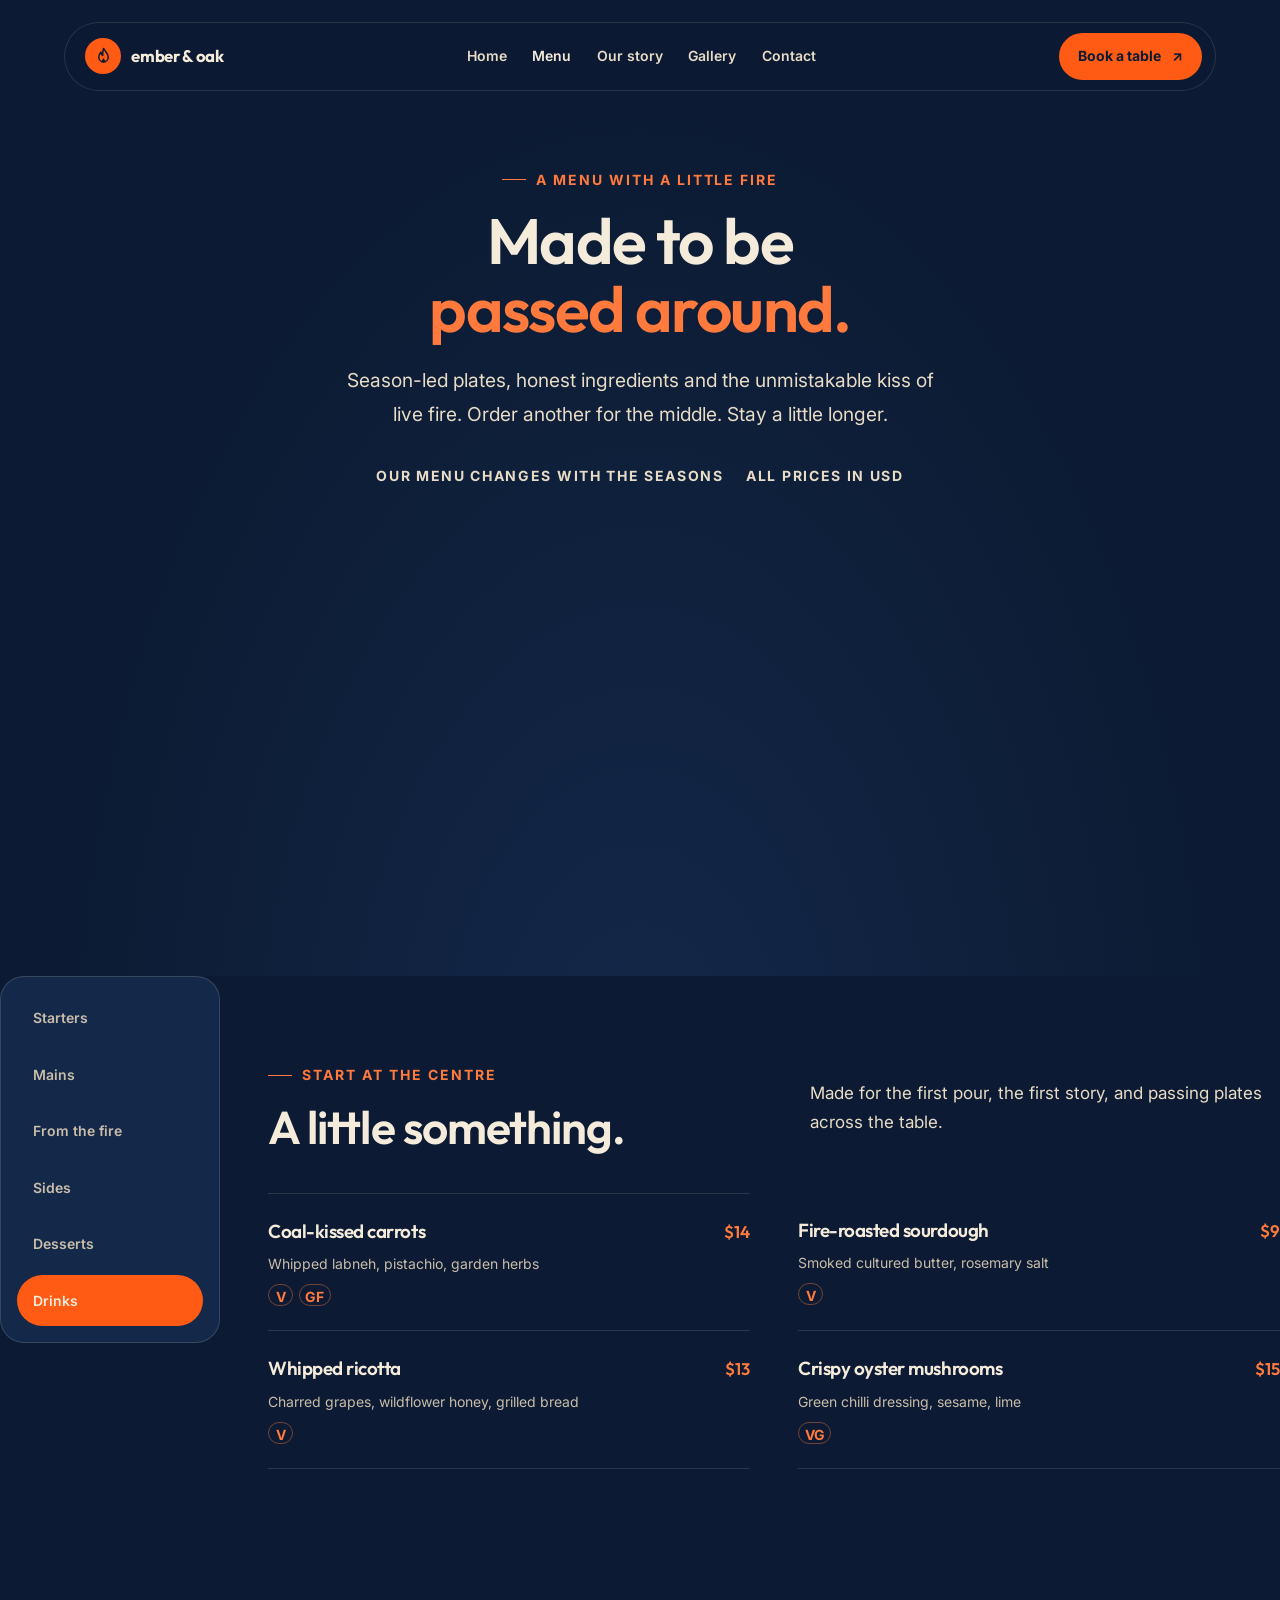
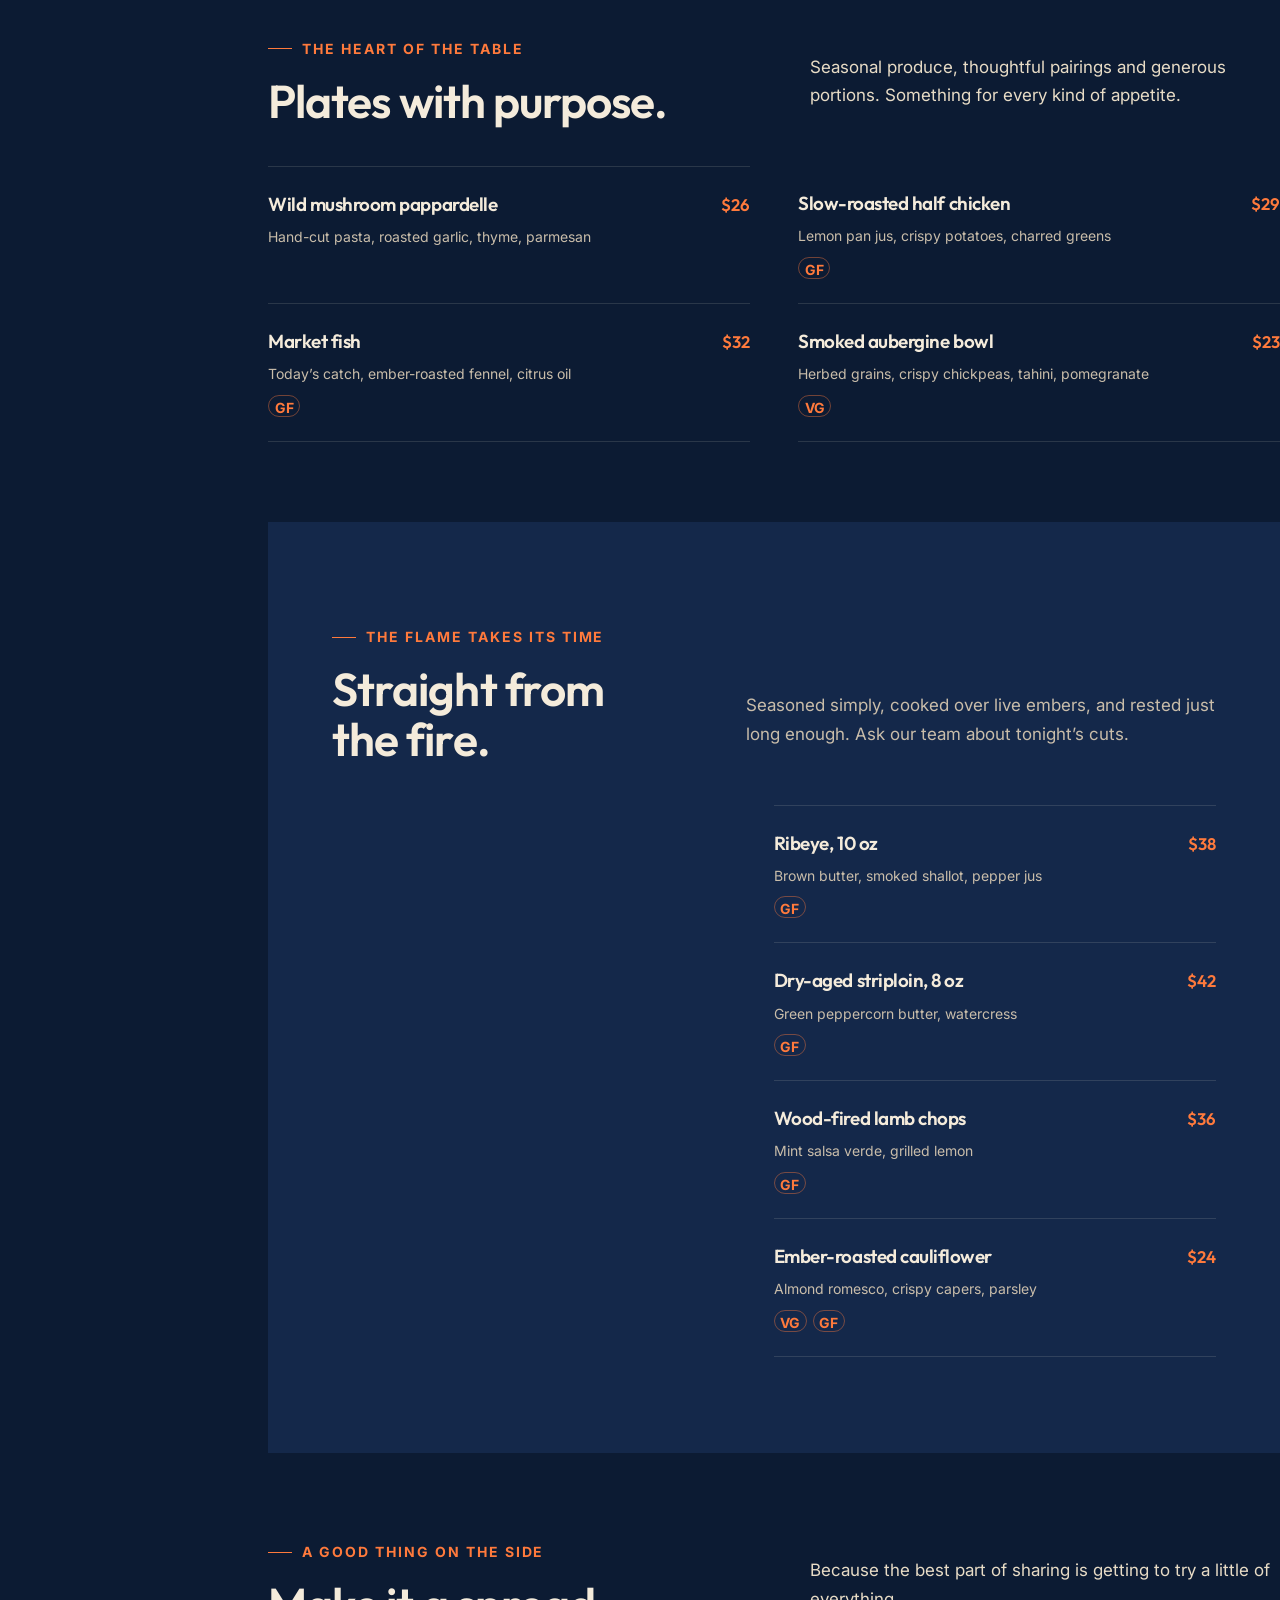
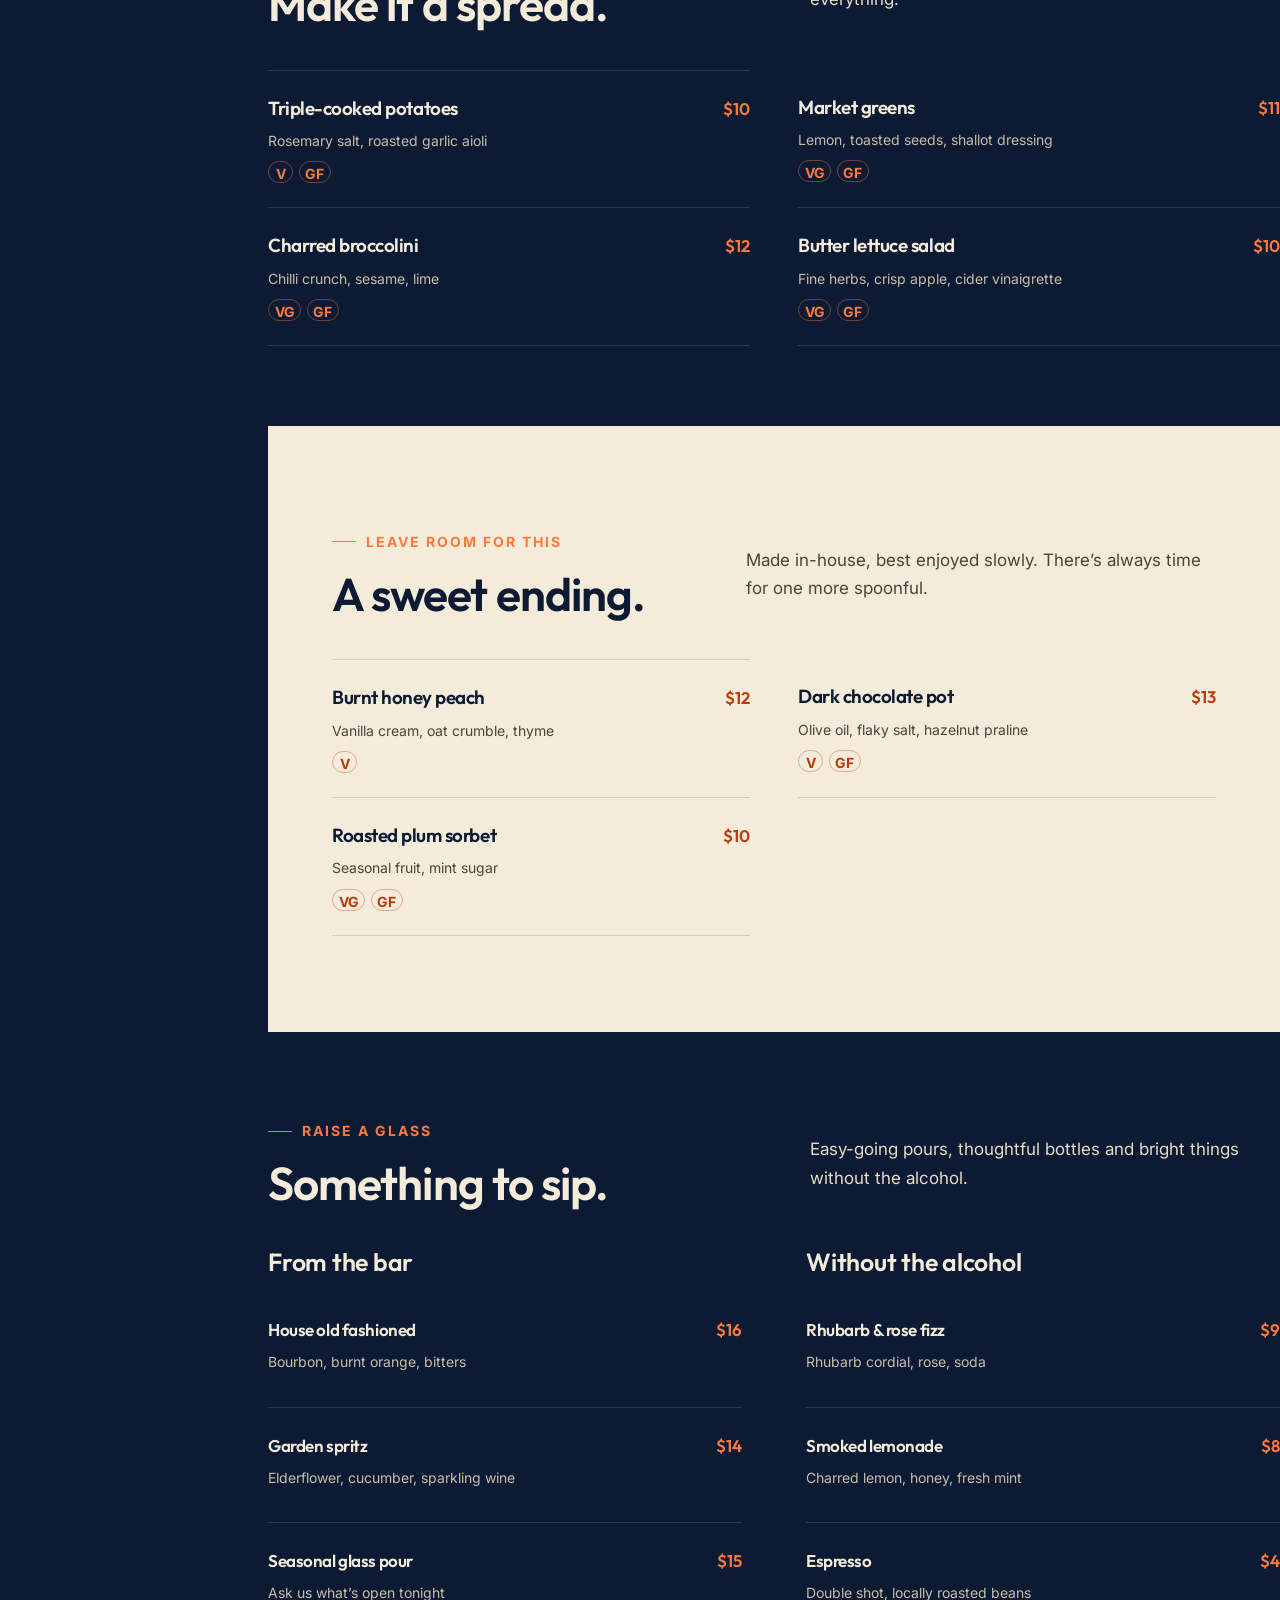
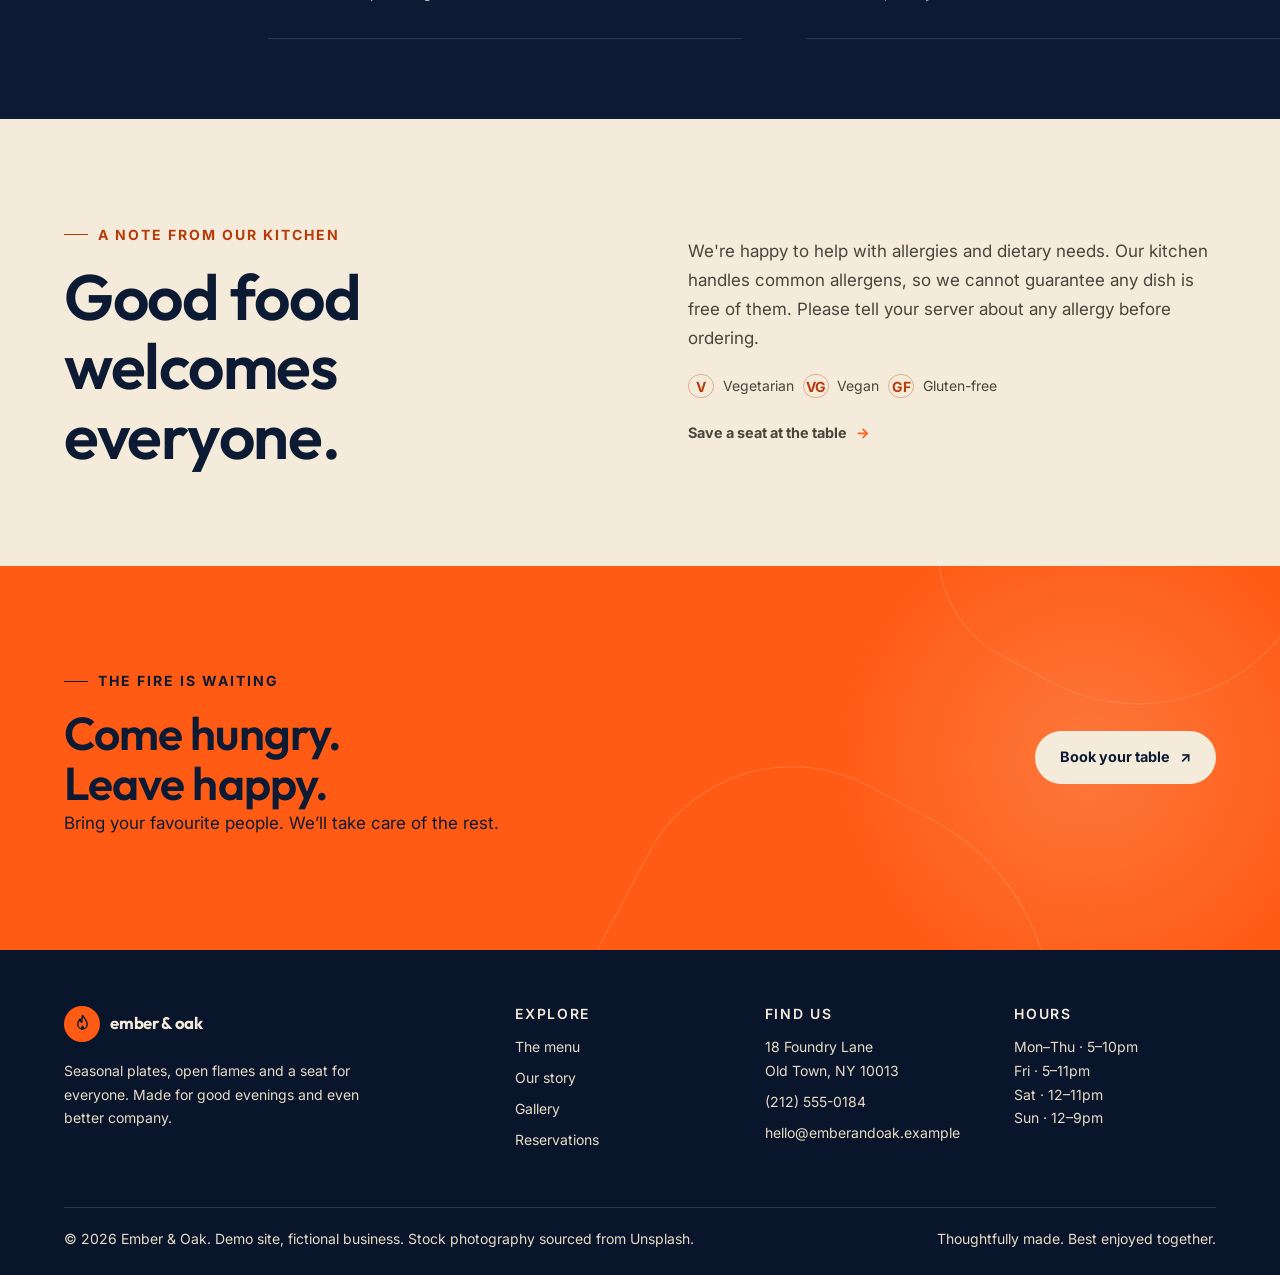
<file: menu.html>
<!doctype html>
<html lang="en">
<head>
  <meta charset="utf-8">
  <meta name="viewport" content="width=device-width, initial-scale=1">
  <meta name="theme-color" content="#0C1B33">
  <title>The Menu | Ember & Oak Wood-Fire Kitchen</title>
  <meta name="description" content="Explore the Ember & Oak menu: seasonal starters, wood-fired mains, sides, desserts and drinks, made for sharing around the table.">
  <meta property="og:type" content="website">
  <meta property="og:title" content="The Menu | Ember & Oak">
  <meta property="og:description" content="Seasonal plates, straight from the fire. Find something to gather around.">
  <script>document.documentElement.classList.add('js')</script>
  <link rel="preconnect" href="https://fonts.googleapis.com">
  <link rel="preconnect" href="https://fonts.gstatic.com" crossorigin>
  <link href="https://fonts.googleapis.com/css2?family=Inter:wght@400;500;600;700&family=Outfit:wght@400;500;600;700;800&display=swap" rel="stylesheet">
  <meta property="og:image" content="images/ember-og.svg">
  <link rel="stylesheet" href="css/styles.css">
  <script src="js/main.js" defer></script>
</head>
<body class="menu-page">
  <a class="skip-link" href="#main">Skip to content</a>
  <header class="site-header">
    <div class="container">
      <nav class="nav-shell" aria-label="Main navigation">
        <a class="brand" href="index.html" aria-label="Ember and Oak home">
          <span class="brand-mark" aria-hidden="true"><svg viewBox="0 0 24 24" fill="none"><path d="M12 2.8c1.7 3.1 5.4 5.2 5.4 10a5.4 5.4 0 1 1-10.8 0c0-2.2 1-4.1 2.6-5.8.1 2 1.1 3.1 2 3.6-.2-3.1.1-5.3.8-7.8Z" stroke="var(--ink)" stroke-width="1.7" stroke-linecap="round" stroke-linejoin="round"/><path d="M12 14.1c1 1.2 1.8 2 1.8 3.1a1.8 1.8 0 1 1-3.6 0c0-.9.6-1.8 1.8-3.1Z" fill="var(--ink)"/></svg></span>
          <span>ember <span class="brand-ampersand">&</span> oak</span>
        </a>
        <div class="nav-links">
          <a href="index.html">Home</a>
          <a href="menu.html" aria-current="page">Menu</a>
          <a href="about.html">Our story</a>
          <a href="gallery.html">Gallery</a>
          <a href="contact.html">Contact</a>
        </div>
        <a class="btn nav-cta" href="reservations.html">Book a table <span aria-hidden="true">↗</span></a>
        <button class="menu-toggle" type="button" aria-label="Open navigation" aria-expanded="false" aria-controls="mobile-nav">
          <svg viewBox="0 0 24 24" fill="none" stroke="currentColor" stroke-width="1.8" stroke-linecap="round"><path d="M4 7h16M4 12h16M4 17h16"/></svg>
        </button>
      </nav>
      <div class="mobile-nav" id="mobile-nav">
        <a href="index.html">Home</a>
        <a href="menu.html" aria-current="page">Menu</a>
        <a href="about.html">Our story</a>
        <a href="gallery.html">Gallery</a>
        <a href="reservations.html">Reservations</a>
        <a href="contact.html">Contact</a>
      </div>
    </div>
  </header>

  <main id="main">
    <section class="menu-hero" aria-labelledby="menu-title">
      <div class="container menu-hero-inner">
        <div class="menu-hero-copy">
          <p class="eyebrow">A menu with a little fire</p>
          <h1 id="menu-title">Made to be<br><em>passed around.</em></h1>
          <p class="lead">Season-led plates, honest ingredients and the unmistakable kiss of live fire. Order another for the middle. Stay a little longer.</p>
          <p class="menu-meta">OUR MENU CHANGES WITH THE SEASONS <span aria-hidden="true"><span class="menu-meta-mark" aria-hidden="true"><svg viewBox="0 0 20 20"><path d="M10 1v18M1 10h18M3.6 3.6l12.8 12.8m0-12.8L3.6 16.4" fill="none" stroke="currentColor" stroke-width="1.6" stroke-linecap="round"/></svg></span></span> ALL PRICES IN USD</p>
        </div>
        <div class="menu-hero-art" aria-hidden="true">
          <svg viewBox="0 0 520 440">
            <defs><linearGradient id="menuPlate" x1="0" y1="0" x2="1" y2="1"><stop stop-color="#F5E8D5"/><stop offset="1" stop-color="#B8A38B"/></linearGradient><linearGradient id="menuFlame" x1="0" y1="1" x2="1" y2="0"><stop stop-color="#C9342E"/><stop offset="1" stop-color="#F5C477"/></linearGradient></defs>
            <circle cx="260" cy="220" r="190" fill="#D9B99A" opacity=".08"/>
            <path d="M260 35 420 130 450 300 260 405 70 300 100 130Z" fill="none" stroke="#F0C9A7" stroke-opacity=".18" stroke-width="2"/>
            <path d="m100 130 160 90 160-90-160-95Z" fill="#B66A49" opacity=".55"/><path d="m100 130 160 90v185L70 300Z" fill="#754437" opacity=".65"/><path d="m260 220 160-90 30 170-190 105Z" fill="#D68A55" opacity=".48"/>
            <ellipse cx="260" cy="236" rx="156" ry="104" transform="rotate(-12 260 236)" fill="url(#menuPlate)" stroke="#F8F0E5" stroke-width="8"/>
            <ellipse cx="260" cy="236" rx="128" ry="79" transform="rotate(-12 260 236)" fill="#E7D8C3" stroke="#B6A48D" stroke-width="3"/>
            <g transform="rotate(-12 260 236)"><path d="M169 229c17-49 92-69 139-31 37 30 19 82-21 101-48 22-139-12-118-70Z" fill="#8F4937" stroke="#65372E" stroke-width="6"/><path d="m188 202 92 71m-62-93 91 70m-51-76 69 54" stroke="#E5A16B" stroke-width="7" stroke-linecap="round"/><g fill="#77865B"><path d="M160 240q-31-31-14-47 24 7 14 47ZM180 188q-5-33 16-35 8 22-16 35ZM347 230q28-29 44-9-10 23-44 9Z"/></g><g fill="#D99B57"><circle cx="177" cy="281" r="7"/><circle cx="340" cy="274" r="8"/><circle cx="326" cy="175" r="6"/></g></g>
            <g transform="translate(365 32)"><path d="M33 104C-1 75 19 42 40 23c-2 25 16 27 17 0 34 30 39 56 18 81-11 13-31 13-42 0Z" fill="url(#menuFlame)"/><path d="M49 103c-14-15-4-30 6-39 1 13 11 14 11 0 13 15 10 30-3 39-5 4-10 3-14 0Z" fill="#F7D28D"/></g>
            <g fill="#F0B47B"><circle cx="82" cy="235" r="5"/><circle cx="420" cy="348" r="6"/><circle cx="118" cy="350" r="4"/><circle cx="335" cy="52" r="4"/></g>
          </svg>
        </div>
      </div>
    </section>

    <div class="menu-layout">
    <nav class="menu-tabs" aria-label="Menu categories">
      <div class="container menu-tabs-inner">
        <a href="#starters" class="is-active">Starters</a>
        <a href="#mains">Mains</a>
        <a href="#fire">From the fire</a>
        <a href="#sides">Sides</a>
        <a href="#desserts">Desserts</a>
        <a href="#drinks">Drinks</a>
      </div>
    </nav>

    <div class="menu-content">
      <section class="menu-section container" id="starters" aria-labelledby="starters-title">
        <div class="menu-section-heading reveal"><div><p class="eyebrow">Start at the centre</p><h2 id="starters-title">A little something.</h2></div><p>Made for the first pour, the first story, and passing plates across the table.</p></div>
        <div class="menu-list">
          <article class="menu-item reveal"><div><div class="menu-item-title"><h3>Coal-kissed carrots</h3><span class="menu-price">$14</span></div><p>Whipped labneh, pistachio, garden herbs</p><div class="diet-tags"><span role="img" aria-label="Vegetarian">V</span><span role="img" aria-label="Gluten-free">GF</span></div></div></article>
          <article class="menu-item reveal"><div><div class="menu-item-title"><h3>Fire-roasted sourdough</h3><span class="menu-price">$9</span></div><p>Smoked cultured butter, rosemary salt</p><div class="diet-tags"><span role="img" aria-label="Vegetarian">V</span></div></div></article>
          <article class="menu-item reveal"><div><div class="menu-item-title"><h3>Whipped ricotta</h3><span class="menu-price">$13</span></div><p>Charred grapes, wildflower honey, grilled bread</p><div class="diet-tags"><span role="img" aria-label="Vegetarian">V</span></div></div></article>
          <article class="menu-item reveal"><div><div class="menu-item-title"><h3>Crispy oyster mushrooms</h3><span class="menu-price">$15</span></div><p>Green chilli dressing, sesame, lime</p><div class="diet-tags"><span role="img" aria-label="Vegan">VG</span></div></div></article>
        </div>
      </section>

      <section class="menu-section container" id="mains" aria-labelledby="mains-title">
        <div class="menu-section-heading reveal"><div><p class="eyebrow">The heart of the table</p><h2 id="mains-title">Plates with purpose.</h2></div><p>Seasonal produce, thoughtful pairings and generous portions. Something for every kind of appetite.</p></div>
        <div class="menu-list">
          <article class="menu-item reveal"><div><div class="menu-item-title"><h3>Wild mushroom pappardelle</h3><span class="menu-price">$26</span></div><p>Hand-cut pasta, roasted garlic, thyme, parmesan</p></div></article>
          <article class="menu-item reveal"><div><div class="menu-item-title"><h3>Slow-roasted half chicken</h3><span class="menu-price">$29</span></div><p>Lemon pan jus, crispy potatoes, charred greens</p><div class="diet-tags"><span role="img" aria-label="Gluten-free">GF</span></div></div></article>
          <article class="menu-item reveal"><div><div class="menu-item-title"><h3>Market fish</h3><span class="menu-price">$32</span></div><p>Today’s catch, ember-roasted fennel, citrus oil</p><div class="diet-tags"><span role="img" aria-label="Gluten-free">GF</span></div></div></article>
          <article class="menu-item reveal"><div><div class="menu-item-title"><h3>Smoked aubergine bowl</h3><span class="menu-price">$23</span></div><p>Herbed grains, crispy chickpeas, tahini, pomegranate</p><div class="diet-tags"><span role="img" aria-label="Vegan">VG</span></div></div></article>
        </div>
      </section>

      <section class="menu-section menu-section--fire" id="fire" aria-labelledby="fire-title">
        <div class="container">
          <div class="menu-section-heading reveal"><div><p class="eyebrow">The flame takes its time</p><h2 id="fire-title">Straight from<br>the fire.</h2></div><p>Seasoned simply, cooked over live embers, and rested just long enough. Ask our team about tonight’s cuts.</p></div>
          <div class="fire-feature reveal">
            <div class="fire-art" aria-hidden="true"><svg viewBox="0 0 460 300"><ellipse cx="230" cy="242" rx="190" ry="28" fill="#101113" opacity=".5"/><ellipse cx="230" cy="210" rx="184" ry="72" fill="#E7D9C5" stroke="#B7A58F" stroke-width="8"/><path d="M93 196c13-70 104-98 181-62 63 30 69 91 10 117-67 29-204 12-191-55Z" fill="#874333" stroke="#59342D" stroke-width="7"/><path d="m120 168 132 83m-91-112 130 82m-64-100 109 68" stroke="#E9A16B" stroke-width="11" stroke-linecap="round"/><g fill="#78865C"><path d="M104 174q-40-43-18-61 30 12 18 61ZM137 139q-3-42 23-44 10 28-23 44ZM337 180q34-36 54-14-12 28-54 14Z"/></g><g fill="#E4A95D"><circle cx="128" cy="235" r="10"/><circle cx="343" cy="223" r="9"/></g></svg></div>
            <div class="fire-menu-list">
              <article class="menu-item"><div><div class="menu-item-title"><h3>Ribeye, 10 oz</h3><span class="menu-price">$38</span></div><p>Brown butter, smoked shallot, pepper jus</p><div class="diet-tags"><span role="img" aria-label="Gluten-free">GF</span></div></div></article>
              <article class="menu-item"><div><div class="menu-item-title"><h3>Dry-aged striploin, 8 oz</h3><span class="menu-price">$42</span></div><p>Green peppercorn butter, watercress</p><div class="diet-tags"><span role="img" aria-label="Gluten-free">GF</span></div></div></article>
              <article class="menu-item"><div><div class="menu-item-title"><h3>Wood-fired lamb chops</h3><span class="menu-price">$36</span></div><p>Mint salsa verde, grilled lemon</p><div class="diet-tags"><span role="img" aria-label="Gluten-free">GF</span></div></div></article>
              <article class="menu-item"><div><div class="menu-item-title"><h3>Ember-roasted cauliflower</h3><span class="menu-price">$24</span></div><p>Almond romesco, crispy capers, parsley</p><div class="diet-tags"><span role="img" aria-label="Vegan">VG</span><span role="img" aria-label="Gluten-free">GF</span></div></div></article>
            </div>
          </div>
        </div>
      </section>

      <section class="menu-section container" id="sides" aria-labelledby="sides-title">
        <div class="menu-section-heading reveal"><div><p class="eyebrow">A good thing on the side</p><h2 id="sides-title">Make it a spread.</h2></div><p>Because the best part of sharing is getting to try a little of everything.</p></div>
        <div class="menu-list menu-list--compact">
          <article class="menu-item reveal"><div><div class="menu-item-title"><h3>Triple-cooked potatoes</h3><span class="menu-price">$10</span></div><p>Rosemary salt, roasted garlic aioli</p><div class="diet-tags"><span role="img" aria-label="Vegetarian">V</span><span role="img" aria-label="Gluten-free">GF</span></div></div></article>
          <article class="menu-item reveal"><div><div class="menu-item-title"><h3>Market greens</h3><span class="menu-price">$11</span></div><p>Lemon, toasted seeds, shallot dressing</p><div class="diet-tags"><span role="img" aria-label="Vegan">VG</span><span role="img" aria-label="Gluten-free">GF</span></div></div></article>
          <article class="menu-item reveal"><div><div class="menu-item-title"><h3>Charred broccolini</h3><span class="menu-price">$12</span></div><p>Chilli crunch, sesame, lime</p><div class="diet-tags"><span role="img" aria-label="Vegan">VG</span><span role="img" aria-label="Gluten-free">GF</span></div></div></article>
          <article class="menu-item reveal"><div><div class="menu-item-title"><h3>Butter lettuce salad</h3><span class="menu-price">$10</span></div><p>Fine herbs, crisp apple, cider vinaigrette</p><div class="diet-tags"><span role="img" aria-label="Vegan">VG</span><span role="img" aria-label="Gluten-free">GF</span></div></div></article>
        </div>
      </section>

      <section class="menu-section menu-section--paper" id="desserts" aria-labelledby="desserts-title">
        <div class="container">
          <div class="menu-section-heading reveal"><div><p class="eyebrow">Leave room for this</p><h2 id="desserts-title">A sweet ending.</h2></div><p>Made in-house, best enjoyed slowly. There’s always time for one more spoonful.</p></div>
          <div class="menu-list">
            <article class="menu-item reveal"><div><div class="menu-item-title"><h3>Burnt honey peach</h3><span class="menu-price">$12</span></div><p>Vanilla cream, oat crumble, thyme</p><div class="diet-tags"><span role="img" aria-label="Vegetarian">V</span></div></div></article>
            <article class="menu-item reveal"><div><div class="menu-item-title"><h3>Dark chocolate pot</h3><span class="menu-price">$13</span></div><p>Olive oil, flaky salt, hazelnut praline</p><div class="diet-tags"><span role="img" aria-label="Vegetarian">V</span><span role="img" aria-label="Gluten-free">GF</span></div></div></article>
            <article class="menu-item reveal"><div><div class="menu-item-title"><h3>Roasted plum sorbet</h3><span class="menu-price">$10</span></div><p>Seasonal fruit, mint sugar</p><div class="diet-tags"><span role="img" aria-label="Vegan">VG</span><span role="img" aria-label="Gluten-free">GF</span></div></div></article>
          </div>
        </div>
      </section>

      <section class="menu-section container" id="drinks" aria-labelledby="drinks-title">
        <div class="menu-section-heading reveal"><div><p class="eyebrow">Raise a glass</p><h2 id="drinks-title">Something to sip.</h2></div><p>Easy-going pours, thoughtful bottles and bright things without the alcohol.</p></div>
        <div class="menu-drinks-grid">
          <div class="menu-list">
            <h3 class="menu-subheading">From the bar</h3>
            <article class="menu-item reveal"><div><div class="menu-item-title"><h4>House old fashioned</h4><span class="menu-price">$16</span></div><p>Bourbon, burnt orange, bitters</p></div></article>
            <article class="menu-item reveal"><div><div class="menu-item-title"><h4>Garden spritz</h4><span class="menu-price">$14</span></div><p>Elderflower, cucumber, sparkling wine</p></div></article>
            <article class="menu-item reveal"><div><div class="menu-item-title"><h4>Seasonal glass pour</h4><span class="menu-price">$15</span></div><p>Ask us what’s open tonight</p></div></article>
          </div>
          <div class="menu-list">
            <h3 class="menu-subheading">Without the alcohol</h3>
            <article class="menu-item reveal"><div><div class="menu-item-title"><h4>Rhubarb & rose fizz</h4><span class="menu-price">$9</span></div><p>Rhubarb cordial, rose, soda</p></div></article>
            <article class="menu-item reveal"><div><div class="menu-item-title"><h4>Smoked lemonade</h4><span class="menu-price">$8</span></div><p>Charred lemon, honey, fresh mint</p></div></article>
            <article class="menu-item reveal"><div><div class="menu-item-title"><h4>Espresso</h4><span class="menu-price">$4</span></div><p>Double shot, locally roasted beans</p></div></article>
          </div>
        </div>
      </section>
    </div>
    </div>

    <section class="menu-note section--paper">
      <div class="container menu-note-inner">
        <div><p class="eyebrow">A note from our kitchen</p><h2>Good food<br>welcomes everyone.</h2></div>
        <div><p>We're happy to help with allergies and dietary needs. Our kitchen handles common allergens, so we cannot guarantee any dish is free of them. Please tell your server about any allergy before ordering.</p><p class="diet-legend"><strong>V</strong> Vegetarian <strong>VG</strong> Vegan <strong>GF</strong> Gluten-free</p><a class="text-link" href="reservations.html">Save a seat at the table <span aria-hidden="true">→</span></a></div>
      </div>
    </section>

    <section class="reservation-cta" aria-labelledby="menu-cta-title">
      <div class="container cta-inner reveal">
        <div><p class="eyebrow eyebrow--cta">The fire is waiting</p><h2 id="menu-cta-title">Come hungry.<br>Leave happy.</h2><p>Bring your favourite people. We’ll take care of the rest.</p></div>
        <a class="btn" href="reservations.html">Book your table <span aria-hidden="true">↗</span></a>
      </div>
    </section>
  </main>

  <footer class="site-footer">
    <div class="container">
      <div class="footer-grid">
        <div class="footer-brand">
          <a class="brand" href="index.html"><span class="brand-mark" aria-hidden="true"><svg viewBox="0 0 24 24" fill="none"><path d="M12 2.8c1.7 3.1 5.4 5.2 5.4 10a5.4 5.4 0 1 1-10.8 0c0-2.2 1-4.1 2.6-5.8.1 2 1.1 3.1 2 3.6-.2-3.1.1-5.3.8-7.8Z" stroke="var(--ink)" stroke-width="1.7" stroke-linecap="round" stroke-linejoin="round"/><path d="M12 14.1c1 1.2 1.8 2 1.8 3.1a1.8 1.8 0 1 1-3.6 0c0-.9.6-1.8 1.8-3.1Z" fill="var(--ink)"/></svg></span><span>ember <span class="brand-ampersand">&</span> oak</span></a>
          <p>Seasonal plates, open flames and a seat for everyone. Made for good evenings and even better company.</p>
        </div>
        <div class="footer-col"><h3>Explore</h3><a href="menu.html">The menu</a><a href="about.html">Our story</a><a href="gallery.html">Gallery</a><a href="reservations.html">Reservations</a></div>
        <div class="footer-col"><h3>Find us</h3><p>18 Foundry Lane<br>Old Town, NY 10013</p><a href="tel:+12125550184">(212) 555-0184</a><a href="mailto:hello@emberandoak.example">hello@emberandoak.example</a></div>
        <div class="footer-col"><h3>Hours</h3><p>Mon–Thu · 5–10pm<br>Fri · 5–11pm<br>Sat · 12–11pm<br>Sun · 12–9pm</p></div>
      </div>
      <div class="footer-bottom"><span>© 2026 Ember & Oak. Demo site, fictional business. Stock photography sourced from Unsplash.</span><span>Thoughtfully made. Best enjoyed together.</span></div>
    </div>
  </footer>
</body>
</html>
</file>
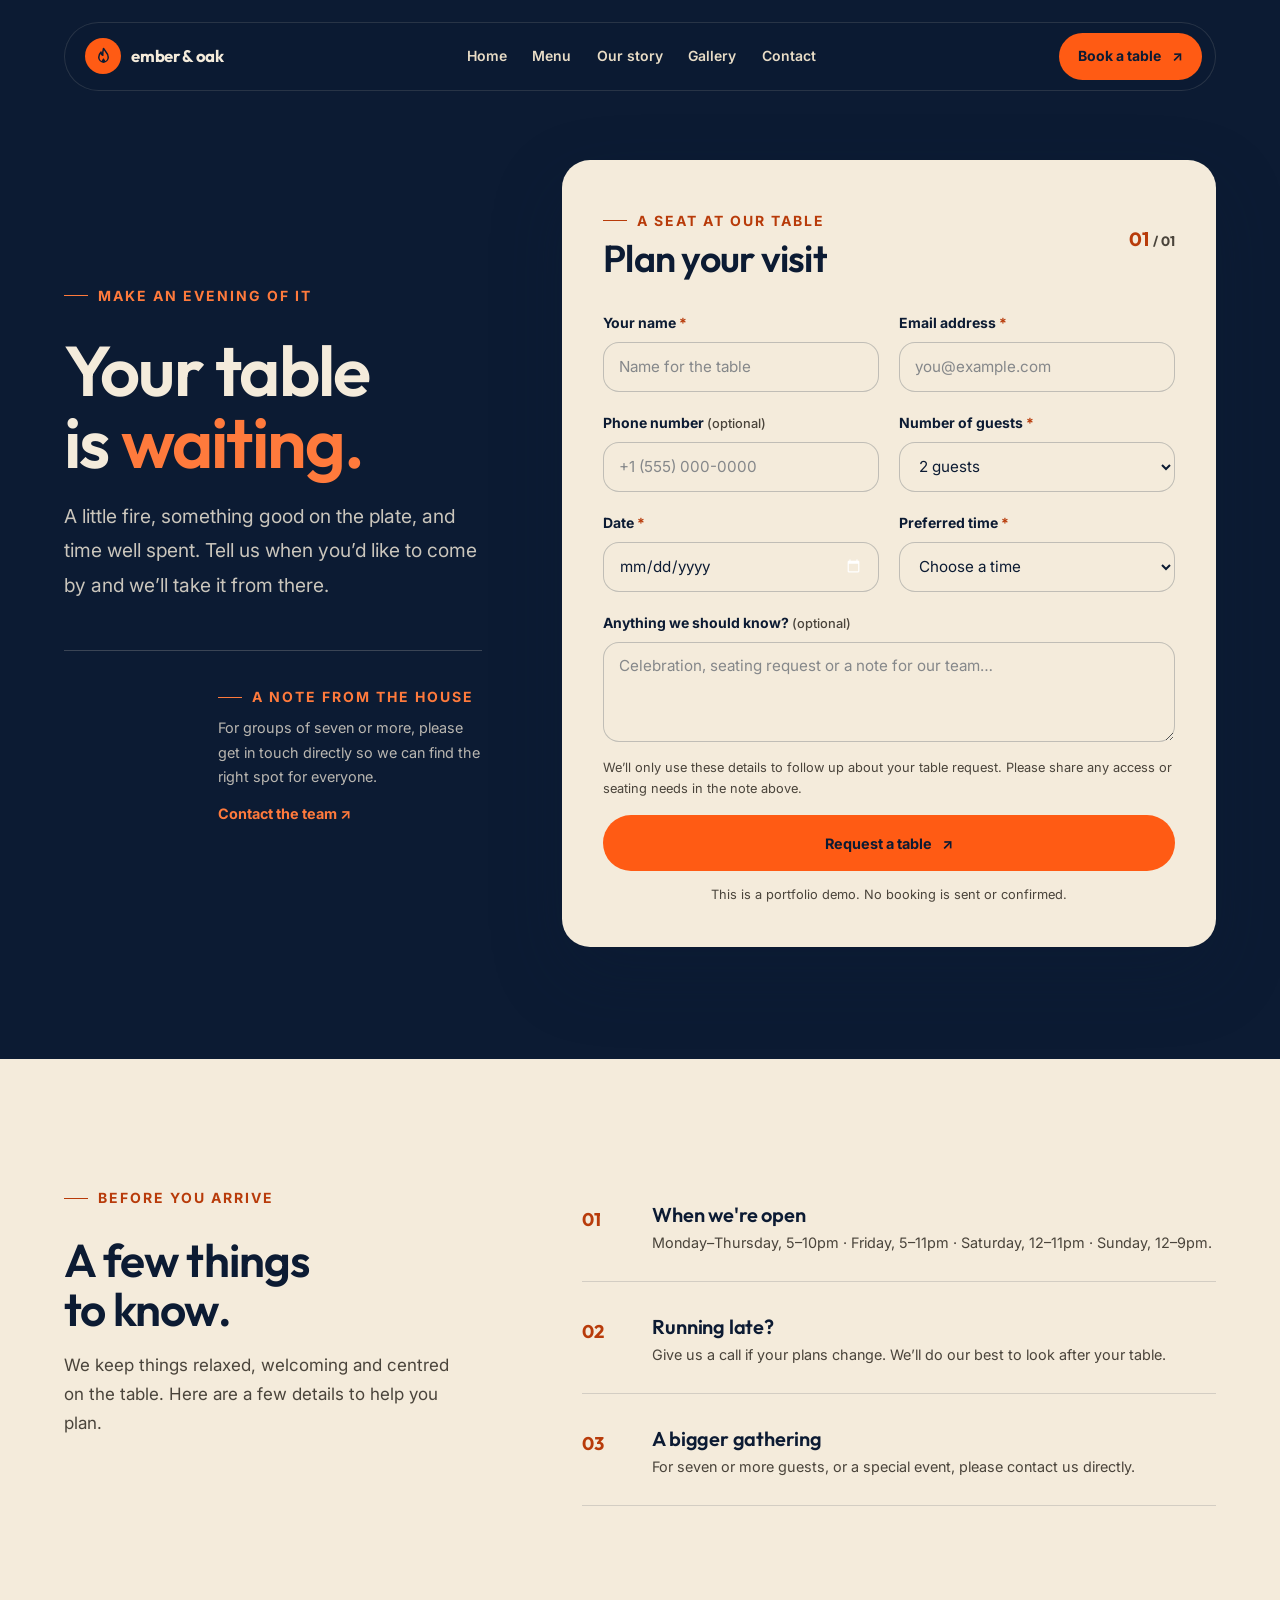
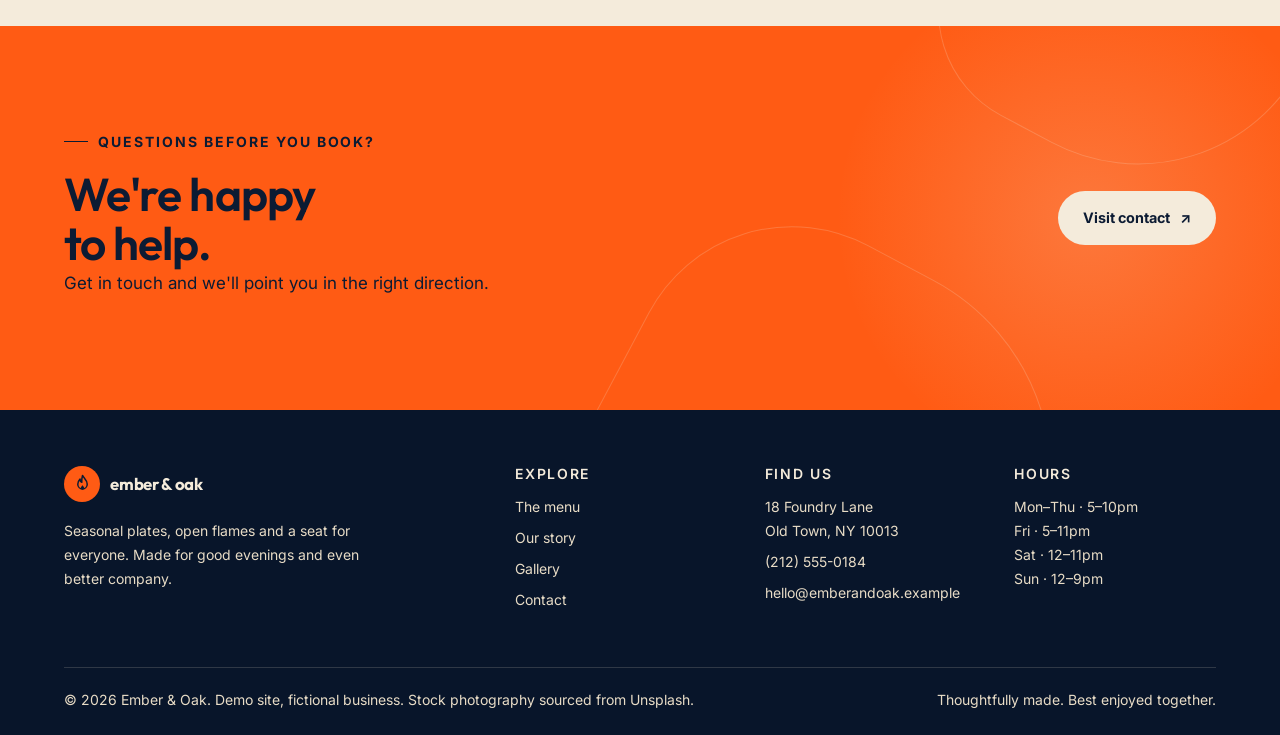
<file: reservations.html>
<!doctype html>
<html lang="en">
<head>
  <meta charset="utf-8">
  <meta name="viewport" content="width=device-width, initial-scale=1">
  <meta name="theme-color" content="#0C1B33">
  <title>Reservations | Ember & Oak Wood-Fire Kitchen</title>
  <meta name="description" content="Make a plan for a good evening at Ember & Oak. Send a table request for seasonal plates, open flames and easy company.">
  <meta property="og:type" content="website">
  <meta property="og:title" content="Reservations | Ember & Oak">
  <meta property="og:description" content="A seat by the fire, a table for your people. Start your Ember & Oak visit here.">
  <meta property="og:image" content="images/ember-og.svg">
  <script>document.documentElement.classList.add('js')</script>
  <link rel="preconnect" href="https://fonts.googleapis.com">
  <link rel="preconnect" href="https://fonts.gstatic.com" crossorigin>
  <link href="https://fonts.googleapis.com/css2?family=Inter:wght@400;500;600;700&family=Outfit:wght@400;500;600;700;800&display=swap" rel="stylesheet">
  <link rel="stylesheet" href="css/styles.css">
  <script src="js/main.js" defer></script>
</head>
<body class="reservations-page">
  <a class="skip-link" href="#main">Skip to content</a>
  <header class="site-header">
    <div class="container">
      <nav class="nav-shell" aria-label="Main navigation">
        <a class="brand" href="index.html" aria-label="Ember and Oak home">
          <span class="brand-mark" aria-hidden="true"><svg viewBox="0 0 24 24" fill="none"><path d="M12 2.8c1.7 3.1 5.4 5.2 5.4 10a5.4 5.4 0 1 1-10.8 0c0-2.2 1-4.1 2.6-5.8.1 2 1.1 3.1 2 3.6-.2-3.1.1-5.3.8-7.8Z" stroke="var(--ink)" stroke-width="1.7" stroke-linecap="round" stroke-linejoin="round"/><path d="M12 14.1c1 1.2 1.8 2 1.8 3.1a1.8 1.8 0 1 1-3.6 0c0-.9.6-1.8 1.8-3.1Z" fill="var(--ink)"/></svg></span>
          <span>ember <span class="brand-ampersand">&</span> oak</span>
        </a>
        <div class="nav-links">
          <a href="index.html">Home</a><a href="menu.html">Menu</a><a href="about.html">Our story</a><a href="gallery.html">Gallery</a><a href="contact.html">Contact</a>
        </div>
        <a class="btn nav-cta" href="reservations.html" aria-current="page">Book a table <span aria-hidden="true">↗</span></a>
        <button class="menu-toggle" type="button" aria-label="Open navigation" aria-expanded="false" aria-controls="mobile-nav">
          <svg viewBox="0 0 24 24" fill="none" stroke="currentColor" stroke-width="1.8" stroke-linecap="round"><path d="M4 7h16M4 12h16M4 17h16"/></svg>
        </button>
      </nav>
      <div class="mobile-nav" id="mobile-nav">
        <a href="index.html">Home</a><a href="menu.html">Menu</a><a href="about.html">Our story</a><a href="gallery.html">Gallery</a><a href="reservations.html" aria-current="page">Reservations</a><a href="contact.html">Contact</a>
      </div>
    </div>
  </header>

  <main id="main">
    <section class="reservations-hero" aria-labelledby="reservations-title">
      <div class="container reservations-layout">
        <div class="reservations-intro">
          <p class="eyebrow">Make an evening of it</p>
          <h1 id="reservations-title">Your table<br>is <em>waiting.</em></h1>
          <p class="lead">A little fire, something good on the plate, and time well spent. Tell us when you’d like to come by and we’ll take it from there.</p>
          <div class="reservations-aside">
            <div class="reservation-mark" aria-hidden="true">
              <svg viewBox="0 0 260 220" fill="none">
                <path d="M24 174h212" stroke="#B9855F" stroke-width="12" stroke-linecap="round"/>
                <path d="m61 162 45-28 83 27-43 24Z" fill="#8F4937"/>
                <path d="m106 134 83 27-2 24-82-29Z" fill="#63382E"/>
                <path d="M104 143c-24-33 4-63 20-92 5 30 25 32 22-3 40 38 41 73 10 97-18 13-41 12-52-2Z" fill="#FF5B14"/>
                <path d="M127 146c-12-20 7-38 13-57 8 20 20 24 17-2 22 25 19 45 2 58-12 9-26 8-32 1Z" fill="#FF7A3C"/>
                <path d="M139 145c-5-11 5-20 9-29 4 11 10 13 8-1 12 13 9 25-1 31-7 4-13 2-16-1Z" fill="#F4EBDB"/>
                <g fill="#FF7A3C"><circle cx="45" cy="62" r="5"/><circle cx="215" cy="92" r="6"/><circle cx="197" cy="42" r="3"/></g>
                <path d="M37 194h186" stroke="#E8DCC6" stroke-opacity=".55" stroke-width="2" stroke-linecap="round"/>
              </svg>
            </div>
            <div><span class="eyebrow">A note from the house</span><p>For groups of seven or more, please get in touch directly so we can find the right spot for everyone.</p><a href="contact.html">Contact the team <span aria-hidden="true">↗</span></a></div>
          </div>
        </div>

        <div class="reservation-panel">
          <div class="reservation-panel-heading">
            <div><p class="eyebrow">A seat at our table</p><h2>Plan your visit</h2></div>
            <span class="reservation-step" aria-label="Step 1 of 1">01 <span>/ 01</span></span>
          </div>
          <form class="reservation-form" id="reservation-form" novalidate>
            <div class="reservation-fields">
              <div class="form-field">
                <label for="guest-name">Your name <span aria-hidden="true">*</span></label>
                <input id="guest-name" name="name" type="text" autocomplete="name" placeholder="Name for the table" required>
              </div>
              <div class="form-field">
                <label for="guest-email">Email address <span aria-hidden="true">*</span></label>
                <input id="guest-email" name="email" type="email" autocomplete="email" placeholder="you@example.com" required>
              </div>
              <div class="form-field">
                <label for="guest-phone">Phone number <span class="optional">(optional)</span></label>
                <input id="guest-phone" name="phone" type="tel" autocomplete="tel" placeholder="+1 (555) 000-0000">
              </div>
              <div class="form-field">
                <label for="guest-count">Number of guests <span aria-hidden="true">*</span></label>
                <select id="guest-count" name="guests" required>
                  <option value="2" selected>2 guests</option>
                  <option value="1">1 guest</option>
                  <option value="3">3 guests</option>
                  <option value="4">4 guests</option>
                  <option value="5">5 guests</option>
                  <option value="6">6 guests</option>
                </select>
              </div>
              <div class="form-field">
                <label for="visit-date">Date <span aria-hidden="true">*</span></label>
                <input id="visit-date" name="date" type="date" required>
              </div>
              <div class="form-field">
                <label for="visit-time">Preferred time <span aria-hidden="true">*</span></label>
                <select id="visit-time" name="time" required>
                  <option value="" selected disabled>Choose a time</option>
                  <option>12:00 pm</option><option>12:30 pm</option><option>1:00 pm</option><option>1:30 pm</option>
                  <option>5:00 pm</option><option>5:30 pm</option><option>6:00 pm</option><option>6:30 pm</option>
                  <option>7:00 pm</option><option>7:30 pm</option><option>8:00 pm</option><option>8:30 pm</option><option>9:00 pm</option>
                </select>
              </div>
              <div class="form-field form-field--full">
                <label for="visit-note">Anything we should know? <span class="optional">(optional)</span></label>
                <textarea id="visit-note" name="note" rows="3" placeholder="Celebration, seating request or a note for our team…"></textarea>
              </div>
            </div>
            <p class="reservation-privacy">We’ll only use these details to follow up about your table request. Please share any access or seating needs in the note above.</p>
            <button class="btn reservation-submit" id="reservation-submit" type="button">Request a table <span aria-hidden="true">↗</span></button>
            <p class="reservation-demo-note">This is a portfolio demo. No booking is sent or confirmed.</p>
            <div class="reservation-success" id="reservation-success" role="status" aria-live="polite" tabindex="-1" hidden>
              <span class="success-mark" aria-hidden="true">✓</span>
              <div><h3>Thanks for stopping by.</h3><p>Your demo request is complete. In a live restaurant site, the team would follow up to confirm availability. No reservation has been sent.</p></div>
              <button class="reservation-reset" id="reservation-reset" type="button">Make another request</button>
            </div>
          </form>
          <noscript><p class="reservation-noscript">The request form is a demonstration and needs JavaScript to show its confirmation. You can still reach the team through the <a href="contact.html">contact page</a>.</p></noscript>
        </div>
      </div>
    </section>

    <section class="reservation-details section--paper" aria-labelledby="reservation-details-title">
      <div class="container reservation-details-grid">
        <div class="reservation-details-copy reveal">
          <p class="eyebrow">Before you arrive</p>
          <h2 id="reservation-details-title">A few things<br>to know.</h2>
          <p>We keep things relaxed, welcoming and centred on the table. Here are a few details to help you plan.</p>
        </div>
        <div class="reservation-detail-list">
          <article class="reservation-detail reveal"><span class="detail-number">01</span><div><h3>When we're open</h3><p>Monday–Thursday, 5–10pm · Friday, 5–11pm · Saturday, 12–11pm · Sunday, 12–9pm.</p></div></article>
          <article class="reservation-detail reveal"><span class="detail-number">02</span><div><h3>Running late?</h3><p>Give us a call if your plans change. We’ll do our best to look after your table.</p></div></article>
          <article class="reservation-detail reveal"><span class="detail-number">03</span><div><h3>A bigger gathering</h3><p>For seven or more guests, or a special event, please contact us directly.</p></div></article>
        </div>
      </div>
    </section>

    <section class="reservation-cta" aria-labelledby="reservation-cta-title">
      <div class="container cta-inner reveal">
        <div><p class="eyebrow">Questions before you book?</p><h2 id="reservation-cta-title">We're happy<br>to help.</h2><p>Get in touch and we'll point you in the right direction.</p></div>
        <a class="btn" href="contact.html">Visit contact <span aria-hidden="true">↗</span></a>
      </div>
    </section>
  </main>

  <footer class="site-footer">
    <div class="container">
      <div class="footer-grid">
        <div class="footer-brand">
          <a class="brand" href="index.html"><span class="brand-mark" aria-hidden="true"><svg viewBox="0 0 24 24" fill="none"><path d="M12 2.8c1.7 3.1 5.4 5.2 5.4 10a5.4 5.4 0 1 1-10.8 0c0-2.2 1-4.1 2.6-5.8.1 2 1.1 3.1 2 3.6-.2-3.1.1-5.3.8-7.8Z" stroke="var(--ink)" stroke-width="1.7" stroke-linecap="round" stroke-linejoin="round"/><path d="M12 14.1c1 1.2 1.8 2 1.8 3.1a1.8 1.8 0 1 1-3.6 0c0-.9.6-1.8 1.8-3.1Z" fill="var(--ink)"/></svg></span><span>ember <span class="brand-ampersand">&</span> oak</span></a>
          <p>Seasonal plates, open flames and a seat for everyone. Made for good evenings and even better company.</p>
        </div>
        <div class="footer-col"><h3>Explore</h3><a href="menu.html">The menu</a><a href="about.html">Our story</a><a href="gallery.html">Gallery</a><a href="contact.html">Contact</a></div>
        <div class="footer-col"><h3>Find us</h3><p>18 Foundry Lane<br>Old Town, NY 10013</p><a href="tel:+12125550184">(212) 555-0184</a><a href="mailto:hello@emberandoak.example">hello@emberandoak.example</a></div>
        <div class="footer-col"><h3>Hours</h3><p>Mon–Thu · 5–10pm<br>Fri · 5–11pm<br>Sat · 12–11pm<br>Sun · 12–9pm</p></div>
      </div>
      <div class="footer-bottom"><span>© 2026 Ember & Oak. Demo site, fictional business. Stock photography sourced from Unsplash.</span><span>Thoughtfully made. Best enjoyed together.</span></div>
    </div>
  </footer>
</body>
</html>
</file>
<file: css/styles.css>
/* Ember & Oak — shared design system
   Portfolio sample 01. Mobile-first, accessible, and dependency-free. */
:root {
  color-scheme: dark;
  --ink: #0C1B33; --ink-rgb: 12,27,51; --ink-deep: #08152A; --ink-soft-rgb: 20,40,74; --ink-soft: #14284A; --oat: #F4EBDB; --oat-rgb: 244,235,219; --oat-deep: #E8DCC6;
  --ember: #FF5B14; --ember-rgb: 255,91,20; --ember-hot: #FF7A3C; --ember-hot-rgb: 255,122,60; --ember-deep: #B83B0A; --ember-deep-rgb: 184,59,10;
  --charcoal: var(--ink); --charcoal-soft: var(--ink-soft); --white: var(--oat); --paper: var(--oat);
  --accent: var(--ember); --accent-dark: var(--ember-deep); --accent-warm: var(--ember-hot);
  --paper-muted: #4A443B; --muted: #C9BDAA; --line: rgba(var(--oat-rgb),.16);
  --line-light: rgba(var(--oat-rgb),.12); --line-dark: rgba(var(--ink-rgb),.14);
  --font-heading: 'Outfit', 'Arial Rounded MT Bold', sans-serif; --font-body: 'Inter', Arial, sans-serif;
  --space-1: .5rem; --space-2: 1rem; --space-3: 1.5rem; --space-4: 2rem;
  --space-5: 3rem; --space-6: 4rem; --space-7: 6rem; --radius-card: 24px;
  --ease: cubic-bezier(.22,.61,.36,1); --content: 1320px;
}
*, *::before, *::after { box-sizing: border-box; }
html { scroll-behavior: smooth; scroll-padding-top: 6rem; }
body { margin: 0; background: var(--charcoal); color: var(--white); font-family: var(--font-body); font-size: 16px; line-height: 1.65; -webkit-font-smoothing: antialiased; }
body, button, input, textarea, select { font-family: var(--font-body); }
img, svg { display: block; max-width: 100%; }
a { color: inherit; text-decoration: none; }
button, a { -webkit-tap-highlight-color: transparent; }
button { color: inherit; }
:focus-visible { outline: 3px solid var(--ember-hot); outline-offset: 4px; }
::selection { background: var(--ember); color: var(--ink); }
@view-transition { navigation: auto; }
::view-transition-group(root) { animation-duration: .45s; }
@media (prefers-reduced-motion: reduce) {
  *, *::before, *::after { scroll-behavior: auto !important; animation-duration: .01ms !important; animation-iteration-count: 1 !important; transition-duration: .01ms !important; }
}
.skip-link { position: fixed; z-index: 1000; top: .75rem; left: .75rem; padding: .75rem 1rem; border-radius: 999px; background: var(--white); color: var(--charcoal); transform: translateY(-160%); }
.skip-link:focus { transform: translateY(0); }
.container { width: min(calc(100% - 2.5rem), var(--content)); margin-inline: auto; }
.section { padding-block: var(--space-6); }
.section--paper { background: var(--paper); color: var(--charcoal); }
.eyebrow { display: inline-flex; align-items: center; gap: .65rem; margin: 0 0 1rem; color: var(--ember-hot); font-size: .875rem; font-weight: 700; letter-spacing: .18em; text-transform: uppercase; }
.eyebrow::before { width: 24px; height: 1px; background: currentColor; content: ''; }
.section--paper .eyebrow { color: var(--accent-dark); }
h1, h2, h3, h4 { margin: 0; font-family: var(--font-heading); font-weight: 600; letter-spacing: -.025em; line-height: 1.08; }
h1 { font-size: clamp(3.25rem, 12vw, 7.5rem); }
h2 { font-size: clamp(2.35rem, 7vw, 4.5rem); }
h3 { font-size: clamp(1.45rem, 3vw, 2rem); }
p { margin: 0 0 1rem; }
.lead { max-width: 620px; color: var(--oat-deep); font-size: clamp(1.05rem, 2vw, 1.2rem); line-height: 1.8; }
.section--paper .lead { color: var(--paper-muted); }
.section-heading { display: flex; flex-direction: column; gap: 1rem; margin-bottom: 2.5rem; }
.section-heading > p { max-width: 520px; color: var(--oat-deep); }
.section--paper .section-heading > p { color: var(--paper-muted); }
.btn { display: inline-flex; min-height: 52px; align-items: center; justify-content: center; gap: .65rem; padding: .85rem 1.5rem; border: 1px solid transparent; border-radius: 999px; background: var(--ember); color: var(--ink); font-size: .9rem; font-weight: 700; transition: transform .3s var(--ease), background .3s var(--ease), box-shadow .3s var(--ease); cursor: pointer; }
.btn:hover { transform: translateY(-3px); background: var(--ember-hot); box-shadow: 0 12px 28px rgba(var(--ember-rgb),.22); }
.btn:active { transform: translateY(0) scale(.98); }
.btn--outline { border-color: rgba(var(--oat-rgb),.35); background: transparent; }
.btn--outline:hover { border-color: var(--white); background: rgba(var(--oat-rgb),.08); box-shadow: none; }
.btn--dark { background: var(--charcoal); }
.btn--dark:hover { background: var(--ink-soft); }
.text-link { display: inline-flex; align-items: center; gap: .55rem; font-size: .9rem; font-weight: 700; }
.text-link span { color: var(--accent); transition: transform .25s var(--ease); }
.text-link:hover span { transform: translateX(5px); }

/* Shared navigation */
.site-header { position: absolute; z-index: 50; top: 1rem; right: 0; left: 0; }
.nav-shell { display: flex; min-height: 68px; align-items: center; justify-content: space-between; gap: 1rem; padding: .65rem .8rem .65rem 1.1rem; border: 1px solid rgba(var(--oat-rgb),.12); border-radius: 999px; background: rgba(var(--ink-rgb),.76); backdrop-filter: blur(18px); }
.brand { display: inline-flex; align-items: center; gap: .65rem; font-family: var(--font-heading); font-size: 1.05rem; font-weight: 700; letter-spacing: -.02em; white-space: nowrap; }
.brand-mark { display: grid; width: 36px; height: 36px; place-items: center; border-radius: 50%; background: var(--accent); }
.brand-mark svg { width: 21px; }
.nav-links { display: none; align-items: center; gap: clamp(1rem, 2vw, 2rem); }
.nav-links a { color: var(--oat-deep); font-size: .875rem; font-weight: 600; transition: color .2s ease; }
.nav-links a:hover, .nav-links a[aria-current="page"] { color: var(--white); }
.nav-cta { display: none; min-height: 44px; padding: .65rem 1.15rem; font-size: .875rem; }
.menu-toggle { display: grid; width: 44px; height: 44px; place-items: center; border: 0; border-radius: 50%; background: var(--charcoal-soft); cursor: pointer; }
.menu-toggle svg { width: 21px; }
.mobile-nav { position: absolute; top: calc(100% + .6rem); right: 1.25rem; left: 1.25rem; display: none; padding: .8rem; border: 1px solid var(--line); border-radius: 22px; background: var(--ink-soft); box-shadow: 0 20px 50px rgba(var(--ink-rgb),.3); }
.mobile-nav.is-open { display: grid; }
.mobile-nav a { padding: .85rem 1rem; border-radius: 12px; color: var(--oat); font-size: .9rem; font-weight: 600; }
.mobile-nav a:hover { background: rgba(var(--oat-rgb),.07); }

/* Homepage hero */
.hero { position: relative; display: grid; min-height: min(900px, 100svh); align-items: center; overflow: hidden; padding: 9rem 0 5rem; isolation: isolate; background: radial-gradient(ellipse at 75% 45%, var(--ink-soft) 0, var(--ink-soft) 37%, var(--ink) 72%); }
.hero::before { position: absolute; z-index: -1; inset: 0; background: linear-gradient(90deg, rgba(var(--ink-rgb),.98) 0%, rgba(var(--ink-rgb),.84) 48%, rgba(var(--ink-rgb),.15) 100%); content: ''; }
.hero-mesh { position: absolute; z-index: -1; inset: 0; width: 100%; height: 100%; opacity: .56; pointer-events: none; }
.hero-grid { display: grid; align-items: center; gap: 1rem; }
.hero-copy { position: relative; z-index: 2; max-width: 680px; }
.hero h1 { max-width: 760px; }
.hero h1 em { color: var(--ember-hot); font-style: normal; }
.hero-copy .lead { max-width: 510px; margin-top: 1.5rem; }
.hero-actions { display: flex; flex-wrap: wrap; gap: .8rem; margin-top: 2rem; }
.hero-note { display: flex; align-items: center; gap: .7rem; margin-top: 3rem; color: var(--muted); font-size: .875rem; letter-spacing: .04em; }
.hero-note::before { width: 34px; height: 1px; background: var(--accent); content: ''; }
.hero-art { position: absolute; right: -16%; bottom: -2%; width: min(76vw, 690px); opacity: .88; pointer-events: none; }
.hero-art svg { width: 100%; filter: drop-shadow(0 35px 40px rgba(var(--ink-rgb),.24)); }
.hero-orbit { transform-origin: 50% 50%; animation: orbit-float 9s ease-in-out infinite; }
@keyframes orbit-float { 0%,100% { transform: translateY(0) rotate(-1deg); } 50% { transform: translateY(-13px) rotate(1deg); } }
.hero-scroll { display: none; }

/* Home story */
.story-grid { display: grid; gap: 2rem; align-items: center; }
.story-art { overflow: hidden; border-radius: var(--radius-card); background: var(--oat-deep); }
.story-art svg { width: 100%; }
.story-copy h2 { max-width: 600px; }
.story-copy .lead { margin-block: 1.3rem; }
.story-stats { display: flex; flex-wrap: wrap; gap: 2rem; margin-top: 2rem; }
.stat strong { display: block; font-family: var(--font-heading); font-size: 2rem; line-height: 1; }
.stat span { color: var(--paper-muted); font-size: .875rem; }

/* Featured plates */
.dish-grid { display: grid; gap: 1rem; }
.dish-card { overflow: hidden; border: 1px solid rgba(var(--oat-rgb),.08); border-radius: var(--radius-card); background: var(--charcoal-soft); transition: transform .4s var(--ease), border-color .4s ease; }
.dish-card:hover { transform: translateY(-6px); border-color: rgba(var(--ember-rgb),.5); }
.dish-art { display: grid; min-height: 220px; place-items: center; overflow: hidden; background: radial-gradient(circle at 50% 60%, var(--ink-soft), var(--ink-soft) 68%); }
.dish-art svg { width: 100%; max-width: 340px; transition: transform .6s var(--ease); }
.dish-card:hover .dish-art svg { transform: scale(1.045) rotate(-2deg); }
.dish-info { display: flex; align-items: flex-start; justify-content: space-between; gap: 1rem; padding: 1.3rem 1.35rem 1.5rem; }
.dish-info h3 { font-size: 1.35rem; letter-spacing: -.025em; }
.dish-info p { margin: .4rem 0 0; color: var(--oat-deep); font-size: .875rem; }
.dish-price { color: var(--ember-hot); font-family: var(--font-heading); font-size: 1.15rem; font-weight: 600; white-space: nowrap; }

/* Visit strip */
.visit-grid { display: grid; gap: 2rem; }
.visit-card { padding: 1.6rem; border: 1px solid rgba(var(--ink-rgb),.12); border-radius: var(--radius-card); background: var(--oat-deep); }
.visit-card h3 { margin-bottom: 1rem; }
.hours-row { display: flex; justify-content: space-between; gap: 1rem; padding: .65rem 0; border-bottom: 1px solid rgba(var(--ink-rgb),.12); color: var(--paper-muted); font-size: .875rem; }
.hours-row:last-child { border: 0; }
.hours-row strong { color: var(--charcoal); }
.visit-aside { display: flex; flex-direction: column; justify-content: center; }
.visit-aside p { max-width: 430px; color: var(--paper-muted); }

/* Testimonials */
.quote-grid { display: grid; gap: 1rem; }
.quote-card { padding: 1.5rem; border: 1px solid var(--line); border-radius: var(--radius-card); background: rgba(var(--oat-rgb),.035); }
.quote-stars { margin-bottom: 1rem; color: var(--ember-hot); letter-spacing: .15em; }
.quote-card blockquote { margin: 0 0 1.4rem; color: var(--oat); font-family: var(--font-heading); font-size: 1.2rem; line-height: 1.45; }
.quote-person { color: var(--oat-deep); font-size: .875rem; }

/* CTA and footer */
.reservation-cta { position: relative; overflow: hidden; padding-block: 5rem; background: var(--ember); color: var(--ink); isolation: isolate; }
.reservation-cta::before, .reservation-cta::after { position: absolute; z-index: -1; width: 360px; height: 360px; border: 1px solid rgba(var(--oat-rgb),.2); border-radius: 42% 58% 61% 39%; content: ''; transform: rotate(28deg); }
.reservation-cta::before { top: -220px; right: -40px; }
.reservation-cta::after { right: 18%; bottom: -300px; width: 460px; height: 460px; }
.cta-inner { display: flex; flex-direction: column; align-items: flex-start; gap: 1.5rem; }
.cta-inner h2 { max-width: 700px; color:var(--ink); }
.reservation-cta .eyebrow { color:var(--ink); }
.cta-inner p { max-width: 470px; color: var(--ink); }
.cta-inner .btn { background: var(--white); color: var(--charcoal); }
.site-footer { padding: 3.5rem 0 1.5rem; background: var(--ink-deep); }
.footer-grid { display: grid; gap: 2rem; padding-bottom: 3rem; }
.footer-brand p { max-width: 300px; margin-top: 1rem; color: var(--oat-deep); font-size: .875rem; }
.footer-col h3 { margin-bottom: .9rem; font-family: var(--font-body); font-size: .875rem; letter-spacing: .12em; text-transform: uppercase; }
.footer-col a, .footer-col p { display: block; margin: .45rem 0; color: var(--oat-deep); font-size: .875rem; }
.footer-col a:hover { color: var(--white); }
.footer-bottom { display: flex; flex-direction: column; gap: .6rem; padding-top: 1.2rem; border-top: 1px solid var(--line); color: var(--oat-deep); font-size: .875rem; }

/* Motion enhancements */

.js .reveal { opacity: 0; transform: translateY(22px) scale(.99); transition: opacity .65s var(--ease), transform .65s var(--ease); }
.js .reveal.is-visible { opacity: 1; transform: translateY(0) scale(1); }
.reveal-delay-1 { transition-delay: .08s; }
.reveal-delay-2 { transition-delay: .16s; }
.reveal-delay-3 { transition-delay: .24s; }
@media (prefers-reduced-motion: reduce) { .reveal, .js .reveal { opacity: 1; transform: none; } .hero-orbit { animation: none; } }

@media (min-width: 640px) {
  .container { width: min(calc(100% - 4rem), var(--content)); }
  .section { padding-block: 5.5rem; }
  .section-heading { flex-direction: row; align-items: end; justify-content: space-between; }
  .dish-grid, .quote-grid { grid-template-columns: repeat(2, minmax(0,1fr)); }
  .visit-grid { grid-template-columns: 1fr 1fr; align-items: stretch; }
  .footer-grid { grid-template-columns: 1.5fr 1fr 1fr; }
  .footer-bottom { flex-direction: row; justify-content: space-between; }
}
@media (min-width: 900px) {
  .site-header { top: 1.35rem; }
  .nav-shell { padding-left: 1.25rem; }
  .nav-links { display: flex; }
  .nav-cta { display: inline-flex; }
  .menu-toggle, .mobile-nav { display: none !important; }
  .hero { min-height: 820px; }
  .hero-grid { grid-template-columns: 1.1fr .9fr; }
  .hero-art { right: 1%; bottom: 2%; width: min(52vw, 680px); }
  .hero::before { background: linear-gradient(90deg, rgba(var(--ink-rgb),.98) 0%, rgba(var(--ink-rgb),.8) 44%, rgba(var(--ink-rgb),.08) 100%); }
  .hero-scroll { position: absolute; right: max(2rem, calc((100vw - var(--content))/2)); bottom: 3rem; display: flex; align-items: center; gap: .7rem; color: var(--oat-deep); font-size: .875rem; letter-spacing: .14em; text-transform: uppercase; writing-mode: vertical-rl; }
  .hero-scroll::after { width: 1px; height: 42px; background: var(--accent); content: ''; }
  .story-grid { grid-template-columns: .95fr 1.05fr; gap: 5rem; }
  .dish-grid { grid-template-columns: repeat(3, minmax(0,1fr)); }
  .quote-grid { grid-template-columns: repeat(3, minmax(0,1fr)); }
  .footer-grid { grid-template-columns: 2fr 1fr 1fr 1fr; }
  .cta-inner { flex-direction: row; align-items: center; justify-content: space-between; }
}
@media (min-width: 1280px) {
  .hero-art { right: 3%; width: 650px; }
}


/* Menu page */
.menu-hero { position: relative; min-height: 610px; display: flex; align-items: center; overflow: hidden; padding: 10rem 0 5rem; background: radial-gradient(ellipse at 76% 48%, var(--ink-soft) 0, var(--ink-soft) 38%, var(--ink) 74%); isolation: isolate; }
.menu-hero::before { position: absolute; z-index: -1; inset: 0; background: linear-gradient(90deg, rgba(var(--ink-rgb),.97), rgba(var(--ink-rgb),.76) 48%, rgba(var(--ink-rgb),.2)); content: ''; }
.menu-hero-inner { display: grid; align-items: center; }
.menu-hero-copy { position: relative; z-index: 2; max-width: 660px; }
.menu-hero h1 { font-size: clamp(3.2rem, 10vw, 6.6rem); }
.menu-hero h1 em { color: var(--accent-warm); font-style: normal; }
.menu-hero .lead { max-width: 500px; margin-top: 1.4rem; }
.menu-meta { display: flex; flex-wrap: wrap; align-items: center; gap: .7rem; margin-top: 2rem; color: var(--oat-deep); font-size: .875rem; font-weight: 700; letter-spacing: .12em; }
.menu-meta span { color: var(--accent-warm); }
.menu-hero-art { position: absolute; right: -16%; bottom: -3%; width: min(75vw, 610px); opacity: .78; pointer-events: none; animation: orbit-float 9s ease-in-out infinite; }
.menu-tabs { position: sticky; z-index: 40; top: 0; overflow-x: auto; border-bottom: 1px solid rgba(var(--oat-rgb),.1); background: rgba(var(--ink-rgb),.94); backdrop-filter: blur(16px); scrollbar-width: none; }
.menu-tabs::-webkit-scrollbar { display: none; }
.menu-tabs-inner { display: flex; width: max-content; min-width: min(100%, 1160px); gap: .35rem; padding-block: .8rem; }
.menu-tabs a { flex: 0 0 auto; padding: .62rem 1rem; border-radius: 999px; color: var(--muted); font-size: .875rem; font-weight: 600; transition: background .25s ease, color .25s ease; }
.menu-tabs a:hover, .menu-tabs a.is-active { background: var(--accent); color: var(--white); }
.menu-content { background: var(--charcoal); }
.menu-section { padding-block: 4.5rem; scroll-margin-top: 5rem; }
.menu-section-heading { display: flex; flex-direction: column; gap: 1rem; margin-bottom: 2rem; }
.menu-section-heading > p { max-width: 470px; color: var(--oat-deep); }
.menu-section-heading h2 { font-size: clamp(2.25rem, 6vw, 3.8rem); }
.menu-list { display: grid; }
.menu-item { padding: 1.25rem 0; border-bottom: 1px solid rgba(var(--oat-rgb),.13); }
.menu-item:first-child { border-top: 1px solid rgba(var(--oat-rgb),.13); }
.menu-item-title { display: flex; align-items: baseline; justify-content: space-between; gap: 1rem; }
.menu-item-title h3 { font-size: 1.18rem; letter-spacing: -.025em; }
.menu-item p { margin: .35rem 0 .55rem; color: var(--muted); font-size: .875rem; }
.menu-price { color: var(--ember-hot); font-family: var(--font-heading); font-size: 1.05rem; font-weight: 600; white-space: nowrap; }
.diet-tags { display: flex; gap: .35rem; }
.diet-tags span { display: inline-grid; min-width: 25px; height: 22px; place-items: center; padding-inline: .35rem; border: 1px solid rgba(var(--ember-hot-rgb),.42); border-radius: 999px; color: var(--ember-hot); font-size: .875rem; font-weight: 700; }
.menu-section--fire { background: var(--ink-soft); }
.menu-section--fire .menu-section-heading > p { color: var(--muted); }
.fire-feature { display: grid; gap: 1.5rem; align-items: center; }
.fire-art { overflow: hidden; border-radius: var(--radius-card); background: radial-gradient(circle at 50% 55%, var(--ink-soft), var(--ink) 72%); }
.fire-art svg { width: 100%; }
.fire-menu-list .menu-item:first-child { border-top: 1px solid rgba(var(--oat-rgb),.13); }
.menu-section--paper { padding-block: 4.5rem; background: var(--paper); color: var(--charcoal); scroll-margin-top: 5rem; }
.menu-section--paper .menu-section-heading > p { color: var(--paper-muted); }
.menu-section--paper .menu-item, .menu-section--paper .menu-item:first-child { border-color: rgba(var(--ink-rgb),.15); }
.menu-section--paper .menu-item p { color: var(--paper-muted); }
.menu-section--paper .menu-price { color: var(--accent-dark); }
.menu-section--paper .diet-tags span { border-color: rgba(var(--ember-deep-rgb),.35); color: var(--accent-dark); }
.menu-subheading { margin: 0 0 1rem; font-size: 1.55rem; }
.menu-drinks-grid { display: grid; gap: 2.5rem; }
.menu-note { padding-block: 4.5rem; }
.menu-note-inner { display: grid; gap: 1.5rem; }
.menu-note-inner h2 { font-size: clamp(2.3rem, 6vw, 4rem); }
.menu-note-inner > div:last-child { max-width: 560px; color: var(--paper-muted); }
.diet-legend { display: flex; flex-wrap: wrap; gap: .55rem; align-items: center; margin: 1.3rem 0; font-size: .875rem; }
.diet-legend strong { display: inline-grid; min-width: 26px; height: 24px; place-items: center; border: 1px solid rgba(var(--ember-deep-rgb),.35); border-radius: 999px; color: var(--accent-dark); font-size: .875rem; }
@media (min-width: 640px) {
  .menu-hero { min-height: 670px; }
  .menu-hero-art { right: -2%; bottom: 0; width: min(58vw, 600px); }
  .menu-section { padding-block: 5.5rem; }
  .menu-section-heading { flex-direction: row; align-items: end; justify-content: space-between; }
  .menu-list:not(.menu-list--compact) { max-width: 900px; }
  .menu-drinks-grid { grid-template-columns: 1fr 1fr; gap: 3rem; }
  .menu-note-inner { grid-template-columns: 1fr 1fr; align-items: center; gap: 4rem; }
}
@media (min-width: 900px) {
  .menu-hero { min-height: 730px; }
  .menu-hero-art { right: 4%; width: 560px; }
  .fire-feature { grid-template-columns: .9fr 1.1fr; gap: 4rem; }
  .fire-art { position: sticky; top: 7rem; }
}
@media (max-width: 520px) {
  .menu-hero-art { right: -30%; bottom: -2%; width: 82vw; opacity: .32; }
  .menu-hero::before { background: linear-gradient(90deg, rgba(var(--ink-rgb),.98), rgba(var(--ink-rgb),.72)); }
  .menu-tabs-inner { margin-left: 1.25rem; margin-right: 1.25rem; }
}
@media (prefers-reduced-motion: reduce) { .menu-hero-art { animation: none; } }


/* Our Story page */
.about-hero { position:relative; min-height:650px; display:flex; align-items:center; overflow:hidden; padding:10rem 0 5rem; background:radial-gradient(ellipse at 78% 48%, var(--ink-soft) 0, var(--ink-soft) 40%, var(--ink) 76%); isolation:isolate; }
.about-hero::before { position:absolute; z-index:-1; inset:0; background:linear-gradient(90deg,rgba(var(--ink-rgb),.98),rgba(var(--ink-rgb),.78) 48%,rgba(var(--ink-rgb),.18)); content:''; }
.about-hero-inner { display:grid; align-items:center; }
.about-hero-copy { position:relative; z-index:2; max-width:650px; }
.about-hero h1 { font-size:clamp(3.3rem,10vw,6.8rem); }
.about-hero h1 em,.sourcing-copy h2 em { color:var(--accent-warm); font-style:normal; }
.about-hero .lead { max-width:510px; margin:1.4rem 0 2rem; }
.about-hero-art { position:absolute; right:-13%; bottom:-4%; width:min(78vw,650px); opacity:.82; animation:orbit-float 9s ease-in-out infinite; }
.about-hero-art svg { width:100%; filter:drop-shadow(0 30px 35px rgba(var(--ink-rgb),.25)); }
.about-art-note { position:absolute; right:16%; bottom:13%; color:var(--oat-deep); font-size: .875rem; font-weight:700; letter-spacing:.2em; }
.about-intro-grid { display:grid; gap:2rem; align-items:start; }
.about-intro-label { display:flex; flex-direction:column; gap:1.5rem; }
.about-big-mark { color:var(--charcoal); font-family:var(--font-heading); font-size:clamp(4rem,10vw,7rem); font-weight:800; letter-spacing:-.025em; line-height:.9; }
.about-big-mark span { color:var(--accent); }
.about-intro-copy { max-width:720px; }
.about-intro-copy h2 { max-width:690px; font-size:clamp(2.5rem,6vw,4.5rem); }
.about-intro-copy .lead { margin:1.5rem 0 1rem; color:var(--paper-muted); }
.about-intro-copy > p:last-child { color:var(--paper-muted); }
.about-values { background:var(--charcoal); }
.values-grid { display:grid; gap:1rem; }
.value-card { position:relative; min-height:280px; padding:1.7rem; overflow:hidden; border:1px solid rgba(var(--oat-rgb),.1); border-radius:var(--radius-card); background:var(--charcoal-soft); }
.value-number { color:var(--muted); font-size: .875rem; font-weight:700; letter-spacing:.15em; }
.value-icon { display:grid; width:54px; height:54px; margin:1.7rem 0 1.2rem; place-items:center; border:1px solid rgba(var(--ember-hot-rgb),.4); border-radius:50%; color:var(--accent-warm); font-size:1.5rem; }
.value-card h3 { margin-bottom:.6rem; font-size:1.45rem; }
.value-card p { max-width:360px; color:var(--muted); font-size: .875rem; }
.about-timeline { overflow:hidden; }
.timeline { position:relative; display:grid; gap:0; max-width:900px; margin:3rem auto 0; padding:0; list-style:none; }
.timeline::before { position:absolute; top:12px; bottom:20px; left:8px; width:1px; background:rgba(var(--ink-rgb),.2); content:''; }
.timeline-item { position:relative; display:grid; gap:.5rem; padding:0 0 2.2rem 2.4rem; }
.timeline-item::before { position:absolute; top:5px; left:2px; width:13px; height:13px; border:3px solid var(--paper); border-radius:50%; background:var(--accent); box-shadow:0 0 0 1px rgba(var(--ink-rgb),.2); content:''; }
.timeline-year { color:var(--accent-dark); font-size: .875rem; font-weight:800; letter-spacing:.14em; text-transform:uppercase; }
.timeline-item h3 { margin-bottom:.4rem; font-size:1.45rem; }
.timeline-item p { max-width:590px; color:var(--paper-muted); font-size:.88rem; }
.timeline-note,.team-disclaimer,.sourcing-disclaimer { margin-top:1rem; color:var(--paper-muted); font-size: .875rem; }
.about-sourcing { background:var(--ink-soft); }
.sourcing-grid { display:grid; gap:2rem; align-items:center; }
.sourcing-art { overflow:hidden; border-radius:var(--radius-card); background:var(--ink-soft); }
.sourcing-art svg { width:100%; }
.sourcing-copy h2 { margin:.4rem 0 1.2rem; font-size:clamp(2.5rem,6vw,4.4rem); }
.sourcing-copy .lead { color:var(--oat-deep); }
.sourcing-copy > p:not(.eyebrow):not(.lead):not(.sourcing-disclaimer) { color:var(--muted); }
.sourcing-list { display:grid; gap:1.15rem; margin:2rem 0 0; padding:0; list-style:none; }
.sourcing-list li { display:grid; grid-template-columns:34px 1fr; gap:.8rem; }
.sourcing-list li > span { display:grid; width:30px; height:30px; place-items:center; border:1px solid rgba(var(--ember-hot-rgb),.5); border-radius:50%; color:var(--accent-warm); font-size: .875rem; font-weight:700; }
.sourcing-list strong { font-family:var(--font-heading); font-size:1.08rem; }
.sourcing-list p { margin-top:.25rem; color:var(--muted); font-size: .875rem; }
.sourcing-disclaimer { color:var(--muted); }
.about-team { background:var(--paper); color:var(--charcoal); }
.team-grid { display:grid; gap:1rem; }
.team-card { overflow:hidden; border:1px solid rgba(var(--ink-rgb),.1); border-radius:var(--radius-card); background:var(--oat-deep); }
.team-avatar { display:grid; min-height:205px; place-items:end center; overflow:hidden; background:var(--oat-deep); }
.team-avatar svg { width:min(100%,220px); margin-top:1rem; }
.avatar--two { background:var(--oat-deep); }.avatar--three { background:var(--oat-deep); }.avatar--four { background:var(--oat-deep); }
.team-card-copy { padding:1.35rem; }
.team-card-copy .eyebrow { margin-bottom:.45rem; color:var(--accent-dark); }
.team-card-copy h3 { margin-bottom:.45rem; font-size:1.55rem; }
.team-card-copy > p:last-child { color:var(--paper-muted); font-size: .875rem; }
.team-disclaimer { color:var(--paper-muted); }
@media (min-width:640px) {
 .about-hero { min-height:690px; }.about-hero-art { right:-2%; bottom:0; width:min(62vw,650px); }
 .about-intro-grid { grid-template-columns:.55fr 1.45fr; gap:3rem; }
 .values-grid { grid-template-columns:repeat(3,minmax(0,1fr)); }
 .timeline-item { grid-template-columns:150px 1fr; gap:1.5rem; }
 .sourcing-grid { grid-template-columns:.9fr 1.1fr; gap:4rem; }
 .team-grid { grid-template-columns:repeat(2,minmax(0,1fr)); }
}
@media (min-width:900px) {
 .about-hero { min-height:740px; }.about-hero-art { right:3%; width:600px; }
 .about-hero::before { background:linear-gradient(90deg,rgba(var(--ink-rgb),.98),rgba(var(--ink-rgb),.8) 43%,rgba(var(--ink-rgb),.06)); }
 .team-grid { grid-template-columns:repeat(4,minmax(0,1fr)); }
}
@media (max-width:520px) {
 .about-hero-art { right:-34%; bottom:-1%; width:88vw; opacity:.32; }
 .about-hero::before { background:linear-gradient(90deg,rgba(var(--ink-rgb),.98),rgba(var(--ink-rgb),.74)); }
 .about-art-note { display:none; }
}
@media (prefers-reduced-motion:reduce) { .about-hero-art { animation:none; } }




/* Desktop composition */
@media (min-width: 900px) and (max-width: 1023px) {
  .container { width:min(calc(100% - 3.5rem), var(--content)); }
  .gallery-hero-grid { grid-template-columns:1fr 1fr; }
  .hero { min-height:760px; }
  .hero-grid { grid-template-columns:1fr 1fr; gap:1.5rem; }
  .hero-art { position:relative; inset:auto; grid-column:2; grid-row:1; width:100%; opacity:1; }
  .hero-copy { grid-column:1; grid-row:1; }
  .menu-hero { min-height:640px; }
  .menu-hero-inner { text-align:center; justify-items:center; }
  .menu-hero-copy { max-width:760px; }
  .menu-hero-art { position:relative; inset:auto; width:min(70vw,560px); height:190px; margin:0 auto -1rem; opacity:1; }
  .menu-hero-art svg { height:100%; }
  .about-hero-inner { grid-template-columns:1fr 1fr; gap:2rem; }
  .about-hero-art { position:relative; inset:auto; grid-column:1; grid-row:1; opacity:1; }
  .about-hero-copy { grid-column:2; grid-row:1; }
}
@media (min-width: 1024px) {
  body { font-size:17px; line-height:1.7; letter-spacing:0; }
  .container { width:min(calc(100% - clamp(4rem,10vw,8rem)),1320px); max-width:1320px; }
  .section,.section--paper { padding-block:7.5rem; }
  h1 { font-size:clamp(3rem,5.5vw,5.75rem); line-height:1.05; letter-spacing:-.025em; }
  h2 { font-size:clamp(2.25rem,3.6vw,3.5rem); letter-spacing:-.02em; }
  h3 { letter-spacing:-.01em; }
  .eyebrow { font-size:.875rem; letter-spacing:.14em; }
  .hero { min-height:min(860px,92svh); padding:9rem 0 6rem; }
  .hero::before { background:radial-gradient(ellipse at 78% 50%,rgba(var(--ink-soft-rgb),.55),transparent 55%); }
  .hero-grid { grid-template-columns:minmax(0,.92fr) minmax(0,1.08fr); gap:3rem; }
  .hero-copy { grid-column:1; grid-row:1; max-width:590px; }
  .hero h1 { font-size:clamp(3.5rem,5.2vw,5.6rem); }
  .hero-art { position:relative; inset:auto; grid-column:2; grid-row:1; width:100%; max-width:680px; opacity:1; justify-self:end; transform:none; }
  .story-grid { grid-template-columns:1.05fr .95fr; gap:6rem; }
  .dish-grid,.quote-grid { grid-template-columns:repeat(3,minmax(0,1fr)); gap:1.5rem; }
  .dish-art { min-height:280px; }
  .visit-grid { grid-template-columns:1.1fr .9fr; gap:5rem; }
  .visit-card { padding:2.5rem; }
  .cta-inner { flex-direction:row; align-items:center; justify-content:space-between; gap:4rem; }
  .reservation-cta { padding-block:6rem; }
  .menu-hero { min-height:620px; padding:10rem 0 4rem; }
  .menu-hero::before { background:radial-gradient(ellipse at 50% 115%,var(--ink-soft),transparent 65%); }
  .menu-hero-inner { display:block; text-align:center; }
  .menu-hero-copy { max-width:850px; margin-inline:auto; }
  .menu-hero h1 { font-size:clamp(3.5rem,5vw,5.4rem); }
  .menu-hero .lead { max-width:620px; margin:1.3rem auto 0; }
  .menu-meta { justify-content:center; }
  .menu-hero-art { position:relative; inset:auto; width:min(76vw,760px); height:210px; margin:0 auto -2rem; opacity:1; }
  .menu-hero-art svg { width:100%; height:100%; }
  .menu-layout { display:grid; grid-template-columns:220px minmax(0,1fr); gap:3rem; align-items:start; }
  .menu-tabs { position:sticky; top:2rem; z-index:5; width:auto; max-height:none; overflow:visible; border:1px solid var(--line); border-radius:24px; background:var(--ink-soft); }
  .menu-tabs-inner { display:grid; width:100%; min-width:0; gap:.35rem; padding:1rem; }
  .menu-tabs a { padding:.85rem 1rem; font-size:.875rem; }
  .menu-content { min-width:0; margin:0; }
  .menu-section { padding-block:5rem; }
  .menu-section.container { width:100%; max-width:none; margin-inline:0; }
  .menu-section-heading { align-items:end; gap:3rem; margin-bottom:2.5rem; }
  .menu-section-heading h2 { font-size:clamp(2.25rem,3.6vw,3.5rem); }
  .menu-list:not(.menu-list--compact) { max-width:none; }
  .menu-section:not(.menu-section--fire) > .menu-list,
  .menu-section:not(.menu-section--fire) .container > .menu-list { grid-template-columns:repeat(2,minmax(0,1fr)); column-gap:3rem; }
  .menu-item { padding:1.5rem 0; }
  .menu-section--fire { padding-block:6rem; }
  .fire-feature { grid-template-columns:.9fr 1.1fr; gap:5rem; }
  .fire-art { position:sticky; top:7rem; }
  .menu-section--paper { padding-block:6rem; }
  .menu-note { padding-block:6rem; }
  .menu-note-inner { grid-template-columns:1fr 1fr; gap:6rem; }
  .menu-drinks-grid { gap:4rem; }
  .about-hero { min-height:740px; padding:10rem 0 6rem; }
  .about-hero-inner { grid-template-columns:1.05fr .95fr; gap:4rem; }
  .about-hero-art { position:relative; inset:auto; grid-column:1; grid-row:1; width:100%; max-width:650px; opacity:1; }
  .about-hero-copy { grid-column:2; grid-row:1; max-width:600px; }
  .about-intro-grid { grid-template-columns:.55fr 1.45fr; gap:5rem; }
  .values-grid { grid-template-columns:repeat(3,minmax(0,1fr)); gap:1.5rem; }
  .value-card { min-height:330px; padding:2.2rem; }
  .timeline { max-width:1050px; }
  .timeline-item { grid-template-columns:180px 1fr; gap:2rem; padding-bottom:2.8rem; }
  .sourcing-grid { grid-template-columns:1fr 1fr; gap:6rem; }
  .team-grid { grid-template-columns:repeat(4,minmax(0,1fr)); gap:1.25rem; }
  .team-avatar { min-height:250px; }
  .footer-grid { grid-template-columns:2fr 1fr 1fr 1fr; gap:3rem; }
}
@media (min-width:1280px) {
  .hero-art { max-width:700px; }
}
@media (hover:hover) and (pointer:fine) {
  .hero { --pointer-x:50%; --pointer-y:50%; }
  .hero::after { content:""; position:absolute; inset:0; pointer-events:none; background:radial-gradient(360px circle at var(--pointer-x) var(--pointer-y),rgba(var(--ember-hot-rgb),.12),transparent 70%); }
  .reservation-cta { background:radial-gradient(360px circle at var(--pointer-x,85%) var(--pointer-y,50%),rgba(var(--oat-rgb),.2),transparent 70%),var(--ember); }
  .dish-card,.value-card,.team-card { transition:transform .45s var(--ease),box-shadow .45s var(--ease),border-color .45s var(--ease); }
  .dish-card:hover,.value-card:hover,.team-card:hover { transform:translateY(-7px); box-shadow:0 22px 48px rgba(var(--ink-rgb),.2); }
  .dish-card:hover .dish-art svg { transform:scale(1.06) rotate(-2deg); }
}

/* Gallery page */
.gallery-hero { position:relative; overflow:hidden; padding:10rem 0 5rem; background:radial-gradient(ellipse at 80% 48%,var(--ink-soft),var(--ink) 68%); isolation:isolate; }
.gallery-hero-grid { display:grid; align-items:center; gap:2rem; }
.gallery-hero-copy { position:relative; z-index:2; max-width:650px; }
.gallery-hero h1 { font-size:clamp(3.2rem,10vw,6rem); }
.gallery-hero h1 em { color:var(--ember-hot); font-style:normal; }
.gallery-hero .lead { margin-top:1.4rem; }
.gallery-hero-art { width:min(100%,560px); justify-self:center; }
.gallery-hero-art svg { width:100%; filter:drop-shadow(0 28px 34px rgba(var(--ink-rgb),.3)); }
.gallery-section { background:var(--oat); color:var(--ink); }
.gallery-section .section-heading > p { color:var(--paper-muted); }
.gallery-filters { display:flex; flex-wrap:wrap; gap:.6rem; margin:0 0 2rem; }
.gallery-filter { min-height:44px; padding:.65rem 1.15rem; border:1px solid rgba(var(--ink-rgb),.2); border-radius:999px; background:transparent; color:var(--ink); font:600 .875rem var(--font-body); cursor:pointer; transition:background .25s var(--ease),color .25s var(--ease),border-color .25s var(--ease); }
.gallery-filter:hover,.gallery-filter.is-active { border-color:var(--ink); background:var(--ink); color:var(--oat); }
.gallery-filter:focus-visible { outline-color:var(--ember-deep); }
.gallery-grid { display:grid; grid-template-columns:1fr; gap:1.25rem; }
.gallery-card { overflow:hidden; border:1px solid rgba(var(--ink-rgb),.1); border-radius:24px; background:var(--oat-deep); }
.gallery-card[hidden] { display:none; }
.gallery-art { display:grid; min-height:245px; place-items:center; overflow:hidden; background:var(--ink-soft); }
.gallery-art svg { width:100%; height:100%; max-height:340px; transition:transform .55s var(--ease); }
.gallery-art--plate,.gallery-art--veg { background:radial-gradient(circle at 50% 55%,var(--ink-soft),var(--ink-soft) 72%); }
.gallery-art--fire,.gallery-art--embers { background:radial-gradient(circle at 50% 55%,var(--ink),var(--ink) 74%); }
.gallery-art--table,.gallery-art--room { background:radial-gradient(circle at 50% 55%,var(--ink-soft),var(--ink-soft) 78%); }
.gallery-card-copy { padding:1.35rem 1.5rem 1.6rem; }
.gallery-card-copy .eyebrow { margin-bottom:.6rem; color:var(--ember-deep); }
.gallery-card-copy h3 { margin-bottom:.5rem; font-size:1.45rem; }
.gallery-card-copy > p:last-child { margin:0; color:var(--paper-muted); font-size:.9rem; }
.gallery-empty { margin:1rem 0 0; color:var(--paper-muted); font-size:.9rem; }
@media (min-width:640px) {
  .gallery-hero-grid { grid-template-columns:1fr 1fr; gap:2rem; }
  .gallery-grid { grid-template-columns:repeat(2,minmax(0,1fr)); }
  .gallery-card--wide { grid-column:span 2; display:grid; grid-template-columns:1.15fr .85fr; align-items:stretch; }
  .gallery-card--wide .gallery-art { min-height:300px; }
  .gallery-card--wide .gallery-card-copy { align-self:center; padding:2rem; }
}
@media (min-width:1024px) {
  .gallery-hero { min-height:720px; padding:10rem 0 6rem; }
  .gallery-hero-grid { grid-template-columns:1.05fr .95fr; gap:4rem; }
  .gallery-hero-art { width:100%; max-width:620px; }
  .gallery-grid { grid-template-columns:repeat(3,minmax(0,1fr)); gap:1.5rem; }
  .gallery-card--wide { grid-column:span 2; }
  .gallery-art { min-height:290px; }
}
@media (hover:hover) and (pointer:fine) {
  .gallery-card { transition:transform .45s var(--ease),box-shadow .45s var(--ease); }
  .gallery-card:hover { transform:translateY(-6px); box-shadow:0 22px 42px rgba(var(--ink-rgb),.16); }
  .gallery-card:hover .gallery-art svg { transform:scale(1.045); }
}

/* Reservations page */
.reservations-hero { position:relative; overflow:hidden; padding:8.5rem 0 5rem; background:radial-gradient(ellipse at 12% 18%,var(--ink-soft),var(--ink) 62%); color:var(--oat); isolation:isolate; }
.reservations-layout { display:grid; gap:2.5rem; align-items:start; }
.reservations-intro { max-width:620px; }
.reservations-intro h1 { margin:.7rem 0 1.25rem; font-size:clamp(3.3rem,11vw,5.8rem); line-height:1.02; }
.reservations-intro h1 em { color:var(--ember-hot); font-style:normal; }
.reservations-intro .lead { max-width:520px; color:rgba(var(--oat-rgb),.82); }
.reservations-aside { display:grid; grid-template-columns:110px 1fr; gap:1.1rem; align-items:center; margin-top:2.2rem; padding-top:1.5rem; border-top:1px solid rgba(var(--oat-rgb),.2); }
.reservation-mark { width:100%; }
.reservation-mark svg { display:block; width:100%; }
.reservations-aside .eyebrow { margin-bottom:.45rem; color:var(--ember-hot); }
.reservations-aside p { margin:0 0 .55rem; color:rgba(var(--oat-rgb),.75); font-size:.9rem; }
.reservations-aside a { color:var(--ember-hot); font-size:.9rem; font-weight:700; text-decoration:none; }
.reservations-aside a:hover { color:var(--oat); }
.reservation-panel { padding:1.35rem; border:1px solid rgba(var(--oat-rgb),.55); border-radius:24px; background:var(--oat); color:var(--ink); box-shadow:0 28px 70px rgba(var(--ink-rgb),.25); }
.reservation-panel-heading { display:flex; align-items:center; justify-content:space-between; gap:1rem; margin-bottom:1.35rem; }
.reservation-panel-heading .eyebrow { margin-bottom:.35rem; color:var(--ember-deep); }
.reservation-panel-heading h2 { margin:0; font-size:clamp(1.8rem,6vw,2.35rem); letter-spacing:-.02em; }
.reservation-step { color:var(--ember-deep); font-family:var(--font-heading); font-size:1.2rem; font-weight:700; }
.reservation-step span { color:var(--paper-muted); font-size:.85rem; }
.reservation-fields { display:grid; gap:1rem; }
.form-field { display:grid; gap:.45rem; min-width:0; }
.form-field label { color:var(--ink); font-size:.875rem; font-weight:700; }
.form-field label > span[aria-hidden="true"] { color:var(--ember-deep); }
.form-field .optional { color:var(--paper-muted); font-size:.8rem; font-weight:500; }
.form-field input,.form-field select,.form-field textarea { width:100%; min-width:0; min-height:50px; padding:.8rem .95rem; border:1px solid rgba(var(--ink-rgb),.22); border-radius:16px; outline:none; background:rgba(var(--oat-rgb),.42); color:var(--ink); font:400 .95rem var(--font-body); transition:border-color .2s ease,box-shadow .2s ease,background .2s ease; }
.form-field textarea { min-height:100px; resize:vertical; }
.form-field input::placeholder,.form-field textarea::placeholder { color:rgba(var(--ink-rgb),.48); }
.form-field input:focus,.form-field select:focus,.form-field textarea:focus { border-color:var(--ember-deep); background:var(--oat); box-shadow:0 0 0 3px rgba(var(--ember-rgb),.16); }
.form-field input:focus-visible,.form-field select:focus-visible,.form-field textarea:focus-visible { outline:2px solid var(--ember-deep); outline-offset:2px; }
.reservation-privacy { margin:1rem 0; color:var(--paper-muted); font-size:.8rem; line-height:1.6; }
.reservation-submit { width:100%; min-height:56px; }
.reservation-demo-note { margin:.8rem 0 0; color:var(--paper-muted); font-size:.8rem; text-align:center; }
.reservation-success { display:grid; grid-template-columns:44px 1fr; gap:1rem; align-items:start; padding:1.3rem; border:1px solid rgba(var(--ink-rgb),.14); border-radius:18px; background:var(--oat-deep); }
.reservation-success[hidden] { display:none; }
.success-mark { display:grid; width:42px; height:42px; place-items:center; border-radius:50%; background:var(--ember); color:var(--ink); font-size:1.35rem; font-weight:800; }
.reservation-success h3 { margin:0 0 .4rem; font-size:1.35rem; }
.reservation-success p { margin:0; color:var(--paper-muted); font-size:.9rem; }
.reservation-reset { grid-column:2; justify-self:start; padding:.2rem 0; border:0; background:transparent; color:var(--ember-deep); font:700 .9rem var(--font-body); text-decoration:underline; text-underline-offset:3px; cursor:pointer; }
.reservation-noscript { margin:1rem 0 0; padding:1rem; border-radius:14px; background:var(--oat-deep); color:var(--ink); font-size:.9rem; }
.reservation-noscript a { color:var(--ember-deep); font-weight:700; }
.reservation-details { padding:5rem 0; }
.reservation-details-grid { display:grid; gap:2rem; }
.reservation-details-copy { max-width:450px; }
.reservation-details-copy h2 { margin:.6rem 0 1rem; }
.reservation-details-copy > p:last-child { max-width:390px; color:var(--paper-muted); }
.reservation-detail-list { display:grid; gap:1rem; }
.reservation-detail { display:grid; grid-template-columns:42px 1fr; gap:1rem; padding:1.25rem 0; border-bottom:1px solid rgba(var(--ink-rgb),.14); }
.detail-number { color:var(--ember-deep); font-family:var(--font-heading); font-size:1.15rem; font-weight:700; }
.reservation-detail h3 { margin:0 0 .35rem; font-size:1.25rem; }
.reservation-detail p { max-width:620px; margin:0; color:var(--paper-muted); font-size:.9rem; }
@media (min-width:640px) {
  .reservation-panel { padding:2rem; }
  .reservation-fields { grid-template-columns:repeat(2,minmax(0,1fr)); gap:1.1rem; }
  .form-field--full { grid-column:1 / -1; }
  .reservation-details-grid { grid-template-columns:.8fr 1.2fr; gap:3rem; }
}
@media (min-width:900px) and (max-width:1023px) {
  .reservations-layout { grid-template-columns:.85fr 1.15fr; gap:2rem; align-items:center; }
  .reservations-aside { grid-template-columns:90px 1fr; }
}
@media (min-width:1024px) {
  .reservations-hero { min-height:850px; padding:10rem 0 7rem; }
  .reservations-layout { grid-template-columns:.78fr 1.22fr; gap:5rem; align-items:center; }
  .reservations-intro { position:sticky; top:5rem; }
  .reservations-intro h1 { font-size:clamp(4rem,5.5vw,5.8rem); }
  .reservations-aside { grid-template-columns:130px 1fr; gap:1.5rem; margin-top:3rem; }
  .reservation-panel { padding:2.5rem; border-radius:28px; }
  .reservation-panel-heading { margin-bottom:2rem; }
  .reservation-fields { column-gap:1.25rem; row-gap:1.2rem; }
  .reservation-details { padding-block:7.5rem; }
  .reservation-details-grid { grid-template-columns:.8fr 1.2fr; gap:6rem; }
  .reservation-detail-list { gap:.5rem; }
  .reservation-detail { grid-template-columns:54px 1fr; padding:1.6rem 0; }
}
@media (hover:hover) and (pointer:fine) {
  .reservation-panel { transition:transform .45s var(--ease),box-shadow .45s var(--ease); }
  .reservation-panel:hover { transform:translateY(-4px); box-shadow:0 34px 82px rgba(var(--ink-rgb),.3); }
}
@media (prefers-reduced-motion:reduce) {
  .form-field input,.form-field select,.form-field textarea,.reservation-panel { transition:none; }
}

/* Contact page */
.contact-hero { position:relative; overflow:hidden; isolation:isolate; padding:7rem 0 4.5rem; background:radial-gradient(ellipse at 78% 48%,var(--ink-soft),var(--ink) 64%); color:var(--oat); }
.contact-hero-glow { position:absolute; z-index:-1; top:8%; right:5%; width:42rem; height:42rem; border-radius:50%; background:radial-gradient(circle,rgba(var(--ember-rgb),.16),transparent 68%); filter:blur(8px); pointer-events:none; }
.contact-hero-inner { display:grid; gap:2.5rem; align-items:center; }
.contact-hero-copy { max-width:570px; }
.contact-hero-copy h1 { margin:.65rem 0 1.25rem; font-size:clamp(3.3rem,11vw,5.8rem); line-height:1.02; }
.contact-hero-copy h1 em { color:var(--ember-hot); font-style:normal; }
.contact-hero-copy .lead { max-width:490px; margin-bottom:1.7rem; color:rgba(var(--oat-rgb),.82); }
.contact-hero-art { position:relative; min-height:270px; overflow:hidden; border:1px solid rgba(var(--oat-rgb),.16); border-radius:24px; background:linear-gradient(180deg,rgba(12,27,51,.02) 0%,rgba(12,27,51,.8) 100%),radial-gradient(ellipse at 52% 35%,#8c4c31 0%,#472d2a 38%,#17243a 75%); box-shadow:0 28px 70px rgba(var(--ink-rgb),.32); }
.contact-hero-art::before { position:absolute; inset:10% 7% 0; content:""; border:7px solid #332d2c; border-bottom:0; border-radius:150px 150px 0 0; background:linear-gradient(135deg,rgba(255,122,60,.12),transparent 55%),linear-gradient(90deg,#172235 0 18%,#69402f 18% 22%,#18243a 22% 78%,#69402f 78% 82%,#172235 82%); box-shadow:inset 0 0 45px rgba(255,122,60,.18); }
.contact-hero-art::after { position:absolute; right:0; bottom:0; left:0; height:26%; content:""; background:linear-gradient(180deg,transparent,#0C1B33 85%); }
.contact-window { position:absolute; z-index:1; top:31%; width:23%; height:39%; border:7px solid #302a2a; background:linear-gradient(145deg,rgba(255,190,122,.7),rgba(117,59,37,.65) 45%,rgba(15,27,44,.9)); box-shadow:0 0 34px rgba(255,122,60,.2); }
.contact-window--one { left:17%; }
.contact-window--two { right:17%; }
.contact-door { position:absolute; z-index:1; bottom:0; left:43%; width:15%; height:56%; border:7px solid #302a2a; border-bottom:0; border-radius:70px 70px 0 0; background:linear-gradient(90deg,#291f20,#a35b39 48%,#291f20); }
.contact-awning { position:absolute; z-index:2; top:25%; right:10%; left:10%; height:9%; border-top:6px solid #302a2a; border-bottom:6px solid #302a2a; background:repeating-linear-gradient(90deg,#b65b35 0 9%,#e6c49b 9% 18%); }
.contact-art-caption { position:absolute; z-index:3; right:1.2rem; bottom:1rem; color:rgba(var(--oat-rgb),.8); font-size:.72rem; font-weight:700; letter-spacing:.14em; }
.contact-info-section { padding:5rem 0; }
.contact-info-heading { margin-bottom:2rem; }
.contact-info-heading h2 { margin:.55rem 0 0; }
.contact-info-grid { display:grid; gap:1rem; }
.contact-info-card { display:flex; flex-direction:column; align-items:flex-start; min-width:0; padding:1.5rem; border:1px solid rgba(var(--ink-rgb),.1); border-radius:24px; background:var(--oat); box-shadow:0 12px 34px rgba(var(--ink-rgb),.05); }
.contact-info-icon { display:grid; width:46px; height:46px; margin-bottom:1.1rem; place-items:center; border-radius:50%; background:var(--ember); color:var(--ink); }
.contact-info-icon svg { width:22px; height:22px; }
.contact-info-card .eyebrow { margin-bottom:.35rem; color:var(--ember-deep); }
.contact-info-card h3 { margin:0 0 .6rem; font-size:1.35rem; }
.contact-info-card > p:not(.eyebrow) { margin:0 0 .9rem; color:var(--paper-muted); font-size:.9rem; }
.contact-info-card a { margin-top:.45rem; color:var(--ember-deep); font-size:.9rem; font-weight:700; text-decoration:none; overflow-wrap:anywhere; }
.contact-info-card a:hover { text-decoration:underline; text-underline-offset:3px; }
.hours-list { width:100%; margin:0; }
.hours-list div { display:flex; justify-content:space-between; gap:.5rem; padding:.45rem 0; border-bottom:1px solid rgba(var(--ink-rgb),.1); font-size:.82rem; }
.hours-list div:last-child { border-bottom:0; }
.hours-list dt { color:var(--paper-muted); }
.hours-list dd { margin:0; color:var(--ink); font-weight:700; white-space:nowrap; }
.contact-map-section { overflow:hidden; padding:5rem 0; background:var(--ink); color:var(--oat); }
.contact-map-layout { display:grid; gap:2.2rem; align-items:center; }
.contact-map-copy { max-width:440px; }
.contact-map-copy h2 { margin:.6rem 0 1rem; }
.contact-map-copy > p:not(.eyebrow) { margin-bottom:1.5rem; color:rgba(var(--oat-rgb),.75); }
.contact-map-art { position:relative; min-width:0; overflow:hidden; border-radius:24px; background:var(--oat-deep); box-shadow:0 22px 60px rgba(0,0,0,.2); }
.contact-map-art svg { display:block; width:100%; height:auto; }
.map-caption { display:block; padding:.8rem 1rem; background:var(--oat); color:var(--paper-muted); font-size:.78rem; text-align:center; }
.contact-faq { padding:5rem 0; }
.contact-faq-layout { display:grid; gap:2rem; }
.contact-faq-intro { max-width:390px; }
.contact-faq-intro h2 { margin:.6rem 0 1rem; }
.contact-faq-intro > p:not(.eyebrow) { color:var(--paper-muted); }
.contact-faq-intro > a { color:var(--ember-deep); font-weight:700; text-decoration:none; }
.faq-list { border-top:1px solid rgba(var(--ink-rgb),.16); }
.faq-item { border-bottom:1px solid rgba(var(--ink-rgb),.16); }
.faq-item summary { position:relative; padding:1.2rem 2.4rem 1.2rem 0; color:var(--ink); font-family:var(--font-heading); font-size:1.1rem; font-weight:650; line-height:1.4; cursor:pointer; list-style:none; }
.faq-item summary::-webkit-details-marker { display:none; }
.faq-item summary::after { position:absolute; top:50%; right:.2rem; content:"+"; color:var(--ember-deep); font-family:var(--font-body); font-size:1.5rem; font-weight:400; transform:translateY(-50%); }
.faq-item[open] summary::after { content:"−"; }
.faq-item summary:focus-visible { outline:2px solid var(--ember-deep); outline-offset:4px; border-radius:4px; }
.faq-item p { max-width:660px; margin:0; padding:0 2rem 1.3rem 0; color:var(--paper-muted); font-size:.9rem; }
.contact-cta { overflow:hidden; padding:4.5rem 0; background:var(--ember); color:var(--ink); }
.contact-cta-inner { display:flex; flex-direction:column; align-items:flex-start; justify-content:space-between; gap:2rem; }
.contact-cta .eyebrow { color:var(--ink); }
.contact-cta h2 { margin:.55rem 0 0; font-size:clamp(2.7rem,8vw,4.4rem); line-height:1.02; }
.contact-cta .btn { background:var(--ink); color:var(--oat); }
@media (min-width:640px) {
  .contact-hero-art { min-height:360px; }
  .contact-info-grid { grid-template-columns:repeat(2,minmax(0,1fr)); }
  .contact-info-card:last-child { grid-column:1 / -1; }
  .contact-map-layout { grid-template-columns:.8fr 1.2fr; gap:3rem; }
  .contact-faq-layout { grid-template-columns:.75fr 1.25fr; gap:3rem; }
  .contact-cta-inner { flex-direction:row; align-items:center; }
}
@media (min-width:900px) and (max-width:1023px) {
  .contact-hero-inner { grid-template-columns:.9fr 1.1fr; gap:2rem; }
  .contact-hero-art { min-height:340px; }
  .contact-info-grid { grid-template-columns:repeat(3,minmax(0,1fr)); }
  .contact-info-card:last-child { grid-column:auto; }
}
@media (min-width:1024px) {
  .contact-hero { padding:9rem 0 7rem; }
  .contact-hero-inner { grid-template-columns:.82fr 1.18fr; gap:5rem; }
  .contact-hero-copy h1 { font-size:clamp(4rem,5.5vw,5.8rem); }
  .contact-hero-art { min-height:540px; border-radius:28px; }
  .contact-info-section,.contact-faq { padding-block:7.5rem; }
  .contact-info-heading { margin-bottom:3rem; }
  .contact-info-grid { grid-template-columns:repeat(3,minmax(0,1fr)); gap:1.4rem; }
  .contact-info-card { min-height:320px; padding:2rem; }
  .contact-info-card:last-child { grid-column:auto; }
  .contact-map-section { padding-block:7.5rem; }
  .contact-map-layout { grid-template-columns:.7fr 1.3fr; gap:5rem; }
  .contact-map-art { border-radius:28px; }
  .contact-faq-layout { grid-template-columns:.7fr 1.3fr; gap:6rem; }
  .faq-item summary { padding-block:1.5rem; font-size:1.2rem; }
  .contact-cta { padding-block:6rem; }
}
@media (hover:hover) and (pointer:fine) {
  .contact-info-card { transition:transform .35s var(--ease),box-shadow .35s var(--ease); }
  .contact-info-card:hover { transform:translateY(-5px); box-shadow:0 20px 46px rgba(var(--ink-rgb),.1); }
  .contact-hero-art { transition:transform .6s var(--ease); }
  .contact-hero-art:hover { transform:translateY(-4px); }
}
@media (prefers-reduced-motion:reduce) {
  .contact-info-card,.contact-hero-art { transition:none; }
}

/* Final portfolio photography refresh — Unsplash-hosted stock images */
.hero { background-image:linear-gradient(90deg,rgba(12,27,51,.96) 0%,rgba(12,27,51,.84) 42%,rgba(12,27,51,.18) 100%),url("https://images.unsplash.com/photo-1515003197210-e0cd7184f8a7?auto=format&fit=crop&w=2000&q=82"); background-position:center; background-size:cover; }
.hero-mesh { display:none !important; }
.hero-art { width:100%; min-height:320px; aspect-ratio:1.05 / 1; border-radius:24px; background-image:linear-gradient(180deg,rgba(12,27,51,.02),rgba(12,27,51,.08)),url("https://images.unsplash.com/photo-1544025162-d76694265947?auto=format&fit=crop&w=1400&q=82"); background-position:center; background-size:cover; box-shadow:0 28px 70px rgba(var(--ink-rgb),.35); }
.hero-art svg,.story-art svg,.dish-art svg,.menu-hero-art svg,.fire-art svg,.about-hero-art svg,.sourcing-art svg,.gallery-art svg,.reservation-mark svg { display:none !important; }
.story-art { min-height:280px; border-radius:24px; background:url("https://images.unsplash.com/photo-1517248135467-4c7edcad34c4?auto=format&fit=crop&w=1200&q=82") center/cover; }
.dish-art { min-height:230px; border-radius:20px; background-position:center; background-size:cover; }
.dish-card:nth-child(1) .dish-art { background-image:url("https://images.unsplash.com/photo-1447175008436-054170c2e979?auto=format&fit=crop&w=900&q=80"); }
.dish-card:nth-child(2) .dish-art { background-image:url("https://images.unsplash.com/photo-1544025162-d76694265947?auto=format&fit=crop&w=900&q=80"); }
.dish-card:nth-child(3) .dish-art { background-image:url("https://images.unsplash.com/photo-1488477181946-6428a0291777?auto=format&fit=crop&w=900&q=80"); }
.menu-hero { position:relative; background-image:linear-gradient(90deg,rgba(12,27,51,.94),rgba(12,27,51,.68)),url("https://images.unsplash.com/photo-1414235077428-338989a2e8c0?auto=format&fit=crop&w=2000&q=82"); background-size:cover; background-position:center; }
.menu-hero-art { min-height:280px; border-radius:24px; background:url("https://images.unsplash.com/photo-1515003197210-e0cd7184f8a7?auto=format&fit=crop&w=1200&q=82") center/cover; }
.fire-art { min-height:270px; border-radius:24px; background:url("https://images.unsplash.com/photo-1544025162-d76694265947?auto=format&fit=crop&w=1200&q=82") center/cover; }
.about-hero-art { min-height:330px; border-radius:24px; background:url("https://images.unsplash.com/photo-1517248135467-4c7edcad34c4?auto=format&fit=crop&w=1400&q=82") center/cover; }
.sourcing-art { min-height:280px; border-radius:24px; background:url("https://images.unsplash.com/photo-1540420773420-3366772f4999?auto=format&fit=crop&w=1200&q=82") center/cover; }
.timeline-item:nth-child(1) .timeline-art { background:url("https://images.unsplash.com/photo-1517248135467-4c7edcad34c4?auto=format&fit=crop&w=800&q=80") center/cover; }
.timeline-item:nth-child(2) .timeline-art { background:url("https://images.unsplash.com/photo-1529692236671-f1f6cf9683ba?auto=format&fit=crop&w=800&q=80") center/cover; }
.timeline-item:nth-child(3) .timeline-art { background:url("https://images.unsplash.com/photo-1559339352-11d035aa65de?auto=format&fit=crop&w=800&q=80") center/cover; }
.gallery-hero-art { min-height:280px; border-radius:24px; background:url("https://images.unsplash.com/photo-1414235077428-338989a2e8c0?auto=format&fit=crop&w=1400&q=82") center/cover; }
.gallery-art { min-height:250px; background-position:center; background-size:cover; border-radius:20px; }
.gallery-card:nth-child(1) .gallery-art { background-image:url("https://images.unsplash.com/photo-1544025162-d76694265947?auto=format&fit=crop&w=1000&q=80"); }
.gallery-card:nth-child(2) .gallery-art { background-image:url("https://images.unsplash.com/photo-1447175008436-054170c2e979?auto=format&fit=crop&w=1000&q=80"); }
.gallery-card:nth-child(3) .gallery-art { background-image:url("https://images.unsplash.com/photo-1517248135467-4c7edcad34c4?auto=format&fit=crop&w=1000&q=80"); }
.gallery-card:nth-child(4) .gallery-art { background-image:url("https://images.unsplash.com/photo-1514362545857-3bc16c4c7d1b?auto=format&fit=crop&w=1000&q=80"); }
.gallery-card:nth-child(5) .gallery-art { background-image:url("https://images.unsplash.com/photo-1529692236671-f1f6cf9683ba?auto=format&fit=crop&w=1000&q=80"); }
.gallery-card:nth-child(6) .gallery-art { background-image:url("https://images.unsplash.com/photo-1559339352-11d035aa65de?auto=format&fit=crop&w=1000&q=80"); }
.reservations-hero { background-image:linear-gradient(90deg,rgba(12,27,51,.96),rgba(12,27,51,.82)),url("https://images.unsplash.com/photo-1414235077428-338989a2e8c0?auto=format&fit=crop&w=1800&q=82"); background-position:center; background-size:cover; }
.reservation-mark { min-height:115px; border-radius:18px; background:url("https://images.unsplash.com/photo-1517248135467-4c7edcad34c4?auto=format&fit=crop&w=700&q=80") center/cover; }
.contact-hero-art { background-image:linear-gradient(180deg,rgba(12,27,51,.12),rgba(12,27,51,.5)),url("https://images.unsplash.com/photo-1514933651103-005eec06c04b?auto=format&fit=crop&w=1600&q=82"); background-size:cover; background-position:center; }
.contact-hero-art::before,.contact-hero-art::after,.contact-window,.contact-door,.contact-awning { display:none; }
.contact-art-caption { padding:.5rem .8rem; border-radius:999px; background:rgba(12,27,51,.72); }
@media (min-width:640px) {
  .hero-art { min-height:430px; }
  .menu-hero-art { min-height:360px; }
  .gallery-art { min-height:300px; }
}
@media (min-width:1024px) {
  .hero { background-position:center; }
  .hero-art { min-height:570px; aspect-ratio:1.1 / 1; }
  .menu-hero { background-position:center 52%; }
  .menu-hero-art { min-height:440px; }
  .fire-art { min-height:340px; }
  .about-hero-art { min-height:560px; }
  .gallery-hero-art { min-height:460px; }
  .gallery-art { min-height:360px; }
  .reservation-mark { min-height:155px; }
}
@media (hover:hover) and (pointer:fine) {
  .hero-art,.dish-art,.gallery-art,.contact-hero-art { transition:transform .55s var(--ease),filter .55s var(--ease); }
  .dish-card:hover .dish-art,.gallery-card:hover .gallery-art { transform:scale(1.025); filter:saturate(1.08); }
}
</file>
